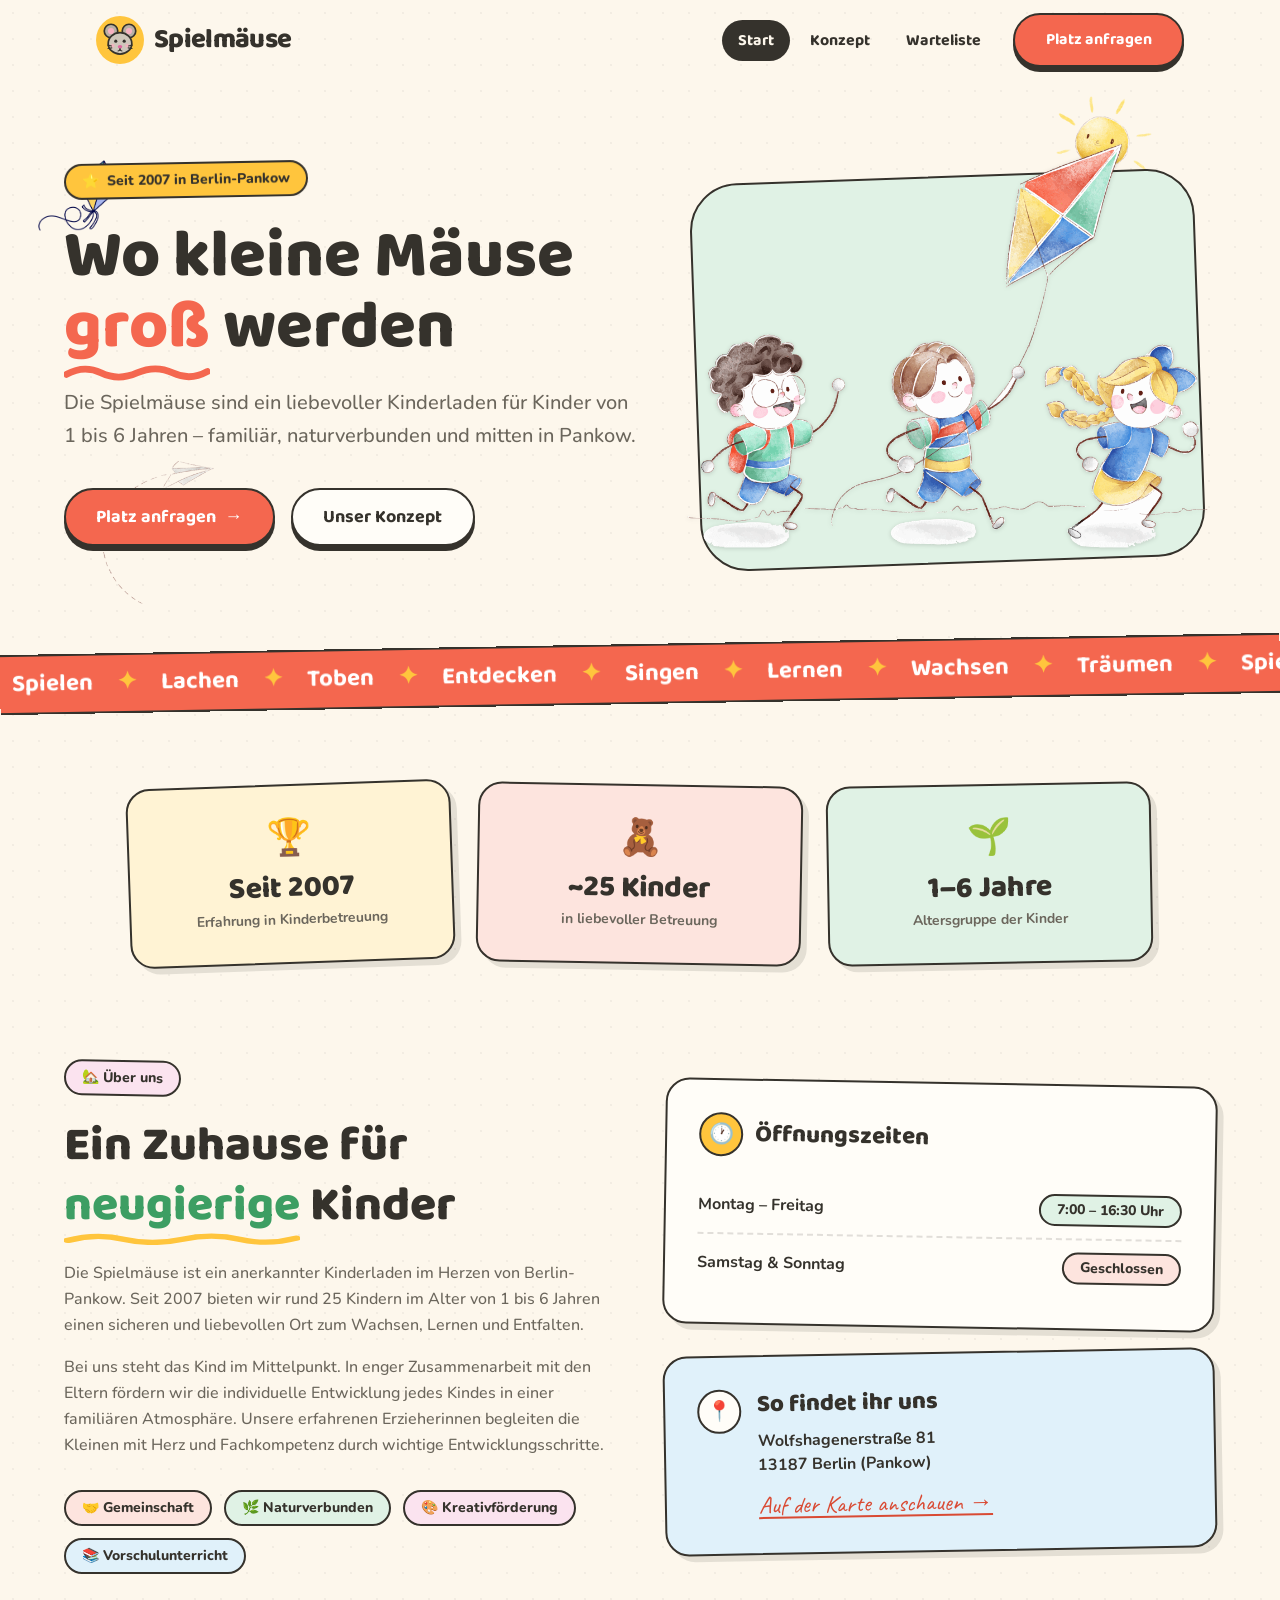
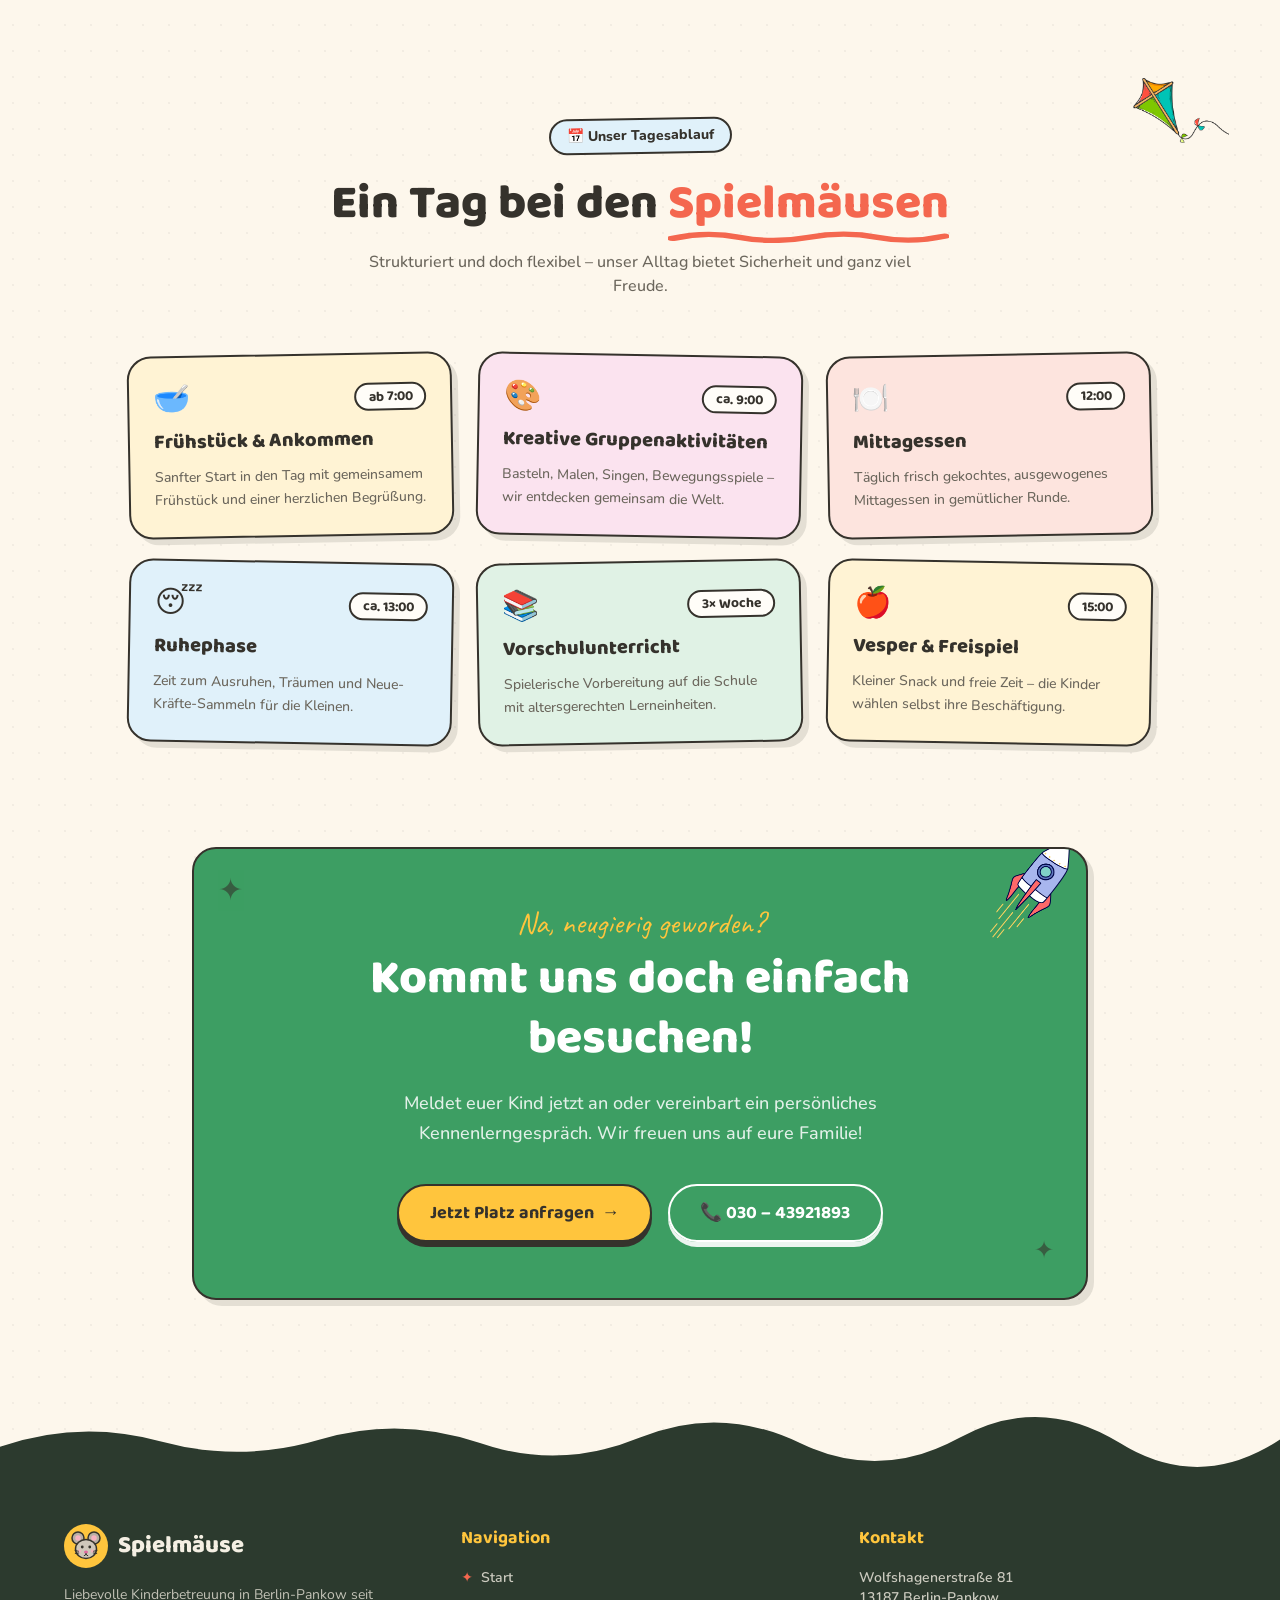
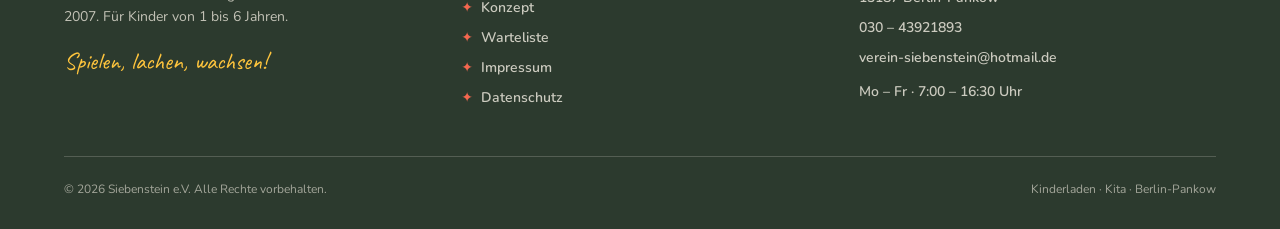
<file: index.html>
<!DOCTYPE html><html lang="de"><head><meta charset="utf-8"><meta name="viewport" content="width=device-width, initial-scale=1"><title>Spielmäuse – KiTa in Berlin-Pankow</title><meta name="description" content="Spielmäuse – Ihre Kindertagesstätte in Berlin-Pankow seit 2007. Liebevolle Betreuung für Kinder von 1 bis 6 Jahren, Mo–Fr 7–16:30 Uhr."><meta name="robots" content="index, follow"><link rel="canonical" href="https://xn--spielmuse-02a.de/"><meta property="og:title" content="Spielmäuse – KiTa in Berlin-Pankow"><meta property="og:description" content="Spielmäuse – Ihre Kindertagesstätte in Berlin-Pankow seit 2007. Liebevolle Betreuung für Kinder von 1 bis 6 Jahren, Mo–Fr 7–16:30 Uhr."><meta property="og:type" content="website"><meta property="og:url" content="https://xn--spielmuse-02a.de/"><meta property="og:locale" content="de_DE"><meta property="og:site_name" content="Spielmäuse"><meta property="og:image" content="https://xn--spielmuse-02a.de/img/main-banner1.jpg"><meta property="og:image:alt" content="Spielmäuse – KiTa in Berlin-Pankow"><meta property="og:image:width" content="1200"><meta property="og:image:height" content="630"><meta name="twitter:card" content="summary_large_image"><meta name="twitter:title" content="Spielmäuse – KiTa in Berlin-Pankow"><meta name="twitter:description" content="Spielmäuse – Ihre Kindertagesstätte in Berlin-Pankow seit 2007. Liebevolle Betreuung für Kinder von 1 bis 6 Jahren, Mo–Fr 7–16:30 Uhr."><meta name="twitter:image" content="https://xn--spielmuse-02a.de/img/main-banner1.jpg"><link rel="icon" href="/favicon.ico" sizes="any"><link rel="icon" type="image/svg+xml" href="/favicon.svg"><link rel="apple-touch-icon" href="/apple-touch-icon.png"><script type="application/ld+json">{"@context":"https://schema.org","@type":"ChildCare","name":"Spielmäuse","legalName":"Siebenstein e.V.","description":"Liebevolle Kindertagesstätte in Berlin-Pankow für Kinder von 1 bis 6 Jahren. Seit 2007 betreuen wir rund 25 Kinder in einer familiären Atmosphäre mit individuellem pädagogischen Konzept.","url":"https://spielmäuse.de","telephone":"+493043921893","email":"verein-siebenstein@hotmail.de","foundingDate":"2007","address":{"@type":"PostalAddress","streetAddress":"Wolfshagenerstraße 81","postalCode":"13187","addressLocality":"Berlin","addressRegion":"Berlin","addressCountry":"DE"},"geo":{"@type":"GeoCoordinates","latitude":52.5746,"longitude":13.4204},"openingHoursSpecification":[{"@type":"OpeningHoursSpecification","dayOfWeek":["Monday","Tuesday","Wednesday","Thursday","Friday"],"opens":"07:00","closes":"16:30"}],"audience":{"@type":"PeopleAudience","suggestedMinAge":1,"suggestedMaxAge":6},"areaServed":{"@type":"City","name":"Berlin"},"inLanguage":"de"}</script><link rel="stylesheet" href="/_astro/layout.Ca9lX5-N.css"></head><body><header id="site-header" class="fixed top-0 right-0 left-0 z-50 bg-transparent transition-all duration-300"><nav class="mx-auto max-w-6xl px-4 sm:px-6 lg:px-8"><div class="flex h-16 items-center justify-between md:h-20"><!-- Logo --><a href="/" class="group flex items-center gap-2.5" aria-label="Spielmäuse – Startseite"><span class="flex h-11 w-11 items-center justify-center rounded-full transition-transform duration-300 group-hover:-rotate-6 md:h-12 md:w-12" style="background: var(--color-sun)"><!-- Handgezeichnete Spielmaus --><svg class="h-8 w-8 md:h-9 md:w-9" viewBox="0 0 64 64" fill="none" xmlns="http://www.w3.org/2000/svg" aria-hidden="true"><!-- Ohren --><circle cx="16" cy="16" r="12" fill="#b9b0a4" stroke="#35322c" stroke-width="3"></circle><circle cx="48" cy="16" r="12" fill="#b9b0a4" stroke="#35322c" stroke-width="3"></circle><circle cx="16" cy="16" r="5.5" fill="#f7b2c1"></circle><circle cx="48" cy="16" r="5.5" fill="#f7b2c1"></circle><!-- Kopf --><ellipse cx="32" cy="38" rx="21" ry="19" fill="#cfc7bb" stroke="#35322c" stroke-width="3"></ellipse><!-- Augen --><circle cx="24.5" cy="34" r="2.8" fill="#35322c"></circle><circle cx="39.5" cy="34" r="2.8" fill="#35322c"></circle><!-- Wangen --><circle cx="19" cy="42" r="3.5" fill="#f7b2c1" opacity="0.8"></circle><circle cx="45" cy="42" r="3.5" fill="#f7b2c1" opacity="0.8"></circle><!-- Nase + Mund --><ellipse cx="32" cy="44" rx="4" ry="3.2" fill="#e0679e"></ellipse><path d="M32 47.5 Q 32 51 28.5 51.5" stroke="#35322c" stroke-width="2" stroke-linecap="round"></path><path d="M32 47.5 Q 32 51 35.5 51.5" stroke="#35322c" stroke-width="2" stroke-linecap="round"></path><!-- Schnurrhaare --><path d="M10 41 L 17 42.5 M10.5 47 L 17.5 46" stroke="#35322c" stroke-width="1.8" stroke-linecap="round"></path><path d="M54 41 L 47 42.5 M53.5 47 L 46.5 46" stroke="#35322c" stroke-width="1.8" stroke-linecap="round"></path></svg></span><span class="font-display text-2xl font-extrabold tracking-tight md:text-[1.7rem]" style="color: var(--color-ink)">Spielmäuse</span></a><!-- Desktop Nav --><ul class="hidden items-center gap-1 md:flex"><li><a href="/" class="font-display rounded-full px-4 py-2 text-base font-bold transition-all duration-200" style="background: var(--color-ink); color: var(--color-cream)">Start</a></li><li><a href="/konzept" class="font-display rounded-full px-4 py-2 text-base font-bold transition-all duration-200 hover:bg-(--color-sun-soft)" style="color: var(--color-ink)">Konzept</a></li><li><a href="/warteliste" class="font-display rounded-full px-4 py-2 text-base font-bold transition-all duration-200 hover:bg-(--color-sun-soft)" style="color: var(--color-ink)">Warteliste</a></li><li><a href="/warteliste" class="btn-pop ml-3 px-5 py-2 text-base text-white" style="background: var(--color-coral)">Platz anfragen</a></li></ul><!-- Mobile toggle --><button id="menu-toggle" class="flex h-11 w-11 items-center justify-center rounded-full border-2 transition-colors md:hidden" style="border-color: var(--color-ink); background: var(--color-paper)" aria-label="Menü öffnen" aria-expanded="false"><div class="flex w-5 flex-col gap-[5px]"><span id="bar1" class="block h-[2.5px] rounded-full transition-all duration-300" style="background: var(--color-ink)"></span><span id="bar2" class="block h-[2.5px] rounded-full transition-all duration-300" style="background: var(--color-ink)"></span><span id="bar3" class="block h-[2.5px] rounded-full transition-all duration-300" style="background: var(--color-ink)"></span></div></button></div><!-- Mobile Menu --><div id="mobile-menu" class="sticker mt-2 mb-4 hidden px-4 py-4 md:hidden"><ul class="flex flex-col gap-1"><li><a href="/" class="font-display block rounded-xl px-4 py-3 text-lg font-bold transition-colors" style="background: var(--color-sun-soft); color: var(--color-ink)">Start</a></li><li><a href="/konzept" class="font-display block rounded-xl px-4 py-3 text-lg font-bold transition-colors" style="color: var(--color-ink)">Konzept</a></li><li><a href="/warteliste" class="font-display block rounded-xl px-4 py-3 text-lg font-bold transition-colors" style="color: var(--color-ink)">Warteliste</a></li><li class="mt-2"><a href="/warteliste" class="btn-pop block w-full text-center text-white" style="background: var(--color-coral)">Platz anfragen</a></li></ul></div></nav></header><script type="module">var e=document.getElementById(`site-header`),t=document.getElementById(`menu-toggle`),n=document.getElementById(`mobile-menu`),r=[document.getElementById(`bar1`),document.getElementById(`bar2`),document.getElementById(`bar3`)],i=()=>{e&&(window.scrollY>20?(e.style.background=`rgba(253, 247, 236, 0.92)`,e.style.backdropFilter=`blur(10px)`,e.style.borderBottom=`2.5px solid var(--color-ink)`):(e.style.background=`transparent`,e.style.backdropFilter=`none`,e.style.borderBottom=`2.5px solid transparent`))};window.addEventListener(`scroll`,i,{passive:!0}),i(),t?.addEventListener(`click`,()=>{let e=n?.classList.toggle(`hidden`)===!1;t.setAttribute(`aria-expanded`,String(e)),r[0]&&r[1]&&r[2]&&(r[0].style.transform=e?`translateY(7.5px) rotate(45deg)`:``,r[1].style.opacity=e?`0`:`1`,r[2].style.transform=e?`translateY(-7.5px) rotate(-45deg)`:``)});</script><main><section class="relative overflow-hidden px-4 pt-28 pb-12 sm:px-6 md:pt-36 md:pb-20"><!-- Deko: Sonne, Drachen, Papierflieger --><img src="/img/kindergarten-shape/k-shape13.png" alt="" class="wiggle pointer-events-none absolute top-20 right-[6%] w-16 select-none sm:top-24 sm:w-24 md:right-[10%]" loading="eager"><img src="/img/kite1.png" alt="" class="float-soft pointer-events-none absolute top-40 left-[3%] hidden w-20 select-none md:block" style="--float-rot: -8deg"><img src="/img/kindergarten-shape/k-shape11.png" alt="" class="float-soft float-soft--slow pointer-events-none absolute bottom-10 left-[8%] hidden w-28 opacity-70 select-none lg:block"><div class="mx-auto grid max-w-6xl items-center gap-10 lg:grid-cols-[1.1fr_1fr] lg:gap-6"><div class="text-center lg:text-left"><div class="pop-in sticker-flat inline-flex -rotate-1 items-center gap-2 rounded-full px-4 py-1.5 text-sm font-extrabold" style="--pop-delay: 0s; background: var(--color-sun)"><span>⭐</span><span>Seit 2007 in Berlin-Pankow</span></div><h1 class="font-display pop-in mt-6 text-[2.6rem] leading-[1.05] font-extrabold sm:text-6xl lg:text-[4.2rem]" style="--pop-delay: 0.1s; color: var(--color-ink)">Wo kleine Mäuse<br><span class="squiggle" style="color: var(--color-coral)">groß</span> werden</h1><p class="pop-in mx-auto mt-6 max-w-xl text-lg leading-relaxed font-medium sm:text-xl lg:mx-0" style="--pop-delay: 0.2s; color: var(--color-ink-soft)">Die Spielmäuse sind ein liebevoller Kinderladen für Kinder von 1 bis 6 Jahren – familiär, naturverbunden und mitten in Pankow.</p><div class="pop-in mt-9 flex flex-col items-center justify-center gap-4 sm:flex-row lg:justify-start" style="--pop-delay: 0.3s"><a href="/warteliste" class="btn-pop text-lg text-white" style="background: var(--color-coral)">Platz anfragen<span aria-hidden="true">→</span></a><a href="/konzept" class="btn-pop text-lg" style="background: var(--color-paper); color: var(--color-ink)">Unser Konzept</a></div></div><!-- Aquarell-Kinder mit Drachen --><div class="pop-in relative mx-auto w-full max-w-md lg:max-w-none" style="--pop-delay: 0.25s"><div class="absolute inset-x-4 bottom-0 top-8 -z-10 rounded-[3rem] -rotate-2" style="background: var(--color-leaf-soft); border: 2.5px solid var(--color-ink)"></div><img src="/img/kids-with-kite.png" alt="Drei gezeichnete Kinder lassen gemeinsam einen bunten Drachen steigen" class="relative w-full px-2 pb-4 drop-shadow-sm" loading="eager" fetchpriority="high"></div></div></section><div class="-rotate-1 overflow-hidden border-y-[2.5px] py-3" style="background: var(--color-coral); border-color: var(--color-ink)" aria-hidden="true"><div class="marquee-track"><div class="flex shrink-0 items-center"><span class="font-display flex items-center gap-6 px-3 text-xl font-bold text-white sm:text-2xl">Spielen <span style="color: var(--color-sun)">✦</span></span><span class="font-display flex items-center gap-6 px-3 text-xl font-bold text-white sm:text-2xl">Lachen <span style="color: var(--color-sun)">✦</span></span><span class="font-display flex items-center gap-6 px-3 text-xl font-bold text-white sm:text-2xl">Toben <span style="color: var(--color-sun)">✦</span></span><span class="font-display flex items-center gap-6 px-3 text-xl font-bold text-white sm:text-2xl">Entdecken <span style="color: var(--color-sun)">✦</span></span><span class="font-display flex items-center gap-6 px-3 text-xl font-bold text-white sm:text-2xl">Singen <span style="color: var(--color-sun)">✦</span></span><span class="font-display flex items-center gap-6 px-3 text-xl font-bold text-white sm:text-2xl">Lernen <span style="color: var(--color-sun)">✦</span></span><span class="font-display flex items-center gap-6 px-3 text-xl font-bold text-white sm:text-2xl">Wachsen <span style="color: var(--color-sun)">✦</span></span><span class="font-display flex items-center gap-6 px-3 text-xl font-bold text-white sm:text-2xl">Träumen <span style="color: var(--color-sun)">✦</span></span></div><div class="flex shrink-0 items-center"><span class="font-display flex items-center gap-6 px-3 text-xl font-bold text-white sm:text-2xl">Spielen <span style="color: var(--color-sun)">✦</span></span><span class="font-display flex items-center gap-6 px-3 text-xl font-bold text-white sm:text-2xl">Lachen <span style="color: var(--color-sun)">✦</span></span><span class="font-display flex items-center gap-6 px-3 text-xl font-bold text-white sm:text-2xl">Toben <span style="color: var(--color-sun)">✦</span></span><span class="font-display flex items-center gap-6 px-3 text-xl font-bold text-white sm:text-2xl">Entdecken <span style="color: var(--color-sun)">✦</span></span><span class="font-display flex items-center gap-6 px-3 text-xl font-bold text-white sm:text-2xl">Singen <span style="color: var(--color-sun)">✦</span></span><span class="font-display flex items-center gap-6 px-3 text-xl font-bold text-white sm:text-2xl">Lernen <span style="color: var(--color-sun)">✦</span></span><span class="font-display flex items-center gap-6 px-3 text-xl font-bold text-white sm:text-2xl">Wachsen <span style="color: var(--color-sun)">✦</span></span><span class="font-display flex items-center gap-6 px-3 text-xl font-bold text-white sm:text-2xl">Träumen <span style="color: var(--color-sun)">✦</span></span></div><div class="flex shrink-0 items-center"><span class="font-display flex items-center gap-6 px-3 text-xl font-bold text-white sm:text-2xl">Spielen <span style="color: var(--color-sun)">✦</span></span><span class="font-display flex items-center gap-6 px-3 text-xl font-bold text-white sm:text-2xl">Lachen <span style="color: var(--color-sun)">✦</span></span><span class="font-display flex items-center gap-6 px-3 text-xl font-bold text-white sm:text-2xl">Toben <span style="color: var(--color-sun)">✦</span></span><span class="font-display flex items-center gap-6 px-3 text-xl font-bold text-white sm:text-2xl">Entdecken <span style="color: var(--color-sun)">✦</span></span><span class="font-display flex items-center gap-6 px-3 text-xl font-bold text-white sm:text-2xl">Singen <span style="color: var(--color-sun)">✦</span></span><span class="font-display flex items-center gap-6 px-3 text-xl font-bold text-white sm:text-2xl">Lernen <span style="color: var(--color-sun)">✦</span></span><span class="font-display flex items-center gap-6 px-3 text-xl font-bold text-white sm:text-2xl">Wachsen <span style="color: var(--color-sun)">✦</span></span><span class="font-display flex items-center gap-6 px-3 text-xl font-bold text-white sm:text-2xl">Träumen <span style="color: var(--color-sun)">✦</span></span></div><div class="flex shrink-0 items-center"><span class="font-display flex items-center gap-6 px-3 text-xl font-bold text-white sm:text-2xl">Spielen <span style="color: var(--color-sun)">✦</span></span><span class="font-display flex items-center gap-6 px-3 text-xl font-bold text-white sm:text-2xl">Lachen <span style="color: var(--color-sun)">✦</span></span><span class="font-display flex items-center gap-6 px-3 text-xl font-bold text-white sm:text-2xl">Toben <span style="color: var(--color-sun)">✦</span></span><span class="font-display flex items-center gap-6 px-3 text-xl font-bold text-white sm:text-2xl">Entdecken <span style="color: var(--color-sun)">✦</span></span><span class="font-display flex items-center gap-6 px-3 text-xl font-bold text-white sm:text-2xl">Singen <span style="color: var(--color-sun)">✦</span></span><span class="font-display flex items-center gap-6 px-3 text-xl font-bold text-white sm:text-2xl">Lernen <span style="color: var(--color-sun)">✦</span></span><span class="font-display flex items-center gap-6 px-3 text-xl font-bold text-white sm:text-2xl">Wachsen <span style="color: var(--color-sun)">✦</span></span><span class="font-display flex items-center gap-6 px-3 text-xl font-bold text-white sm:text-2xl">Träumen <span style="color: var(--color-sun)">✦</span></span></div><div class="flex shrink-0 items-center"><span class="font-display flex items-center gap-6 px-3 text-xl font-bold text-white sm:text-2xl">Spielen <span style="color: var(--color-sun)">✦</span></span><span class="font-display flex items-center gap-6 px-3 text-xl font-bold text-white sm:text-2xl">Lachen <span style="color: var(--color-sun)">✦</span></span><span class="font-display flex items-center gap-6 px-3 text-xl font-bold text-white sm:text-2xl">Toben <span style="color: var(--color-sun)">✦</span></span><span class="font-display flex items-center gap-6 px-3 text-xl font-bold text-white sm:text-2xl">Entdecken <span style="color: var(--color-sun)">✦</span></span><span class="font-display flex items-center gap-6 px-3 text-xl font-bold text-white sm:text-2xl">Singen <span style="color: var(--color-sun)">✦</span></span><span class="font-display flex items-center gap-6 px-3 text-xl font-bold text-white sm:text-2xl">Lernen <span style="color: var(--color-sun)">✦</span></span><span class="font-display flex items-center gap-6 px-3 text-xl font-bold text-white sm:text-2xl">Wachsen <span style="color: var(--color-sun)">✦</span></span><span class="font-display flex items-center gap-6 px-3 text-xl font-bold text-white sm:text-2xl">Träumen <span style="color: var(--color-sun)">✦</span></span></div><div class="flex shrink-0 items-center"><span class="font-display flex items-center gap-6 px-3 text-xl font-bold text-white sm:text-2xl">Spielen <span style="color: var(--color-sun)">✦</span></span><span class="font-display flex items-center gap-6 px-3 text-xl font-bold text-white sm:text-2xl">Lachen <span style="color: var(--color-sun)">✦</span></span><span class="font-display flex items-center gap-6 px-3 text-xl font-bold text-white sm:text-2xl">Toben <span style="color: var(--color-sun)">✦</span></span><span class="font-display flex items-center gap-6 px-3 text-xl font-bold text-white sm:text-2xl">Entdecken <span style="color: var(--color-sun)">✦</span></span><span class="font-display flex items-center gap-6 px-3 text-xl font-bold text-white sm:text-2xl">Singen <span style="color: var(--color-sun)">✦</span></span><span class="font-display flex items-center gap-6 px-3 text-xl font-bold text-white sm:text-2xl">Lernen <span style="color: var(--color-sun)">✦</span></span><span class="font-display flex items-center gap-6 px-3 text-xl font-bold text-white sm:text-2xl">Wachsen <span style="color: var(--color-sun)">✦</span></span><span class="font-display flex items-center gap-6 px-3 text-xl font-bold text-white sm:text-2xl">Träumen <span style="color: var(--color-sun)">✦</span></span></div></div></div><section class="px-4 pt-20 pb-8 sm:px-6"><div class="mx-auto grid max-w-5xl grid-cols-1 gap-6 sm:grid-cols-3"><div class="sticker reveal -rotate-2 p-8 text-center transition-transform duration-300 hover:rotate-0" style="background: var(--color-sun-soft); --reveal-delay: 0s"><div class="mb-3 text-4xl">🏆</div><div class="font-display text-3xl font-extrabold" style="color: var(--color-ink)">Seit 2007</div><div class="mt-1 text-sm font-bold" style="color: var(--color-ink-soft)">Erfahrung in Kinderbetreuung</div></div><div class="sticker reveal rotate-1 p-8 text-center transition-transform duration-300 hover:rotate-0" style="background: var(--color-coral-soft); --reveal-delay: 0.12s"><div class="mb-3 text-4xl">🧸</div><div class="font-display text-3xl font-extrabold" style="color: var(--color-ink)">~25 Kinder</div><div class="mt-1 text-sm font-bold" style="color: var(--color-ink-soft)">in liebevoller Betreuung</div></div><div class="sticker reveal -rotate-1 p-8 text-center transition-transform duration-300 hover:rotate-0" style="background: var(--color-leaf-soft); --reveal-delay: 0.24s"><div class="mb-3 text-4xl">🌱</div><div class="font-display text-3xl font-extrabold" style="color: var(--color-ink)">1–6 Jahre</div><div class="mt-1 text-sm font-bold" style="color: var(--color-ink-soft)">Altersgruppe der Kinder</div></div></div></section><section class="px-4 py-16 sm:px-6"><div class="mx-auto max-w-6xl"><div class="grid grid-cols-1 items-center gap-12 lg:grid-cols-2"><div class="reveal"><span class="sticker-flat inline-flex rotate-1 items-center gap-2 rounded-full px-4 py-1.5 text-sm font-extrabold" style="background: var(--color-berry-soft)">🏡 Über uns</span><h2 class="font-display mt-5 text-4xl leading-tight font-extrabold sm:text-5xl" style="color: var(--color-ink)">Ein Zuhause für<br><span class="squiggle squiggle--sun" style="color: var(--color-leaf)">neugierige</span> Kinder</h2><p class="mt-6 text-base leading-relaxed font-medium" style="color: var(--color-ink-soft)">Die Spielmäuse ist ein anerkannter Kinderladen im Herzen von Berlin-Pankow. Seit 2007 bieten wir rund 25 Kindern im Alter von 1 bis 6 Jahren einen sicheren und liebevollen Ort zum Wachsen, Lernen und Entfalten.</p><p class="mt-4 text-base leading-relaxed font-medium" style="color: var(--color-ink-soft)">Bei uns steht das Kind im Mittelpunkt. In enger Zusammenarbeit mit den Eltern fördern wir die individuelle Entwicklung jedes Kindes in einer familiären Atmosphäre. Unsere erfahrenen Erzieherinnen begleiten die Kleinen mit Herz und Fachkompetenz durch wichtige Entwicklungsschritte.</p><div class="mt-8 flex flex-wrap gap-3"><span class="rounded-full border-2 px-4 py-1.5 text-sm font-extrabold" style="background: var(--color-coral-soft); border-color: var(--color-ink); color: var(--color-ink)">🤝 Gemeinschaft</span><span class="rounded-full border-2 px-4 py-1.5 text-sm font-extrabold" style="background: var(--color-leaf-soft); border-color: var(--color-ink); color: var(--color-ink)">🌿 Naturverbunden</span><span class="rounded-full border-2 px-4 py-1.5 text-sm font-extrabold" style="background: var(--color-berry-soft); border-color: var(--color-ink); color: var(--color-ink)">🎨 Kreativförderung</span><span class="rounded-full border-2 px-4 py-1.5 text-sm font-extrabold" style="background: var(--color-sky-soft); border-color: var(--color-ink); color: var(--color-ink)">📚 Vorschulunterricht</span></div></div><div class="flex flex-col gap-6"><div class="sticker reveal rotate-1 p-7 sm:p-8" style="--reveal-delay: 0.1s"><div class="mb-5 flex items-center gap-3"><span class="flex h-11 w-11 items-center justify-center rounded-full border-2 text-xl" style="background: var(--color-sun); border-color: var(--color-ink)">🕐</span><h3 class="font-display text-2xl font-extrabold" style="color: var(--color-ink)">Öffnungszeiten</h3></div><div class="flex items-center justify-between gap-3 border-b-2 border-dashed py-3" style="border-color: rgba(53,50,44,0.15)"><span class="font-bold" style="color: var(--color-ink)">Montag – Freitag</span><span class="rounded-full border-2 px-4 py-1 text-sm font-extrabold whitespace-nowrap" style="background: var(--color-leaf-soft); border-color: var(--color-ink); color: var(--color-ink)">7:00 – 16:30 Uhr</span></div><div class="flex items-center justify-between gap-3 py-3"><span class="font-bold" style="color: var(--color-ink)">Samstag & Sonntag</span><span class="rounded-full border-2 px-4 py-1 text-sm font-extrabold whitespace-nowrap" style="background: var(--color-coral-soft); border-color: var(--color-ink); color: var(--color-ink)">Geschlossen</span></div></div><div class="sticker reveal -rotate-1 p-7 sm:p-8" style="--reveal-delay: 0.2s; background: var(--color-sky-soft)"><div class="flex items-start gap-4"><span class="flex h-11 w-11 flex-shrink-0 items-center justify-center rounded-full border-2 text-xl" style="background: var(--color-paper); border-color: var(--color-ink)">📍</span><div><h3 class="font-display text-2xl font-extrabold" style="color: var(--color-ink)">So findet ihr uns</h3><p class="mt-2 font-bold" style="color: var(--color-ink)">Wolfshagenerstraße 81<br>13187 Berlin (Pankow)</p><a href="https://maps.google.com/?q=Wolfshagenerstraße+81,+13187+Berlin" target="_blank" rel="noopener" class="font-hand mt-3 inline-flex items-center gap-1 text-2xl underline decoration-2 underline-offset-4" style="color: var(--color-coral-dark)">Auf der Karte anschauen →</a></div></div></div></div></div></div></section><section class="relative px-4 py-20 sm:px-6"><img src="/img/kindergarten-shape/k-shape15.png" alt="" class="float-soft pointer-events-none absolute top-10 right-[4%] hidden w-24 select-none lg:block" style="--float-rot: 6deg"><div class="mx-auto max-w-5xl"><div class="reveal mb-14 text-center"><span class="sticker-flat inline-flex -rotate-1 items-center gap-2 rounded-full px-4 py-1.5 text-sm font-extrabold" style="background: var(--color-sky-soft)">📅 Unser Tagesablauf</span><h2 class="font-display mt-5 text-4xl leading-tight font-extrabold sm:text-5xl" style="color: var(--color-ink)">Ein Tag bei den <span class="squiggle" style="color: var(--color-coral)">Spielmäusen</span></h2><p class="mx-auto mt-4 max-w-xl text-base font-medium" style="color: var(--color-ink-soft)">Strukturiert und doch flexibel – unser Alltag bietet Sicherheit und ganz viel Freude.</p></div><div class="grid grid-cols-1 gap-6 sm:grid-cols-2 lg:grid-cols-3"><div class="sticker reveal flex flex-col gap-3 p-6 transition-transform duration-300 hover:-translate-y-1.5 -rotate-1 hover:rotate-0" style="background: var(--color-sun-soft); --reveal-delay: 0s"><div class="flex items-center justify-between"><span class="text-3xl">🥣</span><span class="font-display rounded-full border-2 px-3 py-0.5 text-sm font-bold" style="background: var(--color-paper); border-color: var(--color-ink); color: var(--color-ink)">ab 7:00</span></div><h3 class="font-display text-xl leading-tight font-extrabold" style="color: var(--color-ink)">Frühstück &amp; Ankommen</h3><p class="text-sm leading-relaxed font-medium" style="color: var(--color-ink-soft)">Sanfter Start in den Tag mit gemeinsamem Frühstück und einer herzlichen Begrüßung.</p></div><div class="sticker reveal flex flex-col gap-3 p-6 transition-transform duration-300 hover:-translate-y-1.5 rotate-1 hover:rotate-0" style="background: var(--color-berry-soft); --reveal-delay: 0.12s"><div class="flex items-center justify-between"><span class="text-3xl">🎨</span><span class="font-display rounded-full border-2 px-3 py-0.5 text-sm font-bold" style="background: var(--color-paper); border-color: var(--color-ink); color: var(--color-ink)">ca. 9:00</span></div><h3 class="font-display text-xl leading-tight font-extrabold" style="color: var(--color-ink)">Kreative Gruppenaktivitäten</h3><p class="text-sm leading-relaxed font-medium" style="color: var(--color-ink-soft)">Basteln, Malen, Singen, Bewegungsspiele – wir entdecken gemeinsam die Welt.</p></div><div class="sticker reveal flex flex-col gap-3 p-6 transition-transform duration-300 hover:-translate-y-1.5 -rotate-1 hover:rotate-0" style="background: var(--color-coral-soft); --reveal-delay: 0.24s"><div class="flex items-center justify-between"><span class="text-3xl">🍽️</span><span class="font-display rounded-full border-2 px-3 py-0.5 text-sm font-bold" style="background: var(--color-paper); border-color: var(--color-ink); color: var(--color-ink)">12:00</span></div><h3 class="font-display text-xl leading-tight font-extrabold" style="color: var(--color-ink)">Mittagessen</h3><p class="text-sm leading-relaxed font-medium" style="color: var(--color-ink-soft)">Täglich frisch gekochtes, ausgewogenes Mittagessen in gemütlicher Runde.</p></div><div class="sticker reveal flex flex-col gap-3 p-6 transition-transform duration-300 hover:-translate-y-1.5 rotate-1 hover:rotate-0" style="background: var(--color-sky-soft); --reveal-delay: 0s"><div class="flex items-center justify-between"><span class="text-3xl">😴</span><span class="font-display rounded-full border-2 px-3 py-0.5 text-sm font-bold" style="background: var(--color-paper); border-color: var(--color-ink); color: var(--color-ink)">ca. 13:00</span></div><h3 class="font-display text-xl leading-tight font-extrabold" style="color: var(--color-ink)">Ruhephase</h3><p class="text-sm leading-relaxed font-medium" style="color: var(--color-ink-soft)">Zeit zum Ausruhen, Träumen und Neue-Kräfte-Sammeln für die Kleinen.</p></div><div class="sticker reveal flex flex-col gap-3 p-6 transition-transform duration-300 hover:-translate-y-1.5 -rotate-1 hover:rotate-0" style="background: var(--color-leaf-soft); --reveal-delay: 0.12s"><div class="flex items-center justify-between"><span class="text-3xl">📚</span><span class="font-display rounded-full border-2 px-3 py-0.5 text-sm font-bold" style="background: var(--color-paper); border-color: var(--color-ink); color: var(--color-ink)">3× Woche</span></div><h3 class="font-display text-xl leading-tight font-extrabold" style="color: var(--color-ink)">Vorschulunterricht</h3><p class="text-sm leading-relaxed font-medium" style="color: var(--color-ink-soft)">Spielerische Vorbereitung auf die Schule mit altersgerechten Lerneinheiten.</p></div><div class="sticker reveal flex flex-col gap-3 p-6 transition-transform duration-300 hover:-translate-y-1.5 rotate-1 hover:rotate-0" style="background: var(--color-sun-soft); --reveal-delay: 0.24s"><div class="flex items-center justify-between"><span class="text-3xl">🍎</span><span class="font-display rounded-full border-2 px-3 py-0.5 text-sm font-bold" style="background: var(--color-paper); border-color: var(--color-ink); color: var(--color-ink)">15:00</span></div><h3 class="font-display text-xl leading-tight font-extrabold" style="color: var(--color-ink)">Vesper &amp; Freispiel</h3><p class="text-sm leading-relaxed font-medium" style="color: var(--color-ink-soft)">Kleiner Snack und freie Zeit – die Kinder wählen selbst ihre Beschäftigung.</p></div></div></div></section><section class="px-4 pt-6 pb-4 sm:px-6"><div class="sticker reveal relative mx-auto max-w-4xl overflow-hidden p-8 text-center sm:p-14" style="background: var(--color-leaf)"><span class="pointer-events-none absolute top-6 left-6 hidden text-3xl opacity-60 select-none sm:block" aria-hidden="true">✦</span><span class="pointer-events-none absolute right-8 bottom-8 hidden text-2xl opacity-60 select-none sm:block" aria-hidden="true">✦</span><img src="/img/kindergarten-shape/k-shape8.png" alt="" class="wiggle pointer-events-none absolute -top-2 right-4 w-16 select-none sm:w-20"><p class="font-hand text-3xl" style="color: var(--color-sun)">Na, neugierig geworden?</p><h2 class="font-display mx-auto mt-2 max-w-xl text-3xl leading-tight font-extrabold text-white sm:text-5xl">Kommt uns doch einfach besuchen!</h2><p class="mx-auto mt-5 max-w-xl text-base leading-relaxed font-medium text-white/85 sm:text-lg">Meldet euer Kind jetzt an oder vereinbart ein persönliches Kennenlerngespräch. Wir freuen uns auf eure Familie!</p><div class="mt-9 flex flex-col items-center justify-center gap-4 sm:flex-row"><a href="/warteliste" class="btn-pop text-lg" style="background: var(--color-sun); color: var(--color-ink)">Jetzt Platz anfragen<span aria-hidden="true">→</span></a><a href="tel:+493043921893" class="btn-pop btn-pop--light text-lg text-white" style="background: transparent">📞 030 – 43921893</a></div></div></section></main><footer class="mt-24"><!-- Wellen-Übergang ins Dunkle --><svg class="block w-full" viewBox="0 0 1440 70" preserveAspectRatio="none" aria-hidden="true" style="height: clamp(2rem, 5vw, 4.5rem)"><path d="M0 70 L0 38 Q 90 8 180 32 T 360 30 T 540 34 T 720 28 T 900 34 T 1080 28 T 1260 34 T 1440 30 L 1440 70 Z" fill="#2c3a2e"></path></svg><div class="px-4 pt-12 pb-8" style="background: #2c3a2e; color: #f4efe3"><div class="mx-auto grid max-w-6xl grid-cols-1 gap-10 sm:grid-cols-2 md:grid-cols-3"><div><div class="mb-4 flex items-center gap-2.5"><span class="flex h-11 w-11 items-center justify-center rounded-full" style="background: var(--color-sun)"><!-- Handgezeichnete Spielmaus --><svg class="h-8 w-8" viewBox="0 0 64 64" fill="none" xmlns="http://www.w3.org/2000/svg" aria-hidden="true"><!-- Ohren --><circle cx="16" cy="16" r="12" fill="#b9b0a4" stroke="#35322c" stroke-width="3"></circle><circle cx="48" cy="16" r="12" fill="#b9b0a4" stroke="#35322c" stroke-width="3"></circle><circle cx="16" cy="16" r="5.5" fill="#f7b2c1"></circle><circle cx="48" cy="16" r="5.5" fill="#f7b2c1"></circle><!-- Kopf --><ellipse cx="32" cy="38" rx="21" ry="19" fill="#cfc7bb" stroke="#35322c" stroke-width="3"></ellipse><!-- Augen --><circle cx="24.5" cy="34" r="2.8" fill="#35322c"></circle><circle cx="39.5" cy="34" r="2.8" fill="#35322c"></circle><!-- Wangen --><circle cx="19" cy="42" r="3.5" fill="#f7b2c1" opacity="0.8"></circle><circle cx="45" cy="42" r="3.5" fill="#f7b2c1" opacity="0.8"></circle><!-- Nase + Mund --><ellipse cx="32" cy="44" rx="4" ry="3.2" fill="#e0679e"></ellipse><path d="M32 47.5 Q 32 51 28.5 51.5" stroke="#35322c" stroke-width="2" stroke-linecap="round"></path><path d="M32 47.5 Q 32 51 35.5 51.5" stroke="#35322c" stroke-width="2" stroke-linecap="round"></path><!-- Schnurrhaare --><path d="M10 41 L 17 42.5 M10.5 47 L 17.5 46" stroke="#35322c" stroke-width="1.8" stroke-linecap="round"></path><path d="M54 41 L 47 42.5 M53.5 47 L 46.5 46" stroke="#35322c" stroke-width="1.8" stroke-linecap="round"></path></svg></span><span class="font-display text-2xl font-extrabold">Spielmäuse</span></div><p class="max-w-xs text-sm leading-relaxed" style="color: rgba(244,239,227,0.75)">Liebevolle Kinderbetreuung in Berlin-Pankow seit 2007. Für Kinder von 1 bis 6 Jahren.</p><p class="font-hand mt-4 text-2xl" style="color: var(--color-sun)">Spielen, lachen, wachsen!</p></div><div><h3 class="font-display mb-4 text-lg font-bold" style="color: var(--color-sun)">Navigation</h3><ul class="flex flex-col gap-2.5 text-sm"><li><a href="/" class="inline-flex items-center gap-2 font-semibold transition-colors hover:text-white" style="color: rgba(244,239,227,0.8)"><span aria-hidden="true" style="color: var(--color-coral)">✦</span>Start</a></li><li><a href="/konzept" class="inline-flex items-center gap-2 font-semibold transition-colors hover:text-white" style="color: rgba(244,239,227,0.8)"><span aria-hidden="true" style="color: var(--color-coral)">✦</span>Konzept</a></li><li><a href="/warteliste" class="inline-flex items-center gap-2 font-semibold transition-colors hover:text-white" style="color: rgba(244,239,227,0.8)"><span aria-hidden="true" style="color: var(--color-coral)">✦</span>Warteliste</a></li><li><a href="/impressum" class="inline-flex items-center gap-2 font-semibold transition-colors hover:text-white" style="color: rgba(244,239,227,0.8)"><span aria-hidden="true" style="color: var(--color-coral)">✦</span>Impressum</a></li><li><a href="/datenschutz" class="inline-flex items-center gap-2 font-semibold transition-colors hover:text-white" style="color: rgba(244,239,227,0.8)"><span aria-hidden="true" style="color: var(--color-coral)">✦</span>Datenschutz</a></li></ul></div><div><h3 class="font-display mb-4 text-lg font-bold" style="color: var(--color-sun)">Kontakt</h3><address class="flex flex-col gap-2.5 text-sm font-semibold not-italic" style="color: rgba(244,239,227,0.8)"><span>Wolfshagenerstraße 81<br>13187 Berlin-Pankow</span><a href="tel:+493043921893" class="transition-colors hover:text-white">030 – 43921893</a><a href="mailto:verein-siebenstein@hotmail.de" class="transition-colors hover:text-white">verein-siebenstein@hotmail.de</a><span class="mt-1">Mo – Fr · 7:00 – 16:30 Uhr</span></address></div></div><div class="mx-auto mt-12 flex max-w-6xl flex-col items-center justify-between gap-2 border-t pt-6 text-xs sm:flex-row" style="border-color: rgba(244,239,227,0.2); color: rgba(244,239,227,0.6)"><span>© 2026 Siebenstein e.V. Alle Rechte vorbehalten.</span><span>Kinderladen · Kita · Berlin-Pankow</span></div></div></footer><script type="module">var e=new IntersectionObserver(t=>{for(let n of t)n.isIntersecting&&(n.target.classList.add(`is-visible`),e.unobserve(n.target))},{threshold:.12});document.querySelectorAll(`.reveal`).forEach(t=>e.observe(t));</script></body></html>
</file>
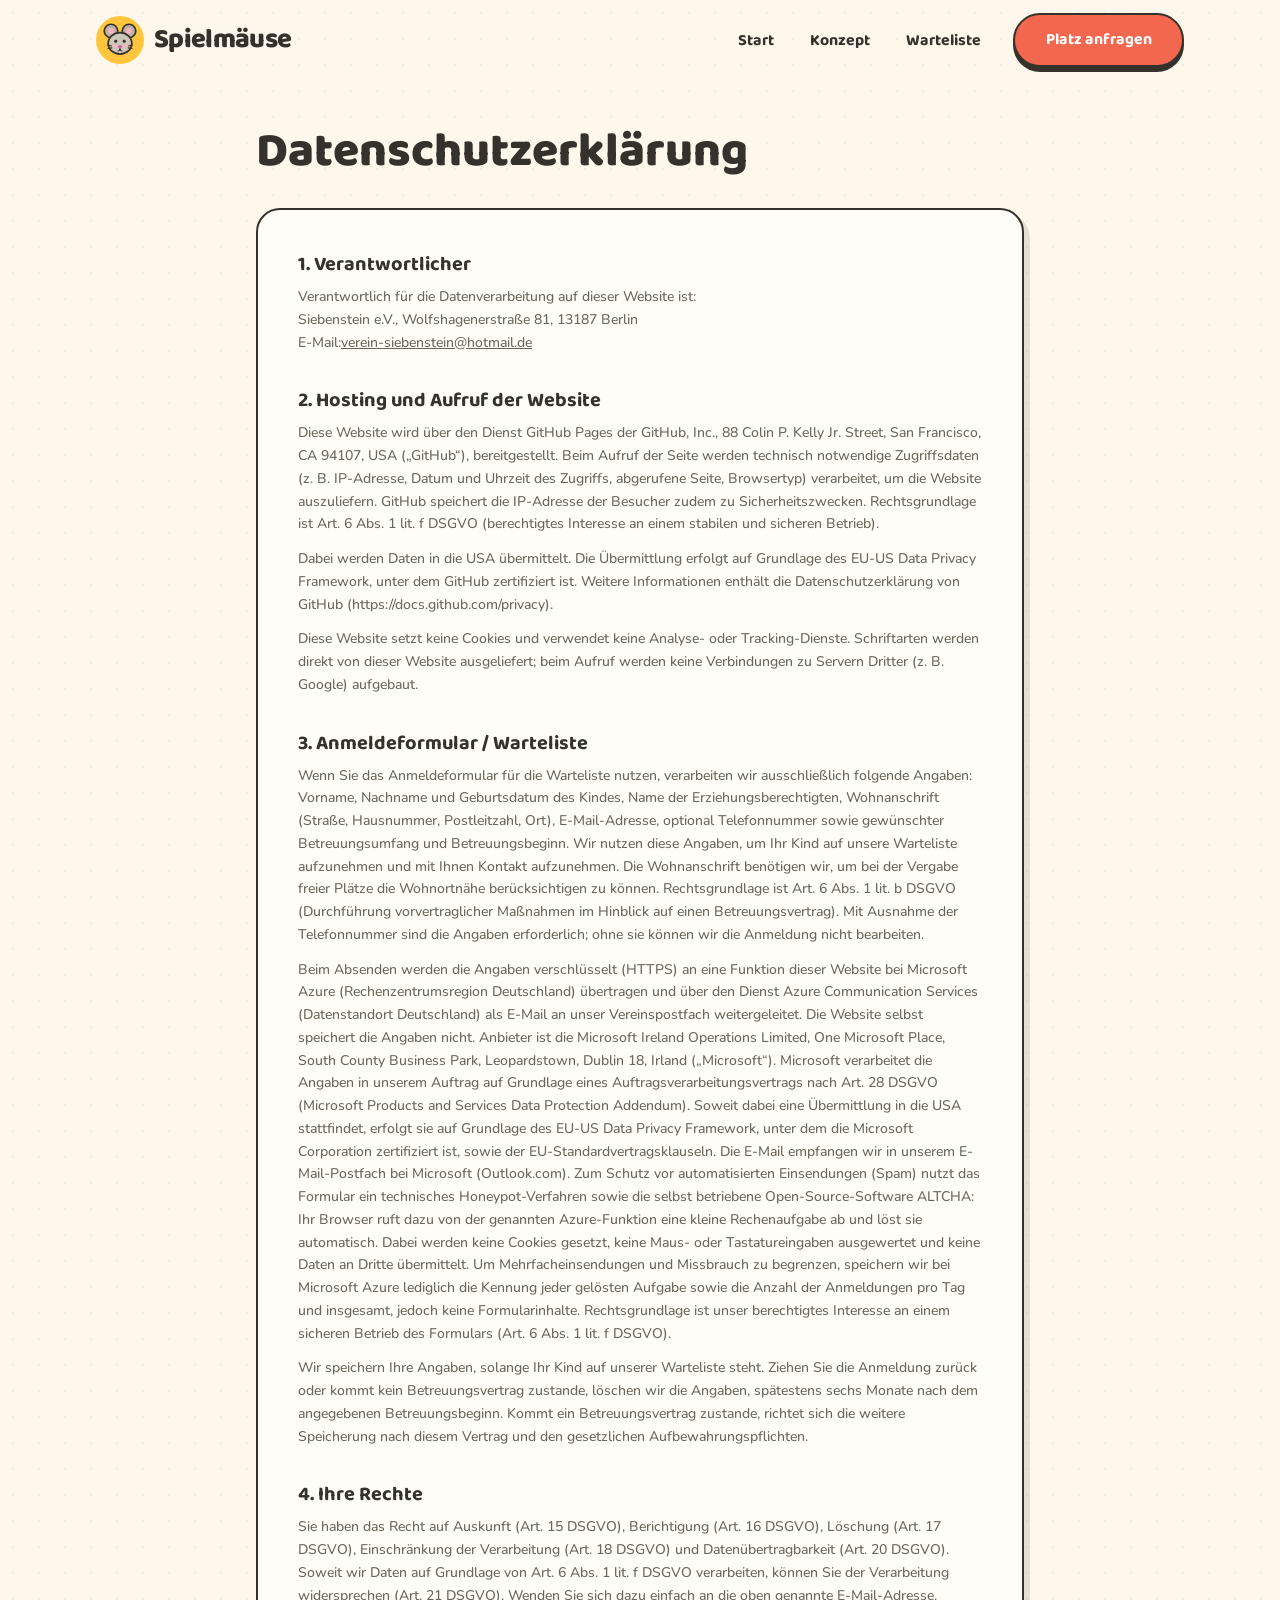
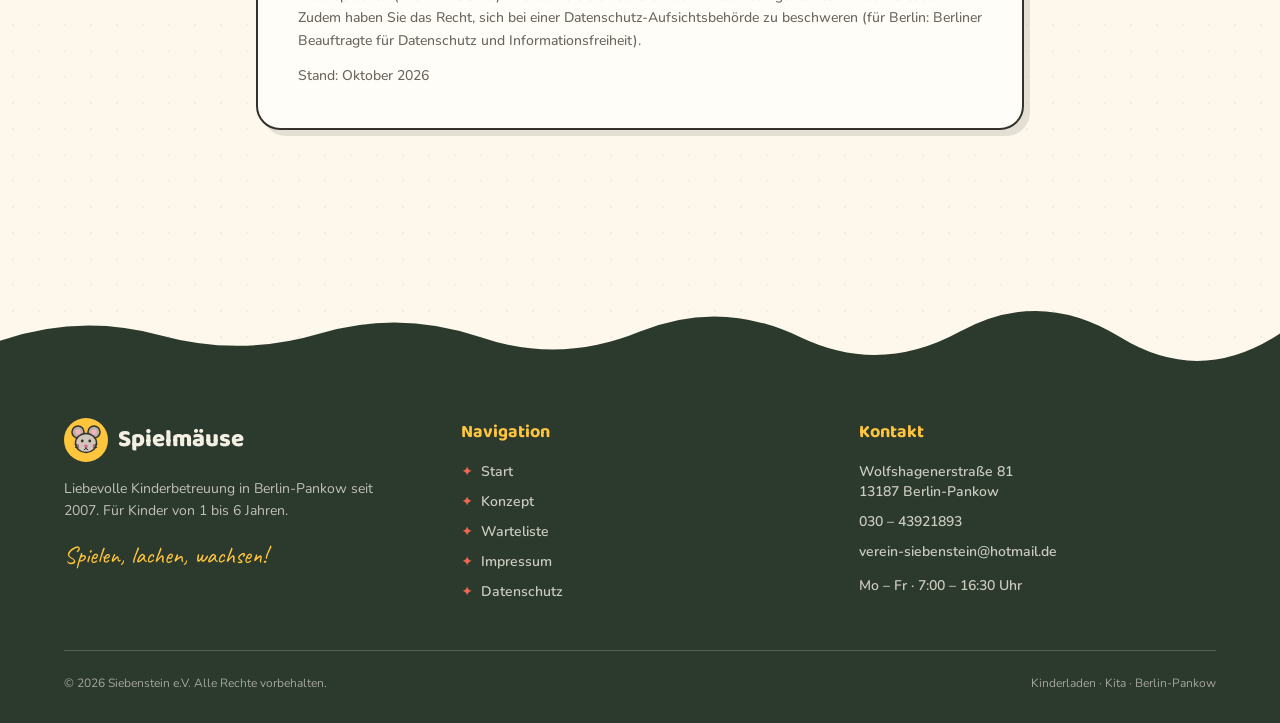
<file: datenschutz/index.html>
<!DOCTYPE html><html lang="de"><head><meta charset="utf-8"><meta name="viewport" content="width=device-width, initial-scale=1"><title>Datenschutz – Siebenstein e.V.</title><meta name="description" content="Datenschutzerklärung des Siebenstein e.V., Träger der KiTa Spielmäuse in Berlin-Pankow."><meta name="robots" content="index, follow"><link rel="canonical" href="https://xn--spielmuse-02a.de/datenschutz/"><meta property="og:title" content="Datenschutz – Siebenstein e.V."><meta property="og:description" content="Datenschutzerklärung des Siebenstein e.V., Träger der KiTa Spielmäuse in Berlin-Pankow."><meta property="og:type" content="website"><meta property="og:url" content="https://xn--spielmuse-02a.de/datenschutz/"><meta property="og:locale" content="de_DE"><meta property="og:site_name" content="Spielmäuse"><meta property="og:image" content="https://xn--spielmuse-02a.de/img/main-banner1.jpg"><meta property="og:image:alt" content="Spielmäuse – KiTa in Berlin-Pankow"><meta property="og:image:width" content="1200"><meta property="og:image:height" content="630"><meta name="twitter:card" content="summary_large_image"><meta name="twitter:title" content="Datenschutz – Siebenstein e.V."><meta name="twitter:description" content="Datenschutzerklärung des Siebenstein e.V., Träger der KiTa Spielmäuse in Berlin-Pankow."><meta name="twitter:image" content="https://xn--spielmuse-02a.de/img/main-banner1.jpg"><link rel="icon" href="/favicon.ico" sizes="any"><link rel="icon" type="image/svg+xml" href="/favicon.svg"><link rel="apple-touch-icon" href="/apple-touch-icon.png"><script type="application/ld+json">{"@context":"https://schema.org","@type":"ChildCare","name":"Spielmäuse","legalName":"Siebenstein e.V.","description":"Liebevolle Kindertagesstätte in Berlin-Pankow für Kinder von 1 bis 6 Jahren. Seit 2007 betreuen wir rund 25 Kinder in einer familiären Atmosphäre mit individuellem pädagogischen Konzept.","url":"https://spielmäuse.de","telephone":"+493043921893","email":"verein-siebenstein@hotmail.de","foundingDate":"2007","address":{"@type":"PostalAddress","streetAddress":"Wolfshagenerstraße 81","postalCode":"13187","addressLocality":"Berlin","addressRegion":"Berlin","addressCountry":"DE"},"geo":{"@type":"GeoCoordinates","latitude":52.5746,"longitude":13.4204},"openingHoursSpecification":[{"@type":"OpeningHoursSpecification","dayOfWeek":["Monday","Tuesday","Wednesday","Thursday","Friday"],"opens":"07:00","closes":"16:30"}],"audience":{"@type":"PeopleAudience","suggestedMinAge":1,"suggestedMaxAge":6},"areaServed":{"@type":"City","name":"Berlin"},"inLanguage":"de"}</script><link rel="stylesheet" href="/_astro/layout.Ca9lX5-N.css"></head><body><header id="site-header" class="fixed top-0 right-0 left-0 z-50 bg-transparent transition-all duration-300"><nav class="mx-auto max-w-6xl px-4 sm:px-6 lg:px-8"><div class="flex h-16 items-center justify-between md:h-20"><!-- Logo --><a href="/" class="group flex items-center gap-2.5" aria-label="Spielmäuse – Startseite"><span class="flex h-11 w-11 items-center justify-center rounded-full transition-transform duration-300 group-hover:-rotate-6 md:h-12 md:w-12" style="background: var(--color-sun)"><!-- Handgezeichnete Spielmaus --><svg class="h-8 w-8 md:h-9 md:w-9" viewBox="0 0 64 64" fill="none" xmlns="http://www.w3.org/2000/svg" aria-hidden="true"><!-- Ohren --><circle cx="16" cy="16" r="12" fill="#b9b0a4" stroke="#35322c" stroke-width="3"></circle><circle cx="48" cy="16" r="12" fill="#b9b0a4" stroke="#35322c" stroke-width="3"></circle><circle cx="16" cy="16" r="5.5" fill="#f7b2c1"></circle><circle cx="48" cy="16" r="5.5" fill="#f7b2c1"></circle><!-- Kopf --><ellipse cx="32" cy="38" rx="21" ry="19" fill="#cfc7bb" stroke="#35322c" stroke-width="3"></ellipse><!-- Augen --><circle cx="24.5" cy="34" r="2.8" fill="#35322c"></circle><circle cx="39.5" cy="34" r="2.8" fill="#35322c"></circle><!-- Wangen --><circle cx="19" cy="42" r="3.5" fill="#f7b2c1" opacity="0.8"></circle><circle cx="45" cy="42" r="3.5" fill="#f7b2c1" opacity="0.8"></circle><!-- Nase + Mund --><ellipse cx="32" cy="44" rx="4" ry="3.2" fill="#e0679e"></ellipse><path d="M32 47.5 Q 32 51 28.5 51.5" stroke="#35322c" stroke-width="2" stroke-linecap="round"></path><path d="M32 47.5 Q 32 51 35.5 51.5" stroke="#35322c" stroke-width="2" stroke-linecap="round"></path><!-- Schnurrhaare --><path d="M10 41 L 17 42.5 M10.5 47 L 17.5 46" stroke="#35322c" stroke-width="1.8" stroke-linecap="round"></path><path d="M54 41 L 47 42.5 M53.5 47 L 46.5 46" stroke="#35322c" stroke-width="1.8" stroke-linecap="round"></path></svg></span><span class="font-display text-2xl font-extrabold tracking-tight md:text-[1.7rem]" style="color: var(--color-ink)">Spielmäuse</span></a><!-- Desktop Nav --><ul class="hidden items-center gap-1 md:flex"><li><a href="/" class="font-display rounded-full px-4 py-2 text-base font-bold transition-all duration-200 hover:bg-(--color-sun-soft)" style="color: var(--color-ink)">Start</a></li><li><a href="/konzept" class="font-display rounded-full px-4 py-2 text-base font-bold transition-all duration-200 hover:bg-(--color-sun-soft)" style="color: var(--color-ink)">Konzept</a></li><li><a href="/warteliste" class="font-display rounded-full px-4 py-2 text-base font-bold transition-all duration-200 hover:bg-(--color-sun-soft)" style="color: var(--color-ink)">Warteliste</a></li><li><a href="/warteliste" class="btn-pop ml-3 px-5 py-2 text-base text-white" style="background: var(--color-coral)">Platz anfragen</a></li></ul><!-- Mobile toggle --><button id="menu-toggle" class="flex h-11 w-11 items-center justify-center rounded-full border-2 transition-colors md:hidden" style="border-color: var(--color-ink); background: var(--color-paper)" aria-label="Menü öffnen" aria-expanded="false"><div class="flex w-5 flex-col gap-[5px]"><span id="bar1" class="block h-[2.5px] rounded-full transition-all duration-300" style="background: var(--color-ink)"></span><span id="bar2" class="block h-[2.5px] rounded-full transition-all duration-300" style="background: var(--color-ink)"></span><span id="bar3" class="block h-[2.5px] rounded-full transition-all duration-300" style="background: var(--color-ink)"></span></div></button></div><!-- Mobile Menu --><div id="mobile-menu" class="sticker mt-2 mb-4 hidden px-4 py-4 md:hidden"><ul class="flex flex-col gap-1"><li><a href="/" class="font-display block rounded-xl px-4 py-3 text-lg font-bold transition-colors" style="color: var(--color-ink)">Start</a></li><li><a href="/konzept" class="font-display block rounded-xl px-4 py-3 text-lg font-bold transition-colors" style="color: var(--color-ink)">Konzept</a></li><li><a href="/warteliste" class="font-display block rounded-xl px-4 py-3 text-lg font-bold transition-colors" style="color: var(--color-ink)">Warteliste</a></li><li class="mt-2"><a href="/warteliste" class="btn-pop block w-full text-center text-white" style="background: var(--color-coral)">Platz anfragen</a></li></ul></div></nav></header><script type="module">var e=document.getElementById(`site-header`),t=document.getElementById(`menu-toggle`),n=document.getElementById(`mobile-menu`),r=[document.getElementById(`bar1`),document.getElementById(`bar2`),document.getElementById(`bar3`)],i=()=>{e&&(window.scrollY>20?(e.style.background=`rgba(253, 247, 236, 0.92)`,e.style.backdropFilter=`blur(10px)`,e.style.borderBottom=`2.5px solid var(--color-ink)`):(e.style.background=`transparent`,e.style.backdropFilter=`none`,e.style.borderBottom=`2.5px solid transparent`))};window.addEventListener(`scroll`,i,{passive:!0}),i(),t?.addEventListener(`click`,()=>{let e=n?.classList.toggle(`hidden`)===!1;t.setAttribute(`aria-expanded`,String(e)),r[0]&&r[1]&&r[2]&&(r[0].style.transform=e?`translateY(7.5px) rotate(45deg)`:``,r[1].style.opacity=e?`0`:`1`,r[2].style.transform=e?`translateY(-7.5px) rotate(-45deg)`:``)});</script><main><section class="px-4 pt-32 pb-20"><div class="mx-auto max-w-3xl"><h1 class="font-display mb-8 text-5xl font-extrabold" style="color: var(--color-ink)">Datenschutzerklärung</h1><div class="sticker flex flex-col gap-8 p-7 text-sm leading-relaxed font-medium sm:p-10" style="color: var(--color-ink-soft)"><div><h2 class="font-display mb-2 text-xl font-bold" style="color: var(--color-text)">1. Verantwortlicher</h2><p>Verantwortlich für die Datenverarbeitung auf dieser Website ist:<br>Siebenstein e.V., Wolfshagenerstraße 81, 13187 Berlin<br>E-Mail:<a href="mailto:verein-siebenstein@hotmail.de" class="underline">verein-siebenstein@hotmail.de</a></p></div><div><h2 class="font-display mb-2 text-xl font-bold" style="color: var(--color-text)">2. Hosting und Aufruf der Website</h2><p>Diese Website wird über den Dienst GitHub Pages der GitHub, Inc., 88 Colin P. Kelly Jr. Street, San Francisco, CA 94107, USA („GitHub“), bereitgestellt. Beim Aufruf der Seite werden technisch notwendige Zugriffsdaten (z. B. IP-Adresse, Datum und Uhrzeit des Zugriffs, abgerufene Seite, Browsertyp) verarbeitet, um die Website auszuliefern. GitHub speichert die IP-Adresse der Besucher zudem zu Sicherheitszwecken. Rechtsgrundlage ist Art. 6 Abs. 1 lit. f DSGVO (berechtigtes Interesse an einem stabilen und sicheren Betrieb).</p><p class="mt-3">Dabei werden Daten in die USA übermittelt. Die Übermittlung erfolgt auf Grundlage des EU-US Data Privacy Framework, unter dem GitHub zertifiziert ist. Weitere Informationen enthält die Datenschutzerklärung von GitHub (https://docs.github.com/privacy).</p><p class="mt-3">Diese Website setzt keine Cookies und verwendet keine Analyse- oder Tracking-Dienste. Schriftarten werden direkt von dieser Website ausgeliefert; beim Aufruf werden keine Verbindungen zu Servern Dritter (z. B. Google) aufgebaut.</p></div><div><h2 class="font-display mb-2 text-xl font-bold" style="color: var(--color-text)">3. Anmeldeformular / Warteliste</h2><p>Wenn Sie das Anmeldeformular für die Warteliste nutzen, verarbeiten wir ausschließlich folgende Angaben: Vorname, Nachname und Geburtsdatum des Kindes, Name der Erziehungsberechtigten, Wohnanschrift (Straße, Hausnummer, Postleitzahl, Ort), E-Mail-Adresse, optional Telefonnummer sowie gewünschter Betreuungsumfang und Betreuungsbeginn. Wir nutzen diese Angaben, um Ihr Kind auf unsere Warteliste aufzunehmen und mit Ihnen Kontakt aufzunehmen. Die Wohnanschrift benötigen wir, um bei der Vergabe freier Plätze die Wohnortnähe berücksichtigen zu können. Rechtsgrundlage ist Art. 6 Abs. 1 lit. b DSGVO (Durchführung vorvertraglicher Maßnahmen im Hinblick auf einen Betreuungsvertrag). Mit Ausnahme der Telefonnummer sind die Angaben erforderlich; ohne sie können wir die Anmeldung nicht bearbeiten.</p><p class="mt-3">Beim Absenden werden die Angaben verschlüsselt (HTTPS) an eine Funktion dieser Website bei Microsoft Azure (Rechenzentrumsregion Deutschland) übertragen und über den Dienst Azure Communication Services (Datenstandort Deutschland) als E-Mail an unser Vereinspostfach weitergeleitet. Die Website selbst speichert die Angaben nicht. Anbieter ist die Microsoft Ireland Operations Limited, One Microsoft Place, South County Business Park, Leopardstown, Dublin 18, Irland („Microsoft“). Microsoft verarbeitet die Angaben in unserem Auftrag auf Grundlage eines Auftragsverarbeitungsvertrags nach Art. 28 DSGVO (Microsoft Products and Services Data Protection Addendum). Soweit dabei eine Übermittlung in die USA stattfindet, erfolgt sie auf Grundlage des EU-US Data Privacy Framework, unter dem die Microsoft Corporation zertifiziert ist, sowie der EU-Standardvertragsklauseln. Die E-Mail empfangen wir in unserem E-Mail-Postfach bei Microsoft (Outlook.com). Zum Schutz vor automatisierten Einsendungen (Spam) nutzt das Formular ein technisches Honeypot-Verfahren sowie die selbst betriebene Open-Source-Software ALTCHA: Ihr Browser ruft dazu von der genannten Azure-Funktion eine kleine Rechenaufgabe ab und löst sie automatisch. Dabei werden keine Cookies gesetzt, keine Maus- oder Tastatureingaben ausgewertet und keine Daten an Dritte übermittelt. Um Mehrfacheinsendungen und Missbrauch zu begrenzen, speichern wir bei Microsoft Azure lediglich die Kennung jeder gelösten Aufgabe sowie die Anzahl der Anmeldungen pro Tag und insgesamt, jedoch keine Formularinhalte. Rechtsgrundlage ist unser berechtigtes Interesse an einem sicheren Betrieb des Formulars (Art. 6 Abs. 1 lit. f DSGVO).</p><p class="mt-3">Wir speichern Ihre Angaben, solange Ihr Kind auf unserer Warteliste steht. Ziehen Sie die Anmeldung zurück oder kommt kein Betreuungsvertrag zustande, löschen wir die Angaben, spätestens sechs Monate nach dem angegebenen Betreuungsbeginn. Kommt ein Betreuungsvertrag zustande, richtet sich die weitere Speicherung nach diesem Vertrag und den gesetzlichen Aufbewahrungspflichten.</p></div><div><h2 class="font-display mb-2 text-xl font-bold" style="color: var(--color-text)">4. Ihre Rechte</h2><p>Sie haben das Recht auf Auskunft (Art. 15 DSGVO), Berichtigung (Art. 16 DSGVO), Löschung (Art. 17 DSGVO), Einschränkung der Verarbeitung (Art. 18 DSGVO) und Datenübertragbarkeit (Art. 20 DSGVO). Soweit wir Daten auf Grundlage von Art. 6 Abs. 1 lit. f DSGVO verarbeiten, können Sie der Verarbeitung widersprechen (Art. 21 DSGVO). Wenden Sie sich dazu einfach an die oben genannte E-Mail-Adresse. Zudem haben Sie das Recht, sich bei einer Datenschutz-Aufsichtsbehörde zu beschweren (für Berlin: Berliner Beauftragte für Datenschutz und Informationsfreiheit).</p><p class="mt-3">Stand: Oktober 2026</p></div></div></div></section></main><footer class="mt-24"><!-- Wellen-Übergang ins Dunkle --><svg class="block w-full" viewBox="0 0 1440 70" preserveAspectRatio="none" aria-hidden="true" style="height: clamp(2rem, 5vw, 4.5rem)"><path d="M0 70 L0 38 Q 90 8 180 32 T 360 30 T 540 34 T 720 28 T 900 34 T 1080 28 T 1260 34 T 1440 30 L 1440 70 Z" fill="#2c3a2e"></path></svg><div class="px-4 pt-12 pb-8" style="background: #2c3a2e; color: #f4efe3"><div class="mx-auto grid max-w-6xl grid-cols-1 gap-10 sm:grid-cols-2 md:grid-cols-3"><div><div class="mb-4 flex items-center gap-2.5"><span class="flex h-11 w-11 items-center justify-center rounded-full" style="background: var(--color-sun)"><!-- Handgezeichnete Spielmaus --><svg class="h-8 w-8" viewBox="0 0 64 64" fill="none" xmlns="http://www.w3.org/2000/svg" aria-hidden="true"><!-- Ohren --><circle cx="16" cy="16" r="12" fill="#b9b0a4" stroke="#35322c" stroke-width="3"></circle><circle cx="48" cy="16" r="12" fill="#b9b0a4" stroke="#35322c" stroke-width="3"></circle><circle cx="16" cy="16" r="5.5" fill="#f7b2c1"></circle><circle cx="48" cy="16" r="5.5" fill="#f7b2c1"></circle><!-- Kopf --><ellipse cx="32" cy="38" rx="21" ry="19" fill="#cfc7bb" stroke="#35322c" stroke-width="3"></ellipse><!-- Augen --><circle cx="24.5" cy="34" r="2.8" fill="#35322c"></circle><circle cx="39.5" cy="34" r="2.8" fill="#35322c"></circle><!-- Wangen --><circle cx="19" cy="42" r="3.5" fill="#f7b2c1" opacity="0.8"></circle><circle cx="45" cy="42" r="3.5" fill="#f7b2c1" opacity="0.8"></circle><!-- Nase + Mund --><ellipse cx="32" cy="44" rx="4" ry="3.2" fill="#e0679e"></ellipse><path d="M32 47.5 Q 32 51 28.5 51.5" stroke="#35322c" stroke-width="2" stroke-linecap="round"></path><path d="M32 47.5 Q 32 51 35.5 51.5" stroke="#35322c" stroke-width="2" stroke-linecap="round"></path><!-- Schnurrhaare --><path d="M10 41 L 17 42.5 M10.5 47 L 17.5 46" stroke="#35322c" stroke-width="1.8" stroke-linecap="round"></path><path d="M54 41 L 47 42.5 M53.5 47 L 46.5 46" stroke="#35322c" stroke-width="1.8" stroke-linecap="round"></path></svg></span><span class="font-display text-2xl font-extrabold">Spielmäuse</span></div><p class="max-w-xs text-sm leading-relaxed" style="color: rgba(244,239,227,0.75)">Liebevolle Kinderbetreuung in Berlin-Pankow seit 2007. Für Kinder von 1 bis 6 Jahren.</p><p class="font-hand mt-4 text-2xl" style="color: var(--color-sun)">Spielen, lachen, wachsen!</p></div><div><h3 class="font-display mb-4 text-lg font-bold" style="color: var(--color-sun)">Navigation</h3><ul class="flex flex-col gap-2.5 text-sm"><li><a href="/" class="inline-flex items-center gap-2 font-semibold transition-colors hover:text-white" style="color: rgba(244,239,227,0.8)"><span aria-hidden="true" style="color: var(--color-coral)">✦</span>Start</a></li><li><a href="/konzept" class="inline-flex items-center gap-2 font-semibold transition-colors hover:text-white" style="color: rgba(244,239,227,0.8)"><span aria-hidden="true" style="color: var(--color-coral)">✦</span>Konzept</a></li><li><a href="/warteliste" class="inline-flex items-center gap-2 font-semibold transition-colors hover:text-white" style="color: rgba(244,239,227,0.8)"><span aria-hidden="true" style="color: var(--color-coral)">✦</span>Warteliste</a></li><li><a href="/impressum" class="inline-flex items-center gap-2 font-semibold transition-colors hover:text-white" style="color: rgba(244,239,227,0.8)"><span aria-hidden="true" style="color: var(--color-coral)">✦</span>Impressum</a></li><li><a href="/datenschutz" class="inline-flex items-center gap-2 font-semibold transition-colors hover:text-white" style="color: rgba(244,239,227,0.8)"><span aria-hidden="true" style="color: var(--color-coral)">✦</span>Datenschutz</a></li></ul></div><div><h3 class="font-display mb-4 text-lg font-bold" style="color: var(--color-sun)">Kontakt</h3><address class="flex flex-col gap-2.5 text-sm font-semibold not-italic" style="color: rgba(244,239,227,0.8)"><span>Wolfshagenerstraße 81<br>13187 Berlin-Pankow</span><a href="tel:+493043921893" class="transition-colors hover:text-white">030 – 43921893</a><a href="mailto:verein-siebenstein@hotmail.de" class="transition-colors hover:text-white">verein-siebenstein@hotmail.de</a><span class="mt-1">Mo – Fr · 7:00 – 16:30 Uhr</span></address></div></div><div class="mx-auto mt-12 flex max-w-6xl flex-col items-center justify-between gap-2 border-t pt-6 text-xs sm:flex-row" style="border-color: rgba(244,239,227,0.2); color: rgba(244,239,227,0.6)"><span>© 2026 Siebenstein e.V. Alle Rechte vorbehalten.</span><span>Kinderladen · Kita · Berlin-Pankow</span></div></div></footer><script type="module">var e=new IntersectionObserver(t=>{for(let n of t)n.isIntersecting&&(n.target.classList.add(`is-visible`),e.unobserve(n.target))},{threshold:.12});document.querySelectorAll(`.reveal`).forEach(t=>e.observe(t));</script></body></html>
</file>
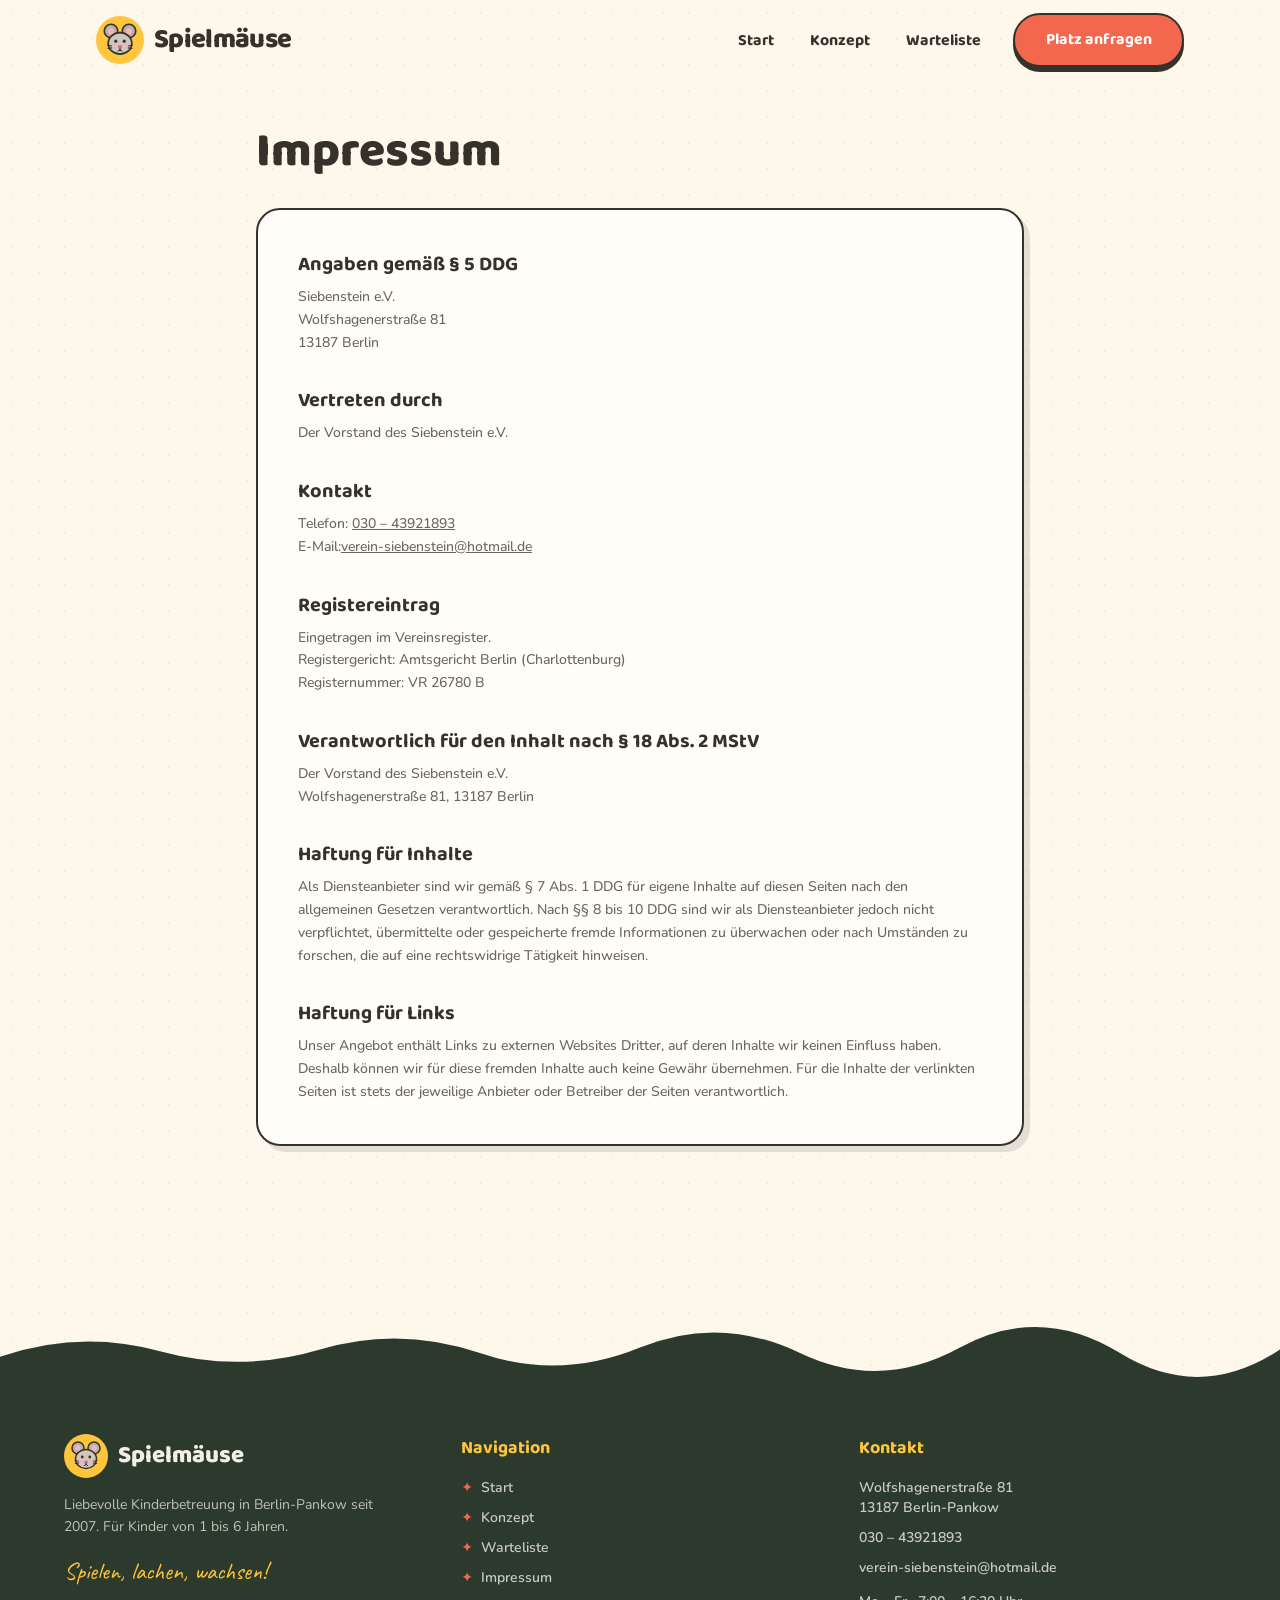
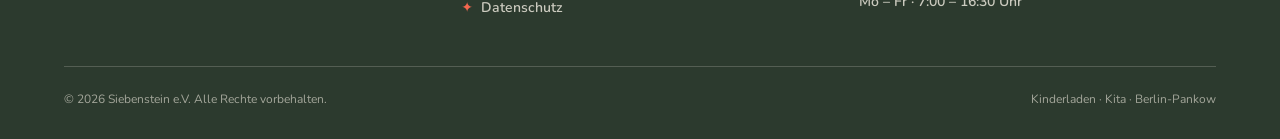
<file: impressum/index.html>
<!DOCTYPE html><html lang="de"><head><meta charset="utf-8"><meta name="viewport" content="width=device-width, initial-scale=1"><title>Impressum – Siebenstein e.V.</title><meta name="description" content="Impressum des Siebenstein e.V., Träger der KiTa Spielmäuse in Berlin-Pankow."><meta name="robots" content="index, follow"><link rel="canonical" href="https://xn--spielmuse-02a.de/impressum/"><meta property="og:title" content="Impressum – Siebenstein e.V."><meta property="og:description" content="Impressum des Siebenstein e.V., Träger der KiTa Spielmäuse in Berlin-Pankow."><meta property="og:type" content="website"><meta property="og:url" content="https://xn--spielmuse-02a.de/impressum/"><meta property="og:locale" content="de_DE"><meta property="og:site_name" content="Spielmäuse"><meta property="og:image" content="https://xn--spielmuse-02a.de/img/main-banner1.jpg"><meta property="og:image:alt" content="Spielmäuse – KiTa in Berlin-Pankow"><meta property="og:image:width" content="1200"><meta property="og:image:height" content="630"><meta name="twitter:card" content="summary_large_image"><meta name="twitter:title" content="Impressum – Siebenstein e.V."><meta name="twitter:description" content="Impressum des Siebenstein e.V., Träger der KiTa Spielmäuse in Berlin-Pankow."><meta name="twitter:image" content="https://xn--spielmuse-02a.de/img/main-banner1.jpg"><link rel="icon" href="/favicon.ico" sizes="any"><link rel="icon" type="image/svg+xml" href="/favicon.svg"><link rel="apple-touch-icon" href="/apple-touch-icon.png"><script type="application/ld+json">{"@context":"https://schema.org","@type":"ChildCare","name":"Spielmäuse","legalName":"Siebenstein e.V.","description":"Liebevolle Kindertagesstätte in Berlin-Pankow für Kinder von 1 bis 6 Jahren. Seit 2007 betreuen wir rund 25 Kinder in einer familiären Atmosphäre mit individuellem pädagogischen Konzept.","url":"https://spielmäuse.de","telephone":"+493043921893","email":"verein-siebenstein@hotmail.de","foundingDate":"2007","address":{"@type":"PostalAddress","streetAddress":"Wolfshagenerstraße 81","postalCode":"13187","addressLocality":"Berlin","addressRegion":"Berlin","addressCountry":"DE"},"geo":{"@type":"GeoCoordinates","latitude":52.5746,"longitude":13.4204},"openingHoursSpecification":[{"@type":"OpeningHoursSpecification","dayOfWeek":["Monday","Tuesday","Wednesday","Thursday","Friday"],"opens":"07:00","closes":"16:30"}],"audience":{"@type":"PeopleAudience","suggestedMinAge":1,"suggestedMaxAge":6},"areaServed":{"@type":"City","name":"Berlin"},"inLanguage":"de"}</script><link rel="stylesheet" href="/_astro/layout.Ca9lX5-N.css"></head><body><header id="site-header" class="fixed top-0 right-0 left-0 z-50 bg-transparent transition-all duration-300"><nav class="mx-auto max-w-6xl px-4 sm:px-6 lg:px-8"><div class="flex h-16 items-center justify-between md:h-20"><!-- Logo --><a href="/" class="group flex items-center gap-2.5" aria-label="Spielmäuse – Startseite"><span class="flex h-11 w-11 items-center justify-center rounded-full transition-transform duration-300 group-hover:-rotate-6 md:h-12 md:w-12" style="background: var(--color-sun)"><!-- Handgezeichnete Spielmaus --><svg class="h-8 w-8 md:h-9 md:w-9" viewBox="0 0 64 64" fill="none" xmlns="http://www.w3.org/2000/svg" aria-hidden="true"><!-- Ohren --><circle cx="16" cy="16" r="12" fill="#b9b0a4" stroke="#35322c" stroke-width="3"></circle><circle cx="48" cy="16" r="12" fill="#b9b0a4" stroke="#35322c" stroke-width="3"></circle><circle cx="16" cy="16" r="5.5" fill="#f7b2c1"></circle><circle cx="48" cy="16" r="5.5" fill="#f7b2c1"></circle><!-- Kopf --><ellipse cx="32" cy="38" rx="21" ry="19" fill="#cfc7bb" stroke="#35322c" stroke-width="3"></ellipse><!-- Augen --><circle cx="24.5" cy="34" r="2.8" fill="#35322c"></circle><circle cx="39.5" cy="34" r="2.8" fill="#35322c"></circle><!-- Wangen --><circle cx="19" cy="42" r="3.5" fill="#f7b2c1" opacity="0.8"></circle><circle cx="45" cy="42" r="3.5" fill="#f7b2c1" opacity="0.8"></circle><!-- Nase + Mund --><ellipse cx="32" cy="44" rx="4" ry="3.2" fill="#e0679e"></ellipse><path d="M32 47.5 Q 32 51 28.5 51.5" stroke="#35322c" stroke-width="2" stroke-linecap="round"></path><path d="M32 47.5 Q 32 51 35.5 51.5" stroke="#35322c" stroke-width="2" stroke-linecap="round"></path><!-- Schnurrhaare --><path d="M10 41 L 17 42.5 M10.5 47 L 17.5 46" stroke="#35322c" stroke-width="1.8" stroke-linecap="round"></path><path d="M54 41 L 47 42.5 M53.5 47 L 46.5 46" stroke="#35322c" stroke-width="1.8" stroke-linecap="round"></path></svg></span><span class="font-display text-2xl font-extrabold tracking-tight md:text-[1.7rem]" style="color: var(--color-ink)">Spielmäuse</span></a><!-- Desktop Nav --><ul class="hidden items-center gap-1 md:flex"><li><a href="/" class="font-display rounded-full px-4 py-2 text-base font-bold transition-all duration-200 hover:bg-(--color-sun-soft)" style="color: var(--color-ink)">Start</a></li><li><a href="/konzept" class="font-display rounded-full px-4 py-2 text-base font-bold transition-all duration-200 hover:bg-(--color-sun-soft)" style="color: var(--color-ink)">Konzept</a></li><li><a href="/warteliste" class="font-display rounded-full px-4 py-2 text-base font-bold transition-all duration-200 hover:bg-(--color-sun-soft)" style="color: var(--color-ink)">Warteliste</a></li><li><a href="/warteliste" class="btn-pop ml-3 px-5 py-2 text-base text-white" style="background: var(--color-coral)">Platz anfragen</a></li></ul><!-- Mobile toggle --><button id="menu-toggle" class="flex h-11 w-11 items-center justify-center rounded-full border-2 transition-colors md:hidden" style="border-color: var(--color-ink); background: var(--color-paper)" aria-label="Menü öffnen" aria-expanded="false"><div class="flex w-5 flex-col gap-[5px]"><span id="bar1" class="block h-[2.5px] rounded-full transition-all duration-300" style="background: var(--color-ink)"></span><span id="bar2" class="block h-[2.5px] rounded-full transition-all duration-300" style="background: var(--color-ink)"></span><span id="bar3" class="block h-[2.5px] rounded-full transition-all duration-300" style="background: var(--color-ink)"></span></div></button></div><!-- Mobile Menu --><div id="mobile-menu" class="sticker mt-2 mb-4 hidden px-4 py-4 md:hidden"><ul class="flex flex-col gap-1"><li><a href="/" class="font-display block rounded-xl px-4 py-3 text-lg font-bold transition-colors" style="color: var(--color-ink)">Start</a></li><li><a href="/konzept" class="font-display block rounded-xl px-4 py-3 text-lg font-bold transition-colors" style="color: var(--color-ink)">Konzept</a></li><li><a href="/warteliste" class="font-display block rounded-xl px-4 py-3 text-lg font-bold transition-colors" style="color: var(--color-ink)">Warteliste</a></li><li class="mt-2"><a href="/warteliste" class="btn-pop block w-full text-center text-white" style="background: var(--color-coral)">Platz anfragen</a></li></ul></div></nav></header><script type="module">var e=document.getElementById(`site-header`),t=document.getElementById(`menu-toggle`),n=document.getElementById(`mobile-menu`),r=[document.getElementById(`bar1`),document.getElementById(`bar2`),document.getElementById(`bar3`)],i=()=>{e&&(window.scrollY>20?(e.style.background=`rgba(253, 247, 236, 0.92)`,e.style.backdropFilter=`blur(10px)`,e.style.borderBottom=`2.5px solid var(--color-ink)`):(e.style.background=`transparent`,e.style.backdropFilter=`none`,e.style.borderBottom=`2.5px solid transparent`))};window.addEventListener(`scroll`,i,{passive:!0}),i(),t?.addEventListener(`click`,()=>{let e=n?.classList.toggle(`hidden`)===!1;t.setAttribute(`aria-expanded`,String(e)),r[0]&&r[1]&&r[2]&&(r[0].style.transform=e?`translateY(7.5px) rotate(45deg)`:``,r[1].style.opacity=e?`0`:`1`,r[2].style.transform=e?`translateY(-7.5px) rotate(-45deg)`:``)});</script><main><section class="px-4 pt-32 pb-20"><div class="mx-auto max-w-3xl"><h1 class="font-display mb-8 text-5xl font-extrabold" style="color: var(--color-ink)">Impressum</h1><div class="sticker flex flex-col gap-8 p-7 text-sm leading-relaxed font-medium sm:p-10" style="color: var(--color-ink-soft)"><div><h2 class="font-display mb-2 text-xl font-bold" style="color: var(--color-text)">Angaben gemäß § 5 DDG</h2><p>Siebenstein e.V.<br>Wolfshagenerstraße 81<br>13187 Berlin</p></div><div><h2 class="font-display mb-2 text-xl font-bold" style="color: var(--color-text)">Vertreten durch</h2><p>Der Vorstand des Siebenstein e.V.</p></div><div><h2 class="font-display mb-2 text-xl font-bold" style="color: var(--color-text)">Kontakt</h2><p>Telefon: <a href="tel:+493043921893" class="underline">030 – 43921893</a><br>E-Mail:<a href="mailto:verein-siebenstein@hotmail.de" class="underline">verein-siebenstein@hotmail.de</a></p></div><div><h2 class="font-display mb-2 text-xl font-bold" style="color: var(--color-text)">Registereintrag</h2><p>Eingetragen im Vereinsregister.<br>Registergericht: Amtsgericht Berlin (Charlottenburg)<br>Registernummer: VR 26780 B</p></div><div><h2 class="font-display mb-2 text-xl font-bold" style="color: var(--color-text)">Verantwortlich für den Inhalt nach § 18 Abs. 2 MStV</h2><p>Der Vorstand des Siebenstein e.V.<br>Wolfshagenerstraße 81, 13187 Berlin</p></div><div><h2 class="font-display mb-2 text-xl font-bold" style="color: var(--color-text)">Haftung für Inhalte</h2><p>Als Diensteanbieter sind wir gemäß § 7 Abs. 1 DDG für eigene Inhalte auf diesen Seiten nach den allgemeinen Gesetzen verantwortlich. Nach §§ 8 bis 10 DDG sind wir als Diensteanbieter jedoch nicht verpflichtet, übermittelte oder gespeicherte fremde Informationen zu überwachen oder nach Umständen zu forschen, die auf eine rechtswidrige Tätigkeit hinweisen.</p></div><div><h2 class="font-display mb-2 text-xl font-bold" style="color: var(--color-text)">Haftung für Links</h2><p>Unser Angebot enthält Links zu externen Websites Dritter, auf deren Inhalte wir keinen Einfluss haben. Deshalb können wir für diese fremden Inhalte auch keine Gewähr übernehmen. Für die Inhalte der verlinkten Seiten ist stets der jeweilige Anbieter oder Betreiber der Seiten verantwortlich.</p></div></div></div></section></main><footer class="mt-24"><!-- Wellen-Übergang ins Dunkle --><svg class="block w-full" viewBox="0 0 1440 70" preserveAspectRatio="none" aria-hidden="true" style="height: clamp(2rem, 5vw, 4.5rem)"><path d="M0 70 L0 38 Q 90 8 180 32 T 360 30 T 540 34 T 720 28 T 900 34 T 1080 28 T 1260 34 T 1440 30 L 1440 70 Z" fill="#2c3a2e"></path></svg><div class="px-4 pt-12 pb-8" style="background: #2c3a2e; color: #f4efe3"><div class="mx-auto grid max-w-6xl grid-cols-1 gap-10 sm:grid-cols-2 md:grid-cols-3"><div><div class="mb-4 flex items-center gap-2.5"><span class="flex h-11 w-11 items-center justify-center rounded-full" style="background: var(--color-sun)"><!-- Handgezeichnete Spielmaus --><svg class="h-8 w-8" viewBox="0 0 64 64" fill="none" xmlns="http://www.w3.org/2000/svg" aria-hidden="true"><!-- Ohren --><circle cx="16" cy="16" r="12" fill="#b9b0a4" stroke="#35322c" stroke-width="3"></circle><circle cx="48" cy="16" r="12" fill="#b9b0a4" stroke="#35322c" stroke-width="3"></circle><circle cx="16" cy="16" r="5.5" fill="#f7b2c1"></circle><circle cx="48" cy="16" r="5.5" fill="#f7b2c1"></circle><!-- Kopf --><ellipse cx="32" cy="38" rx="21" ry="19" fill="#cfc7bb" stroke="#35322c" stroke-width="3"></ellipse><!-- Augen --><circle cx="24.5" cy="34" r="2.8" fill="#35322c"></circle><circle cx="39.5" cy="34" r="2.8" fill="#35322c"></circle><!-- Wangen --><circle cx="19" cy="42" r="3.5" fill="#f7b2c1" opacity="0.8"></circle><circle cx="45" cy="42" r="3.5" fill="#f7b2c1" opacity="0.8"></circle><!-- Nase + Mund --><ellipse cx="32" cy="44" rx="4" ry="3.2" fill="#e0679e"></ellipse><path d="M32 47.5 Q 32 51 28.5 51.5" stroke="#35322c" stroke-width="2" stroke-linecap="round"></path><path d="M32 47.5 Q 32 51 35.5 51.5" stroke="#35322c" stroke-width="2" stroke-linecap="round"></path><!-- Schnurrhaare --><path d="M10 41 L 17 42.5 M10.5 47 L 17.5 46" stroke="#35322c" stroke-width="1.8" stroke-linecap="round"></path><path d="M54 41 L 47 42.5 M53.5 47 L 46.5 46" stroke="#35322c" stroke-width="1.8" stroke-linecap="round"></path></svg></span><span class="font-display text-2xl font-extrabold">Spielmäuse</span></div><p class="max-w-xs text-sm leading-relaxed" style="color: rgba(244,239,227,0.75)">Liebevolle Kinderbetreuung in Berlin-Pankow seit 2007. Für Kinder von 1 bis 6 Jahren.</p><p class="font-hand mt-4 text-2xl" style="color: var(--color-sun)">Spielen, lachen, wachsen!</p></div><div><h3 class="font-display mb-4 text-lg font-bold" style="color: var(--color-sun)">Navigation</h3><ul class="flex flex-col gap-2.5 text-sm"><li><a href="/" class="inline-flex items-center gap-2 font-semibold transition-colors hover:text-white" style="color: rgba(244,239,227,0.8)"><span aria-hidden="true" style="color: var(--color-coral)">✦</span>Start</a></li><li><a href="/konzept" class="inline-flex items-center gap-2 font-semibold transition-colors hover:text-white" style="color: rgba(244,239,227,0.8)"><span aria-hidden="true" style="color: var(--color-coral)">✦</span>Konzept</a></li><li><a href="/warteliste" class="inline-flex items-center gap-2 font-semibold transition-colors hover:text-white" style="color: rgba(244,239,227,0.8)"><span aria-hidden="true" style="color: var(--color-coral)">✦</span>Warteliste</a></li><li><a href="/impressum" class="inline-flex items-center gap-2 font-semibold transition-colors hover:text-white" style="color: rgba(244,239,227,0.8)"><span aria-hidden="true" style="color: var(--color-coral)">✦</span>Impressum</a></li><li><a href="/datenschutz" class="inline-flex items-center gap-2 font-semibold transition-colors hover:text-white" style="color: rgba(244,239,227,0.8)"><span aria-hidden="true" style="color: var(--color-coral)">✦</span>Datenschutz</a></li></ul></div><div><h3 class="font-display mb-4 text-lg font-bold" style="color: var(--color-sun)">Kontakt</h3><address class="flex flex-col gap-2.5 text-sm font-semibold not-italic" style="color: rgba(244,239,227,0.8)"><span>Wolfshagenerstraße 81<br>13187 Berlin-Pankow</span><a href="tel:+493043921893" class="transition-colors hover:text-white">030 – 43921893</a><a href="mailto:verein-siebenstein@hotmail.de" class="transition-colors hover:text-white">verein-siebenstein@hotmail.de</a><span class="mt-1">Mo – Fr · 7:00 – 16:30 Uhr</span></address></div></div><div class="mx-auto mt-12 flex max-w-6xl flex-col items-center justify-between gap-2 border-t pt-6 text-xs sm:flex-row" style="border-color: rgba(244,239,227,0.2); color: rgba(244,239,227,0.6)"><span>© 2026 Siebenstein e.V. Alle Rechte vorbehalten.</span><span>Kinderladen · Kita · Berlin-Pankow</span></div></div></footer><script type="module">var e=new IntersectionObserver(t=>{for(let n of t)n.isIntersecting&&(n.target.classList.add(`is-visible`),e.unobserve(n.target))},{threshold:.12});document.querySelectorAll(`.reveal`).forEach(t=>e.observe(t));</script></body></html>
</file>
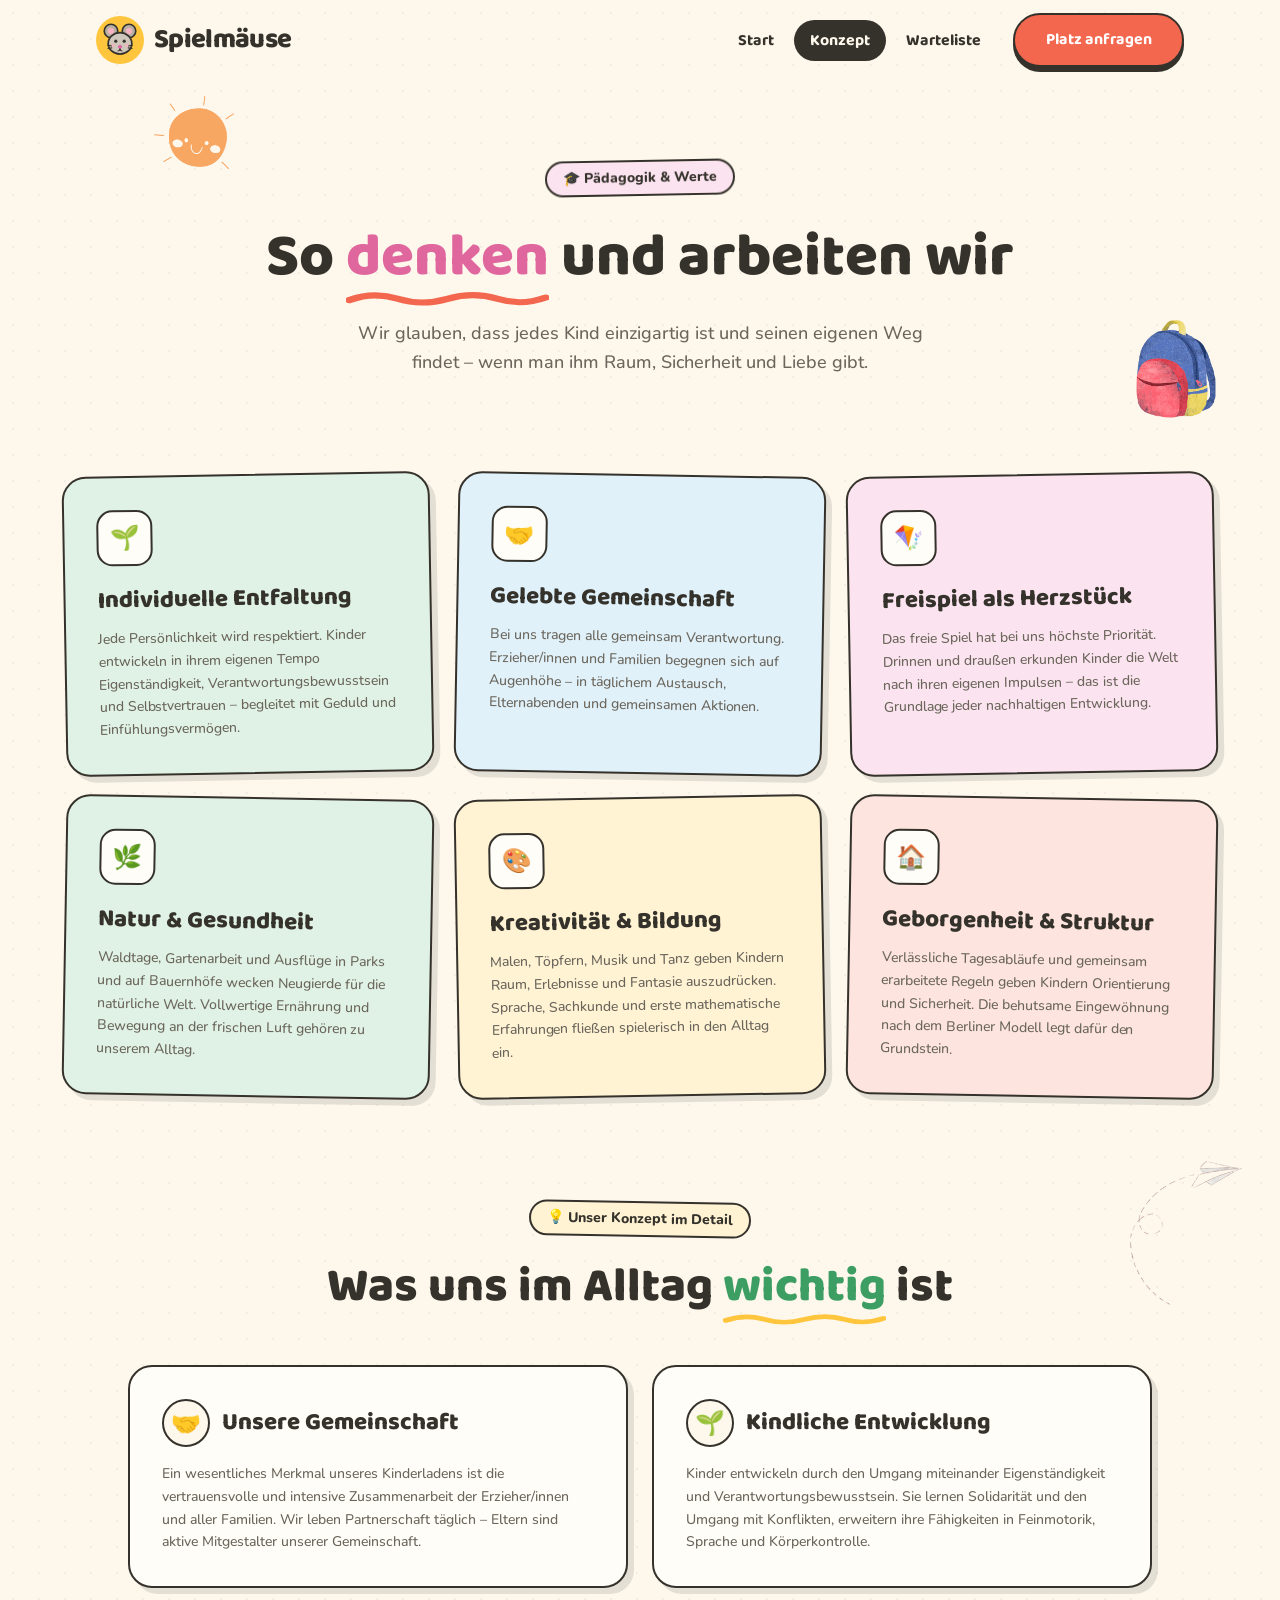
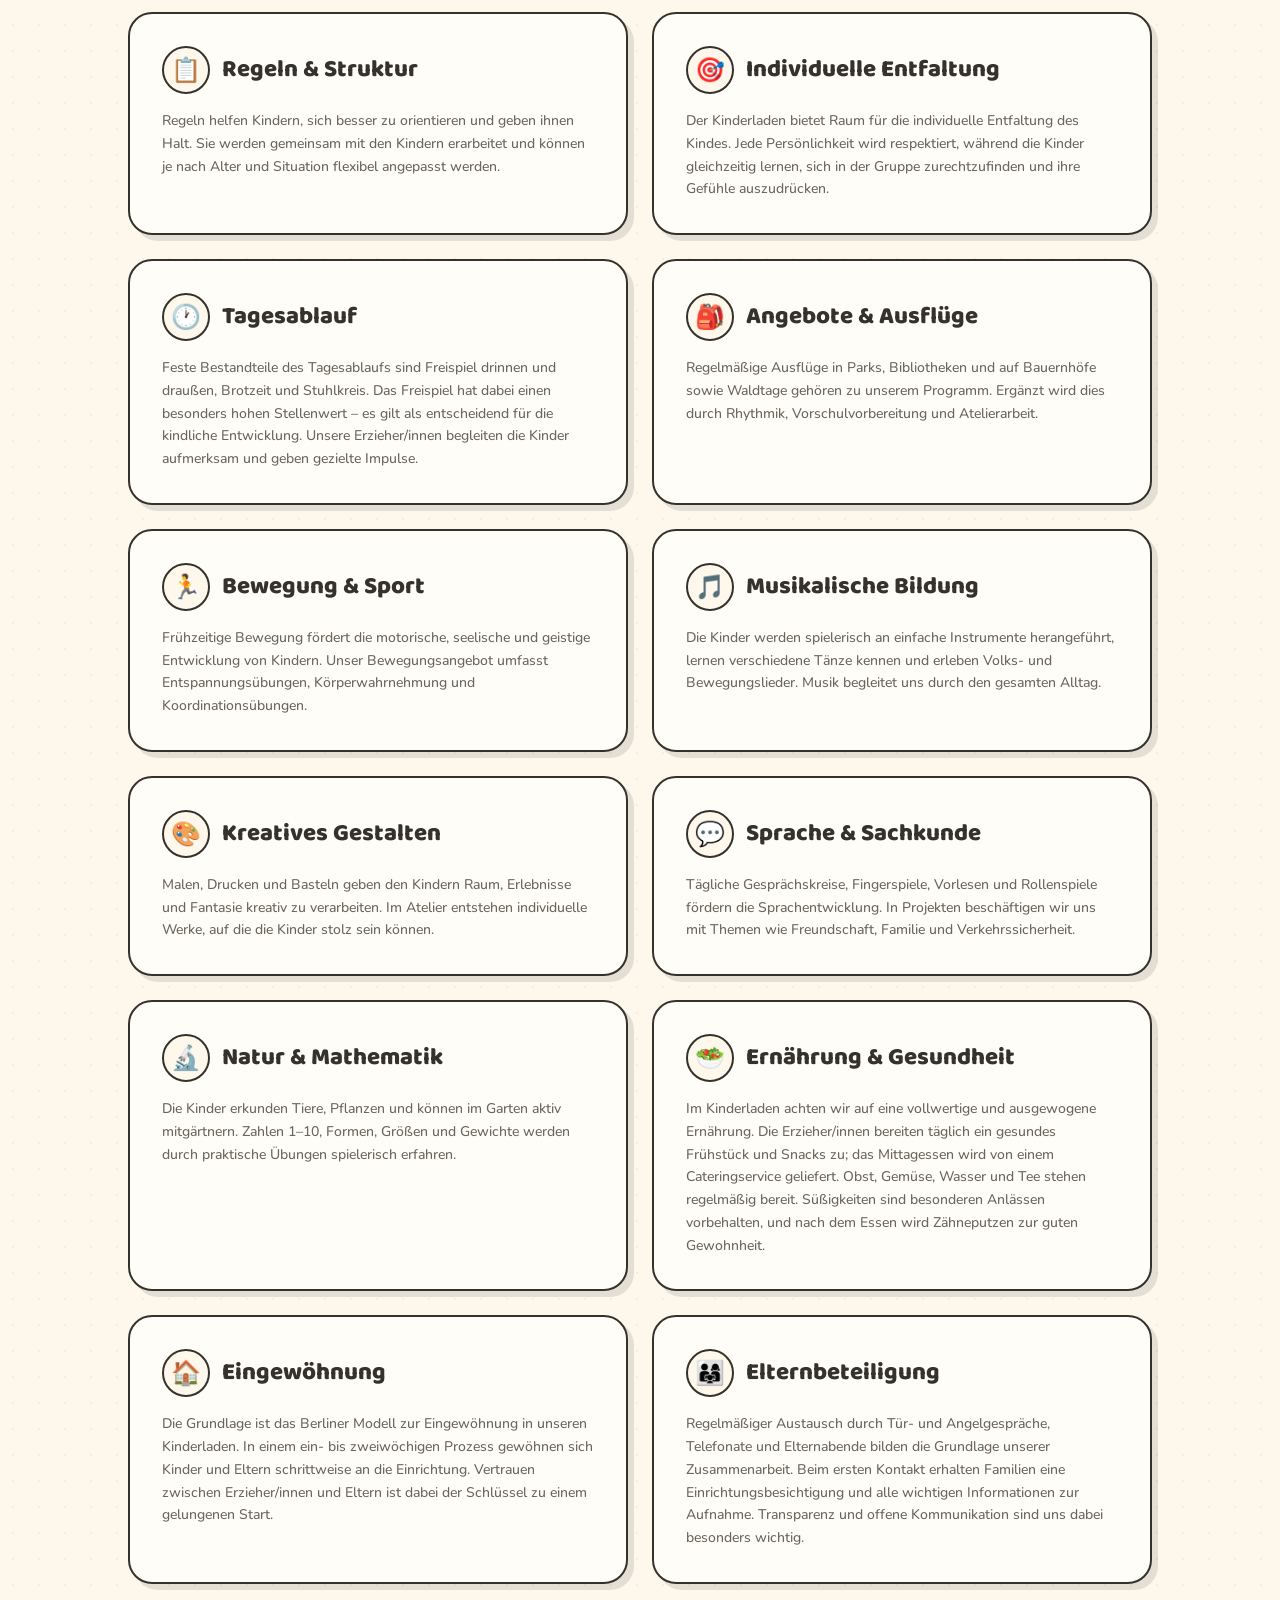
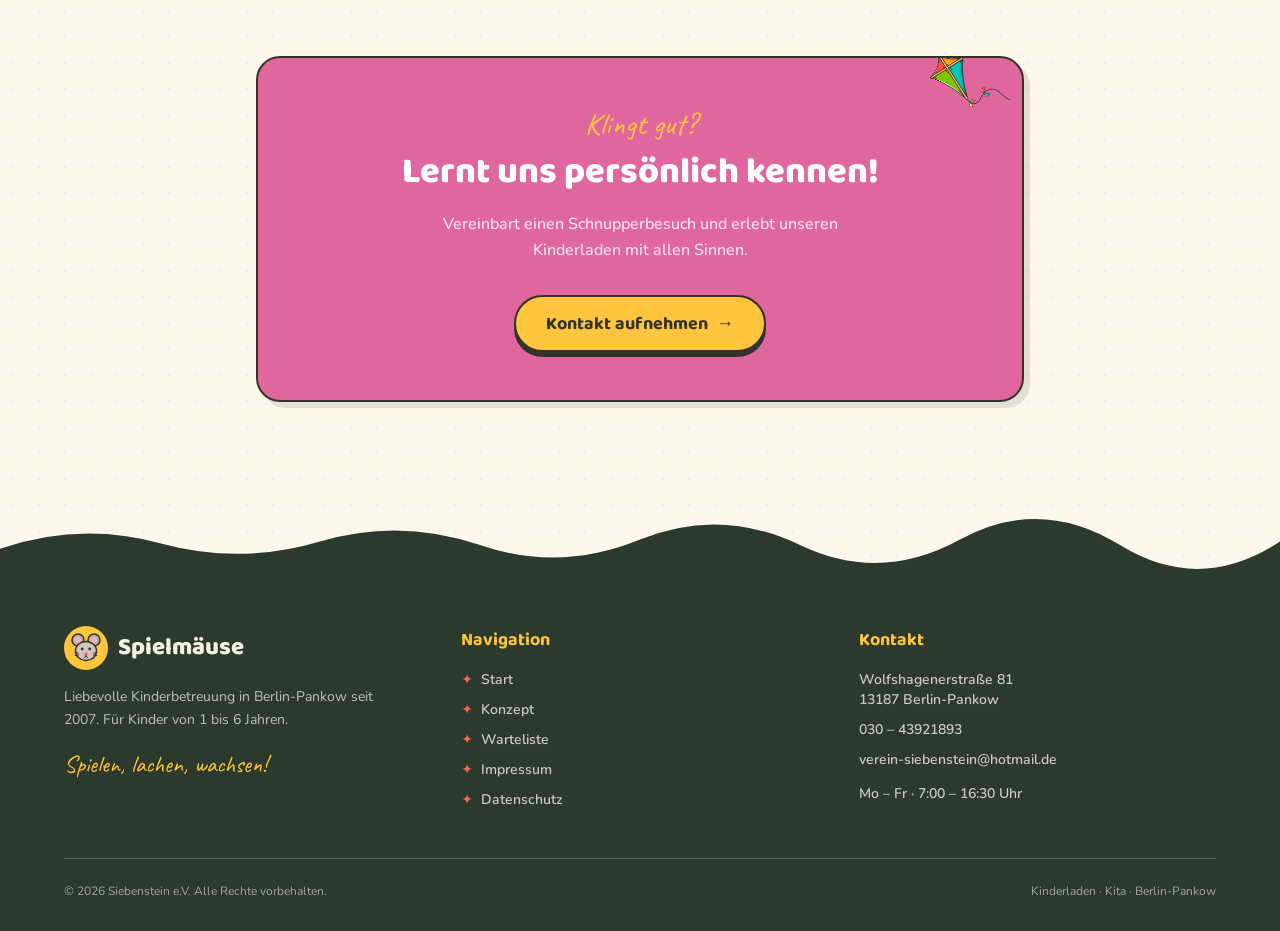
<file: konzept/index.html>
<!DOCTYPE html><html lang="de"><head><meta charset="utf-8"><meta name="viewport" content="width=device-width, initial-scale=1"><title>Pädagogisches Konzept – Kinderladen Spielmäuse in Berlin-Pankow</title><meta name="description" content="Unser pädagogisches Konzept: Freispiel, Naturverbundenheit, Gemeinschaft und individuelle Förderung für Kinder von 1 bis 6 Jahren in Berlin-Pankow."><meta name="robots" content="index, follow"><link rel="canonical" href="https://xn--spielmuse-02a.de/konzept/"><meta property="og:title" content="Pädagogisches Konzept – Kinderladen Spielmäuse in Berlin-Pankow"><meta property="og:description" content="Unser pädagogisches Konzept: Freispiel, Naturverbundenheit, Gemeinschaft und individuelle Förderung für Kinder von 1 bis 6 Jahren in Berlin-Pankow."><meta property="og:type" content="website"><meta property="og:url" content="https://xn--spielmuse-02a.de/konzept/"><meta property="og:locale" content="de_DE"><meta property="og:site_name" content="Spielmäuse"><meta property="og:image" content="https://xn--spielmuse-02a.de/img/main-banner1.jpg"><meta property="og:image:alt" content="Spielmäuse – KiTa in Berlin-Pankow"><meta property="og:image:width" content="1200"><meta property="og:image:height" content="630"><meta name="twitter:card" content="summary_large_image"><meta name="twitter:title" content="Pädagogisches Konzept – Kinderladen Spielmäuse in Berlin-Pankow"><meta name="twitter:description" content="Unser pädagogisches Konzept: Freispiel, Naturverbundenheit, Gemeinschaft und individuelle Förderung für Kinder von 1 bis 6 Jahren in Berlin-Pankow."><meta name="twitter:image" content="https://xn--spielmuse-02a.de/img/main-banner1.jpg"><link rel="icon" href="/favicon.ico" sizes="any"><link rel="icon" type="image/svg+xml" href="/favicon.svg"><link rel="apple-touch-icon" href="/apple-touch-icon.png"><script type="application/ld+json">{"@context":"https://schema.org","@type":"ChildCare","name":"Spielmäuse","legalName":"Siebenstein e.V.","description":"Liebevolle Kindertagesstätte in Berlin-Pankow für Kinder von 1 bis 6 Jahren. Seit 2007 betreuen wir rund 25 Kinder in einer familiären Atmosphäre mit individuellem pädagogischen Konzept.","url":"https://spielmäuse.de","telephone":"+493043921893","email":"verein-siebenstein@hotmail.de","foundingDate":"2007","address":{"@type":"PostalAddress","streetAddress":"Wolfshagenerstraße 81","postalCode":"13187","addressLocality":"Berlin","addressRegion":"Berlin","addressCountry":"DE"},"geo":{"@type":"GeoCoordinates","latitude":52.5746,"longitude":13.4204},"openingHoursSpecification":[{"@type":"OpeningHoursSpecification","dayOfWeek":["Monday","Tuesday","Wednesday","Thursday","Friday"],"opens":"07:00","closes":"16:30"}],"audience":{"@type":"PeopleAudience","suggestedMinAge":1,"suggestedMaxAge":6},"areaServed":{"@type":"City","name":"Berlin"},"inLanguage":"de"}</script><link rel="stylesheet" href="/_astro/layout.Ca9lX5-N.css"></head><body><header id="site-header" class="fixed top-0 right-0 left-0 z-50 bg-transparent transition-all duration-300"><nav class="mx-auto max-w-6xl px-4 sm:px-6 lg:px-8"><div class="flex h-16 items-center justify-between md:h-20"><!-- Logo --><a href="/" class="group flex items-center gap-2.5" aria-label="Spielmäuse – Startseite"><span class="flex h-11 w-11 items-center justify-center rounded-full transition-transform duration-300 group-hover:-rotate-6 md:h-12 md:w-12" style="background: var(--color-sun)"><!-- Handgezeichnete Spielmaus --><svg class="h-8 w-8 md:h-9 md:w-9" viewBox="0 0 64 64" fill="none" xmlns="http://www.w3.org/2000/svg" aria-hidden="true"><!-- Ohren --><circle cx="16" cy="16" r="12" fill="#b9b0a4" stroke="#35322c" stroke-width="3"></circle><circle cx="48" cy="16" r="12" fill="#b9b0a4" stroke="#35322c" stroke-width="3"></circle><circle cx="16" cy="16" r="5.5" fill="#f7b2c1"></circle><circle cx="48" cy="16" r="5.5" fill="#f7b2c1"></circle><!-- Kopf --><ellipse cx="32" cy="38" rx="21" ry="19" fill="#cfc7bb" stroke="#35322c" stroke-width="3"></ellipse><!-- Augen --><circle cx="24.5" cy="34" r="2.8" fill="#35322c"></circle><circle cx="39.5" cy="34" r="2.8" fill="#35322c"></circle><!-- Wangen --><circle cx="19" cy="42" r="3.5" fill="#f7b2c1" opacity="0.8"></circle><circle cx="45" cy="42" r="3.5" fill="#f7b2c1" opacity="0.8"></circle><!-- Nase + Mund --><ellipse cx="32" cy="44" rx="4" ry="3.2" fill="#e0679e"></ellipse><path d="M32 47.5 Q 32 51 28.5 51.5" stroke="#35322c" stroke-width="2" stroke-linecap="round"></path><path d="M32 47.5 Q 32 51 35.5 51.5" stroke="#35322c" stroke-width="2" stroke-linecap="round"></path><!-- Schnurrhaare --><path d="M10 41 L 17 42.5 M10.5 47 L 17.5 46" stroke="#35322c" stroke-width="1.8" stroke-linecap="round"></path><path d="M54 41 L 47 42.5 M53.5 47 L 46.5 46" stroke="#35322c" stroke-width="1.8" stroke-linecap="round"></path></svg></span><span class="font-display text-2xl font-extrabold tracking-tight md:text-[1.7rem]" style="color: var(--color-ink)">Spielmäuse</span></a><!-- Desktop Nav --><ul class="hidden items-center gap-1 md:flex"><li><a href="/" class="font-display rounded-full px-4 py-2 text-base font-bold transition-all duration-200 hover:bg-(--color-sun-soft)" style="color: var(--color-ink)">Start</a></li><li><a href="/konzept" class="font-display rounded-full px-4 py-2 text-base font-bold transition-all duration-200" style="background: var(--color-ink); color: var(--color-cream)">Konzept</a></li><li><a href="/warteliste" class="font-display rounded-full px-4 py-2 text-base font-bold transition-all duration-200 hover:bg-(--color-sun-soft)" style="color: var(--color-ink)">Warteliste</a></li><li><a href="/warteliste" class="btn-pop ml-3 px-5 py-2 text-base text-white" style="background: var(--color-coral)">Platz anfragen</a></li></ul><!-- Mobile toggle --><button id="menu-toggle" class="flex h-11 w-11 items-center justify-center rounded-full border-2 transition-colors md:hidden" style="border-color: var(--color-ink); background: var(--color-paper)" aria-label="Menü öffnen" aria-expanded="false"><div class="flex w-5 flex-col gap-[5px]"><span id="bar1" class="block h-[2.5px] rounded-full transition-all duration-300" style="background: var(--color-ink)"></span><span id="bar2" class="block h-[2.5px] rounded-full transition-all duration-300" style="background: var(--color-ink)"></span><span id="bar3" class="block h-[2.5px] rounded-full transition-all duration-300" style="background: var(--color-ink)"></span></div></button></div><!-- Mobile Menu --><div id="mobile-menu" class="sticker mt-2 mb-4 hidden px-4 py-4 md:hidden"><ul class="flex flex-col gap-1"><li><a href="/" class="font-display block rounded-xl px-4 py-3 text-lg font-bold transition-colors" style="color: var(--color-ink)">Start</a></li><li><a href="/konzept" class="font-display block rounded-xl px-4 py-3 text-lg font-bold transition-colors" style="background: var(--color-sun-soft); color: var(--color-ink)">Konzept</a></li><li><a href="/warteliste" class="font-display block rounded-xl px-4 py-3 text-lg font-bold transition-colors" style="color: var(--color-ink)">Warteliste</a></li><li class="mt-2"><a href="/warteliste" class="btn-pop block w-full text-center text-white" style="background: var(--color-coral)">Platz anfragen</a></li></ul></div></nav></header><script type="module">var e=document.getElementById(`site-header`),t=document.getElementById(`menu-toggle`),n=document.getElementById(`mobile-menu`),r=[document.getElementById(`bar1`),document.getElementById(`bar2`),document.getElementById(`bar3`)],i=()=>{e&&(window.scrollY>20?(e.style.background=`rgba(253, 247, 236, 0.92)`,e.style.backdropFilter=`blur(10px)`,e.style.borderBottom=`2.5px solid var(--color-ink)`):(e.style.background=`transparent`,e.style.backdropFilter=`none`,e.style.borderBottom=`2.5px solid transparent`))};window.addEventListener(`scroll`,i,{passive:!0}),i(),t?.addEventListener(`click`,()=>{let e=n?.classList.toggle(`hidden`)===!1;t.setAttribute(`aria-expanded`,String(e)),r[0]&&r[1]&&r[2]&&(r[0].style.transform=e?`translateY(7.5px) rotate(45deg)`:``,r[1].style.opacity=e?`0`:`1`,r[2].style.transform=e?`translateY(-7.5px) rotate(-45deg)`:``)});</script><main><section class="relative overflow-hidden px-4 pt-32 pb-14 text-center sm:px-6 md:pt-40"><img src="/img/kindergarten-shape/k-shape17.png" alt="" class="wiggle pointer-events-none absolute top-24 left-[6%] w-16 select-none sm:w-20 md:left-[12%]"><img src="/img/kindergarten-shape/k-shape9.png" alt="" class="float-soft pointer-events-none absolute right-[5%] bottom-4 hidden w-20 select-none md:block" style="--float-rot: 8deg"><div class="relative mx-auto max-w-3xl"><span class="pop-in sticker-flat inline-flex -rotate-1 items-center gap-2 rounded-full px-4 py-1.5 text-sm font-extrabold" style="--pop-delay: 0s; background: var(--color-berry-soft)">🎓 Pädagogik & Werte</span><h1 class="font-display pop-in mt-6 text-4xl leading-tight font-extrabold sm:text-6xl" style="--pop-delay: 0.1s; color: var(--color-ink)">So <span class="squiggle" style="color: var(--color-berry)">denken</span> und arbeiten wir</h1><p class="pop-in mx-auto mt-6 max-w-xl text-lg leading-relaxed font-medium" style="--pop-delay: 0.2s; color: var(--color-ink-soft)">Wir glauben, dass jedes Kind einzigartig ist und seinen eigenen Weg findet – wenn man ihm Raum, Sicherheit und Liebe gibt.</p></div></section><section class="px-4 py-10 sm:px-6"><div class="mx-auto grid max-w-6xl grid-cols-1 gap-6 md:grid-cols-2 lg:grid-cols-3"><div class="sticker reveal p-8 transition-transform duration-300 hover:-translate-y-1.5 -rotate-1 hover:rotate-0" style="background: var(--color-leaf-soft); --reveal-delay: 0s"><div class="mb-5 flex h-14 w-14 items-center justify-center rounded-2xl border-2 text-2xl" style="background: var(--color-paper); border-color: var(--color-ink)">🌱</div><h3 class="font-display text-2xl leading-tight font-extrabold" style="color: var(--color-ink)">Individuelle Entfaltung</h3><p class="mt-3 text-sm leading-relaxed font-medium" style="color: var(--color-ink-soft)">Jede Persönlichkeit wird respektiert. Kinder entwickeln in ihrem eigenen Tempo Eigenständigkeit, Verantwortungsbewusstsein und Selbstvertrauen – begleitet mit Geduld und Einfühlungsvermögen.</p></div><div class="sticker reveal p-8 transition-transform duration-300 hover:-translate-y-1.5 rotate-1 hover:rotate-0" style="background: var(--color-sky-soft); --reveal-delay: 0.12s"><div class="mb-5 flex h-14 w-14 items-center justify-center rounded-2xl border-2 text-2xl" style="background: var(--color-paper); border-color: var(--color-ink)">🤝</div><h3 class="font-display text-2xl leading-tight font-extrabold" style="color: var(--color-ink)">Gelebte Gemeinschaft</h3><p class="mt-3 text-sm leading-relaxed font-medium" style="color: var(--color-ink-soft)">Bei uns tragen alle gemeinsam Verantwortung. Erzieher/innen und Familien begegnen sich auf Augenhöhe – in täglichem Austausch, Elternabenden und gemeinsamen Aktionen.</p></div><div class="sticker reveal p-8 transition-transform duration-300 hover:-translate-y-1.5 -rotate-1 hover:rotate-0" style="background: var(--color-berry-soft); --reveal-delay: 0.24s"><div class="mb-5 flex h-14 w-14 items-center justify-center rounded-2xl border-2 text-2xl" style="background: var(--color-paper); border-color: var(--color-ink)">🪁</div><h3 class="font-display text-2xl leading-tight font-extrabold" style="color: var(--color-ink)">Freispiel als Herzstück</h3><p class="mt-3 text-sm leading-relaxed font-medium" style="color: var(--color-ink-soft)">Das freie Spiel hat bei uns höchste Priorität. Drinnen und draußen erkunden Kinder die Welt nach ihren eigenen Impulsen – das ist die Grundlage jeder nachhaltigen Entwicklung.</p></div><div class="sticker reveal p-8 transition-transform duration-300 hover:-translate-y-1.5 rotate-1 hover:rotate-0" style="background: var(--color-leaf-soft); --reveal-delay: 0s"><div class="mb-5 flex h-14 w-14 items-center justify-center rounded-2xl border-2 text-2xl" style="background: var(--color-paper); border-color: var(--color-ink)">🌿</div><h3 class="font-display text-2xl leading-tight font-extrabold" style="color: var(--color-ink)">Natur &amp; Gesundheit</h3><p class="mt-3 text-sm leading-relaxed font-medium" style="color: var(--color-ink-soft)">Waldtage, Gartenarbeit und Ausflüge in Parks und auf Bauernhöfe wecken Neugierde für die natürliche Welt. Vollwertige Ernährung und Bewegung an der frischen Luft gehören zu unserem Alltag.</p></div><div class="sticker reveal p-8 transition-transform duration-300 hover:-translate-y-1.5 -rotate-1 hover:rotate-0" style="background: var(--color-sun-soft); --reveal-delay: 0.12s"><div class="mb-5 flex h-14 w-14 items-center justify-center rounded-2xl border-2 text-2xl" style="background: var(--color-paper); border-color: var(--color-ink)">🎨</div><h3 class="font-display text-2xl leading-tight font-extrabold" style="color: var(--color-ink)">Kreativität &amp; Bildung</h3><p class="mt-3 text-sm leading-relaxed font-medium" style="color: var(--color-ink-soft)">Malen, Töpfern, Musik und Tanz geben Kindern Raum, Erlebnisse und Fantasie auszudrücken. Sprache, Sachkunde und erste mathematische Erfahrungen fließen spielerisch in den Alltag ein.</p></div><div class="sticker reveal p-8 transition-transform duration-300 hover:-translate-y-1.5 rotate-1 hover:rotate-0" style="background: var(--color-coral-soft); --reveal-delay: 0.24s"><div class="mb-5 flex h-14 w-14 items-center justify-center rounded-2xl border-2 text-2xl" style="background: var(--color-paper); border-color: var(--color-ink)">🏠</div><h3 class="font-display text-2xl leading-tight font-extrabold" style="color: var(--color-ink)">Geborgenheit &amp; Struktur</h3><p class="mt-3 text-sm leading-relaxed font-medium" style="color: var(--color-ink-soft)">Verlässliche Tagesabläufe und gemeinsam erarbeitete Regeln geben Kindern Orientierung und Sicherheit. Die behutsame Eingewöhnung nach dem Berliner Modell legt dafür den Grundstein.</p></div></div></section><section class="relative px-4 py-16 sm:px-6"><img src="/img/kindergarten-shape/k-shape11.png" alt="" class="float-soft float-soft--slow pointer-events-none absolute top-6 right-[3%] hidden w-28 opacity-70 select-none lg:block"><div class="mx-auto max-w-5xl"><div class="reveal mb-12 text-center"><span class="sticker-flat inline-flex rotate-1 items-center gap-2 rounded-full px-4 py-1.5 text-sm font-extrabold" style="background: var(--color-sun-soft)">💡 Unser Konzept im Detail</span><h2 class="font-display mt-5 text-4xl leading-tight font-extrabold sm:text-5xl" style="color: var(--color-ink)">Was uns im Alltag <span class="squiggle squiggle--sun" style="color: var(--color-leaf)">wichtig</span> ist</h2></div><div class="grid grid-cols-1 gap-6 md:grid-cols-2"><div class="sticker reveal p-7 sm:p-8" style="--reveal-delay: 0s"><div class="flex items-center gap-3"><span class="flex h-12 w-12 flex-shrink-0 items-center justify-center rounded-full border-2 text-2xl" style="background: var(--color-cream); border-color: var(--color-ink)">🤝</span><h3 class="font-display text-xl leading-tight font-extrabold sm:text-2xl" style="color: var(--color-ink)">Unsere Gemeinschaft</h3></div><p class="mt-4 text-sm leading-relaxed font-medium" style="color: var(--color-ink-soft)">Ein wesentliches Merkmal unseres Kinderladens ist die vertrauensvolle und intensive Zusammenarbeit der Erzieher/innen und aller Familien. Wir leben Partnerschaft täglich – Eltern sind aktive Mitgestalter unserer Gemeinschaft.</p></div><div class="sticker reveal p-7 sm:p-8" style="--reveal-delay: 0.12s"><div class="flex items-center gap-3"><span class="flex h-12 w-12 flex-shrink-0 items-center justify-center rounded-full border-2 text-2xl" style="background: var(--color-cream); border-color: var(--color-ink)">🌱</span><h3 class="font-display text-xl leading-tight font-extrabold sm:text-2xl" style="color: var(--color-ink)">Kindliche Entwicklung</h3></div><p class="mt-4 text-sm leading-relaxed font-medium" style="color: var(--color-ink-soft)">Kinder entwickeln durch den Umgang miteinander Eigenständigkeit und Verantwortungsbewusstsein. Sie lernen Solidarität und den Umgang mit Konflikten, erweitern ihre Fähigkeiten in Feinmotorik, Sprache und Körperkontrolle.</p></div><div class="sticker reveal p-7 sm:p-8" style="--reveal-delay: 0s"><div class="flex items-center gap-3"><span class="flex h-12 w-12 flex-shrink-0 items-center justify-center rounded-full border-2 text-2xl" style="background: var(--color-cream); border-color: var(--color-ink)">📋</span><h3 class="font-display text-xl leading-tight font-extrabold sm:text-2xl" style="color: var(--color-ink)">Regeln &amp; Struktur</h3></div><p class="mt-4 text-sm leading-relaxed font-medium" style="color: var(--color-ink-soft)">Regeln helfen Kindern, sich besser zu orientieren und geben ihnen Halt. Sie werden gemeinsam mit den Kindern erarbeitet und können je nach Alter und Situation flexibel angepasst werden.</p></div><div class="sticker reveal p-7 sm:p-8" style="--reveal-delay: 0.12s"><div class="flex items-center gap-3"><span class="flex h-12 w-12 flex-shrink-0 items-center justify-center rounded-full border-2 text-2xl" style="background: var(--color-cream); border-color: var(--color-ink)">🎯</span><h3 class="font-display text-xl leading-tight font-extrabold sm:text-2xl" style="color: var(--color-ink)">Individuelle Entfaltung</h3></div><p class="mt-4 text-sm leading-relaxed font-medium" style="color: var(--color-ink-soft)">Der Kinderladen bietet Raum für die individuelle Entfaltung des Kindes. Jede Persönlichkeit wird respektiert, während die Kinder gleichzeitig lernen, sich in der Gruppe zurechtzufinden und ihre Gefühle auszudrücken.</p></div><div class="sticker reveal p-7 sm:p-8" style="--reveal-delay: 0s"><div class="flex items-center gap-3"><span class="flex h-12 w-12 flex-shrink-0 items-center justify-center rounded-full border-2 text-2xl" style="background: var(--color-cream); border-color: var(--color-ink)">🕐</span><h3 class="font-display text-xl leading-tight font-extrabold sm:text-2xl" style="color: var(--color-ink)">Tagesablauf</h3></div><p class="mt-4 text-sm leading-relaxed font-medium" style="color: var(--color-ink-soft)">Feste Bestandteile des Tagesablaufs sind Freispiel drinnen und draußen, Brotzeit und Stuhlkreis. Das Freispiel hat dabei einen besonders hohen Stellenwert – es gilt als entscheidend für die kindliche Entwicklung. Unsere Erzieher/innen begleiten die Kinder aufmerksam und geben gezielte Impulse.</p></div><div class="sticker reveal p-7 sm:p-8" style="--reveal-delay: 0.12s"><div class="flex items-center gap-3"><span class="flex h-12 w-12 flex-shrink-0 items-center justify-center rounded-full border-2 text-2xl" style="background: var(--color-cream); border-color: var(--color-ink)">🎒</span><h3 class="font-display text-xl leading-tight font-extrabold sm:text-2xl" style="color: var(--color-ink)">Angebote &amp; Ausflüge</h3></div><p class="mt-4 text-sm leading-relaxed font-medium" style="color: var(--color-ink-soft)">Regelmäßige Ausflüge in Parks, Bibliotheken und auf Bauernhöfe sowie Waldtage gehören zu unserem Programm. Ergänzt wird dies durch Rhythmik, Vorschulvorbereitung und Atelierarbeit.</p></div><div class="sticker reveal p-7 sm:p-8" style="--reveal-delay: 0s"><div class="flex items-center gap-3"><span class="flex h-12 w-12 flex-shrink-0 items-center justify-center rounded-full border-2 text-2xl" style="background: var(--color-cream); border-color: var(--color-ink)">🏃</span><h3 class="font-display text-xl leading-tight font-extrabold sm:text-2xl" style="color: var(--color-ink)">Bewegung &amp; Sport</h3></div><p class="mt-4 text-sm leading-relaxed font-medium" style="color: var(--color-ink-soft)">Frühzeitige Bewegung fördert die motorische, seelische und geistige Entwicklung von Kindern. Unser Bewegungsangebot umfasst Entspannungsübungen, Körperwahrnehmung und Koordinationsübungen.</p></div><div class="sticker reveal p-7 sm:p-8" style="--reveal-delay: 0.12s"><div class="flex items-center gap-3"><span class="flex h-12 w-12 flex-shrink-0 items-center justify-center rounded-full border-2 text-2xl" style="background: var(--color-cream); border-color: var(--color-ink)">🎵</span><h3 class="font-display text-xl leading-tight font-extrabold sm:text-2xl" style="color: var(--color-ink)">Musikalische Bildung</h3></div><p class="mt-4 text-sm leading-relaxed font-medium" style="color: var(--color-ink-soft)">Die Kinder werden spielerisch an einfache Instrumente herangeführt, lernen verschiedene Tänze kennen und erleben Volks- und Bewegungslieder. Musik begleitet uns durch den gesamten Alltag.</p></div><div class="sticker reveal p-7 sm:p-8" style="--reveal-delay: 0s"><div class="flex items-center gap-3"><span class="flex h-12 w-12 flex-shrink-0 items-center justify-center rounded-full border-2 text-2xl" style="background: var(--color-cream); border-color: var(--color-ink)">🎨</span><h3 class="font-display text-xl leading-tight font-extrabold sm:text-2xl" style="color: var(--color-ink)">Kreatives Gestalten</h3></div><p class="mt-4 text-sm leading-relaxed font-medium" style="color: var(--color-ink-soft)">Malen, Drucken und Basteln geben den Kindern Raum, Erlebnisse und Fantasie kreativ zu verarbeiten. Im Atelier entstehen individuelle Werke, auf die die Kinder stolz sein können.</p></div><div class="sticker reveal p-7 sm:p-8" style="--reveal-delay: 0.12s"><div class="flex items-center gap-3"><span class="flex h-12 w-12 flex-shrink-0 items-center justify-center rounded-full border-2 text-2xl" style="background: var(--color-cream); border-color: var(--color-ink)">💬</span><h3 class="font-display text-xl leading-tight font-extrabold sm:text-2xl" style="color: var(--color-ink)">Sprache &amp; Sachkunde</h3></div><p class="mt-4 text-sm leading-relaxed font-medium" style="color: var(--color-ink-soft)">Tägliche Gesprächskreise, Fingerspiele, Vorlesen und Rollenspiele fördern die Sprachentwicklung. In Projekten beschäftigen wir uns mit Themen wie Freundschaft, Familie und Verkehrssicherheit.</p></div><div class="sticker reveal p-7 sm:p-8" style="--reveal-delay: 0s"><div class="flex items-center gap-3"><span class="flex h-12 w-12 flex-shrink-0 items-center justify-center rounded-full border-2 text-2xl" style="background: var(--color-cream); border-color: var(--color-ink)">🔬</span><h3 class="font-display text-xl leading-tight font-extrabold sm:text-2xl" style="color: var(--color-ink)">Natur &amp; Mathematik</h3></div><p class="mt-4 text-sm leading-relaxed font-medium" style="color: var(--color-ink-soft)">Die Kinder erkunden Tiere, Pflanzen und können im Garten aktiv mitgärtnern. Zahlen 1–10, Formen, Größen und Gewichte werden durch praktische Übungen spielerisch erfahren.</p></div><div class="sticker reveal p-7 sm:p-8" style="--reveal-delay: 0.12s"><div class="flex items-center gap-3"><span class="flex h-12 w-12 flex-shrink-0 items-center justify-center rounded-full border-2 text-2xl" style="background: var(--color-cream); border-color: var(--color-ink)">🥗</span><h3 class="font-display text-xl leading-tight font-extrabold sm:text-2xl" style="color: var(--color-ink)">Ernährung &amp; Gesundheit</h3></div><p class="mt-4 text-sm leading-relaxed font-medium" style="color: var(--color-ink-soft)">Im Kinderladen achten wir auf eine vollwertige und ausgewogene Ernährung. Die Erzieher/innen bereiten täglich ein gesundes Frühstück und Snacks zu; das Mittagessen wird von einem Cateringservice geliefert. Obst, Gemüse, Wasser und Tee stehen regelmäßig bereit. Süßigkeiten sind besonderen Anlässen vorbehalten, und nach dem Essen wird Zähneputzen zur guten Gewohnheit.</p></div><div class="sticker reveal p-7 sm:p-8" style="--reveal-delay: 0s"><div class="flex items-center gap-3"><span class="flex h-12 w-12 flex-shrink-0 items-center justify-center rounded-full border-2 text-2xl" style="background: var(--color-cream); border-color: var(--color-ink)">🏠</span><h3 class="font-display text-xl leading-tight font-extrabold sm:text-2xl" style="color: var(--color-ink)">Eingewöhnung</h3></div><p class="mt-4 text-sm leading-relaxed font-medium" style="color: var(--color-ink-soft)">Die Grundlage ist das Berliner Modell zur Eingewöhnung in unseren Kinderladen. In einem ein- bis zweiwöchigen Prozess gewöhnen sich Kinder und Eltern schrittweise an die Einrichtung. Vertrauen zwischen Erzieher/innen und Eltern ist dabei der Schlüssel zu einem gelungenen Start.</p></div><div class="sticker reveal p-7 sm:p-8" style="--reveal-delay: 0.12s"><div class="flex items-center gap-3"><span class="flex h-12 w-12 flex-shrink-0 items-center justify-center rounded-full border-2 text-2xl" style="background: var(--color-cream); border-color: var(--color-ink)">👨‍👩‍👧</span><h3 class="font-display text-xl leading-tight font-extrabold sm:text-2xl" style="color: var(--color-ink)">Elternbeteiligung</h3></div><p class="mt-4 text-sm leading-relaxed font-medium" style="color: var(--color-ink-soft)">Regelmäßiger Austausch durch Tür- und Angelgespräche, Telefonate und Elternabende bilden die Grundlage unserer Zusammenarbeit. Beim ersten Kontakt erhalten Familien eine Einrichtungsbesichtigung und alle wichtigen Informationen zur Aufnahme. Transparenz und offene Kommunikation sind uns dabei besonders wichtig.</p></div></div></div></section><section class="px-4 pt-2 pb-4 sm:px-6"><div class="sticker reveal relative mx-auto max-w-3xl overflow-hidden p-8 text-center sm:p-12" style="background: var(--color-berry)"><img src="/img/kindergarten-shape/k-shape15.png" alt="" class="wiggle pointer-events-none absolute -top-1 right-3 w-16 select-none sm:w-20"><p class="font-hand text-3xl" style="color: var(--color-sun)">Klingt gut?</p><h2 class="font-display mt-2 text-3xl leading-tight font-extrabold text-white sm:text-4xl">Lernt uns persönlich kennen!</h2><p class="mx-auto mt-4 max-w-md text-base leading-relaxed font-medium text-white/85">Vereinbart einen Schnupperbesuch und erlebt unseren Kinderladen mit allen Sinnen.</p><a href="/warteliste" class="btn-pop mt-8 text-lg" style="background: var(--color-sun); color: var(--color-ink)">Kontakt aufnehmen<span aria-hidden="true">→</span></a></div></section></main><footer class="mt-24"><!-- Wellen-Übergang ins Dunkle --><svg class="block w-full" viewBox="0 0 1440 70" preserveAspectRatio="none" aria-hidden="true" style="height: clamp(2rem, 5vw, 4.5rem)"><path d="M0 70 L0 38 Q 90 8 180 32 T 360 30 T 540 34 T 720 28 T 900 34 T 1080 28 T 1260 34 T 1440 30 L 1440 70 Z" fill="#2c3a2e"></path></svg><div class="px-4 pt-12 pb-8" style="background: #2c3a2e; color: #f4efe3"><div class="mx-auto grid max-w-6xl grid-cols-1 gap-10 sm:grid-cols-2 md:grid-cols-3"><div><div class="mb-4 flex items-center gap-2.5"><span class="flex h-11 w-11 items-center justify-center rounded-full" style="background: var(--color-sun)"><!-- Handgezeichnete Spielmaus --><svg class="h-8 w-8" viewBox="0 0 64 64" fill="none" xmlns="http://www.w3.org/2000/svg" aria-hidden="true"><!-- Ohren --><circle cx="16" cy="16" r="12" fill="#b9b0a4" stroke="#35322c" stroke-width="3"></circle><circle cx="48" cy="16" r="12" fill="#b9b0a4" stroke="#35322c" stroke-width="3"></circle><circle cx="16" cy="16" r="5.5" fill="#f7b2c1"></circle><circle cx="48" cy="16" r="5.5" fill="#f7b2c1"></circle><!-- Kopf --><ellipse cx="32" cy="38" rx="21" ry="19" fill="#cfc7bb" stroke="#35322c" stroke-width="3"></ellipse><!-- Augen --><circle cx="24.5" cy="34" r="2.8" fill="#35322c"></circle><circle cx="39.5" cy="34" r="2.8" fill="#35322c"></circle><!-- Wangen --><circle cx="19" cy="42" r="3.5" fill="#f7b2c1" opacity="0.8"></circle><circle cx="45" cy="42" r="3.5" fill="#f7b2c1" opacity="0.8"></circle><!-- Nase + Mund --><ellipse cx="32" cy="44" rx="4" ry="3.2" fill="#e0679e"></ellipse><path d="M32 47.5 Q 32 51 28.5 51.5" stroke="#35322c" stroke-width="2" stroke-linecap="round"></path><path d="M32 47.5 Q 32 51 35.5 51.5" stroke="#35322c" stroke-width="2" stroke-linecap="round"></path><!-- Schnurrhaare --><path d="M10 41 L 17 42.5 M10.5 47 L 17.5 46" stroke="#35322c" stroke-width="1.8" stroke-linecap="round"></path><path d="M54 41 L 47 42.5 M53.5 47 L 46.5 46" stroke="#35322c" stroke-width="1.8" stroke-linecap="round"></path></svg></span><span class="font-display text-2xl font-extrabold">Spielmäuse</span></div><p class="max-w-xs text-sm leading-relaxed" style="color: rgba(244,239,227,0.75)">Liebevolle Kinderbetreuung in Berlin-Pankow seit 2007. Für Kinder von 1 bis 6 Jahren.</p><p class="font-hand mt-4 text-2xl" style="color: var(--color-sun)">Spielen, lachen, wachsen!</p></div><div><h3 class="font-display mb-4 text-lg font-bold" style="color: var(--color-sun)">Navigation</h3><ul class="flex flex-col gap-2.5 text-sm"><li><a href="/" class="inline-flex items-center gap-2 font-semibold transition-colors hover:text-white" style="color: rgba(244,239,227,0.8)"><span aria-hidden="true" style="color: var(--color-coral)">✦</span>Start</a></li><li><a href="/konzept" class="inline-flex items-center gap-2 font-semibold transition-colors hover:text-white" style="color: rgba(244,239,227,0.8)"><span aria-hidden="true" style="color: var(--color-coral)">✦</span>Konzept</a></li><li><a href="/warteliste" class="inline-flex items-center gap-2 font-semibold transition-colors hover:text-white" style="color: rgba(244,239,227,0.8)"><span aria-hidden="true" style="color: var(--color-coral)">✦</span>Warteliste</a></li><li><a href="/impressum" class="inline-flex items-center gap-2 font-semibold transition-colors hover:text-white" style="color: rgba(244,239,227,0.8)"><span aria-hidden="true" style="color: var(--color-coral)">✦</span>Impressum</a></li><li><a href="/datenschutz" class="inline-flex items-center gap-2 font-semibold transition-colors hover:text-white" style="color: rgba(244,239,227,0.8)"><span aria-hidden="true" style="color: var(--color-coral)">✦</span>Datenschutz</a></li></ul></div><div><h3 class="font-display mb-4 text-lg font-bold" style="color: var(--color-sun)">Kontakt</h3><address class="flex flex-col gap-2.5 text-sm font-semibold not-italic" style="color: rgba(244,239,227,0.8)"><span>Wolfshagenerstraße 81<br>13187 Berlin-Pankow</span><a href="tel:+493043921893" class="transition-colors hover:text-white">030 – 43921893</a><a href="mailto:verein-siebenstein@hotmail.de" class="transition-colors hover:text-white">verein-siebenstein@hotmail.de</a><span class="mt-1">Mo – Fr · 7:00 – 16:30 Uhr</span></address></div></div><div class="mx-auto mt-12 flex max-w-6xl flex-col items-center justify-between gap-2 border-t pt-6 text-xs sm:flex-row" style="border-color: rgba(244,239,227,0.2); color: rgba(244,239,227,0.6)"><span>© 2026 Siebenstein e.V. Alle Rechte vorbehalten.</span><span>Kinderladen · Kita · Berlin-Pankow</span></div></div></footer><script type="module">var e=new IntersectionObserver(t=>{for(let n of t)n.isIntersecting&&(n.target.classList.add(`is-visible`),e.unobserve(n.target))},{threshold:.12});document.querySelectorAll(`.reveal`).forEach(t=>e.observe(t));</script></body></html>
</file>
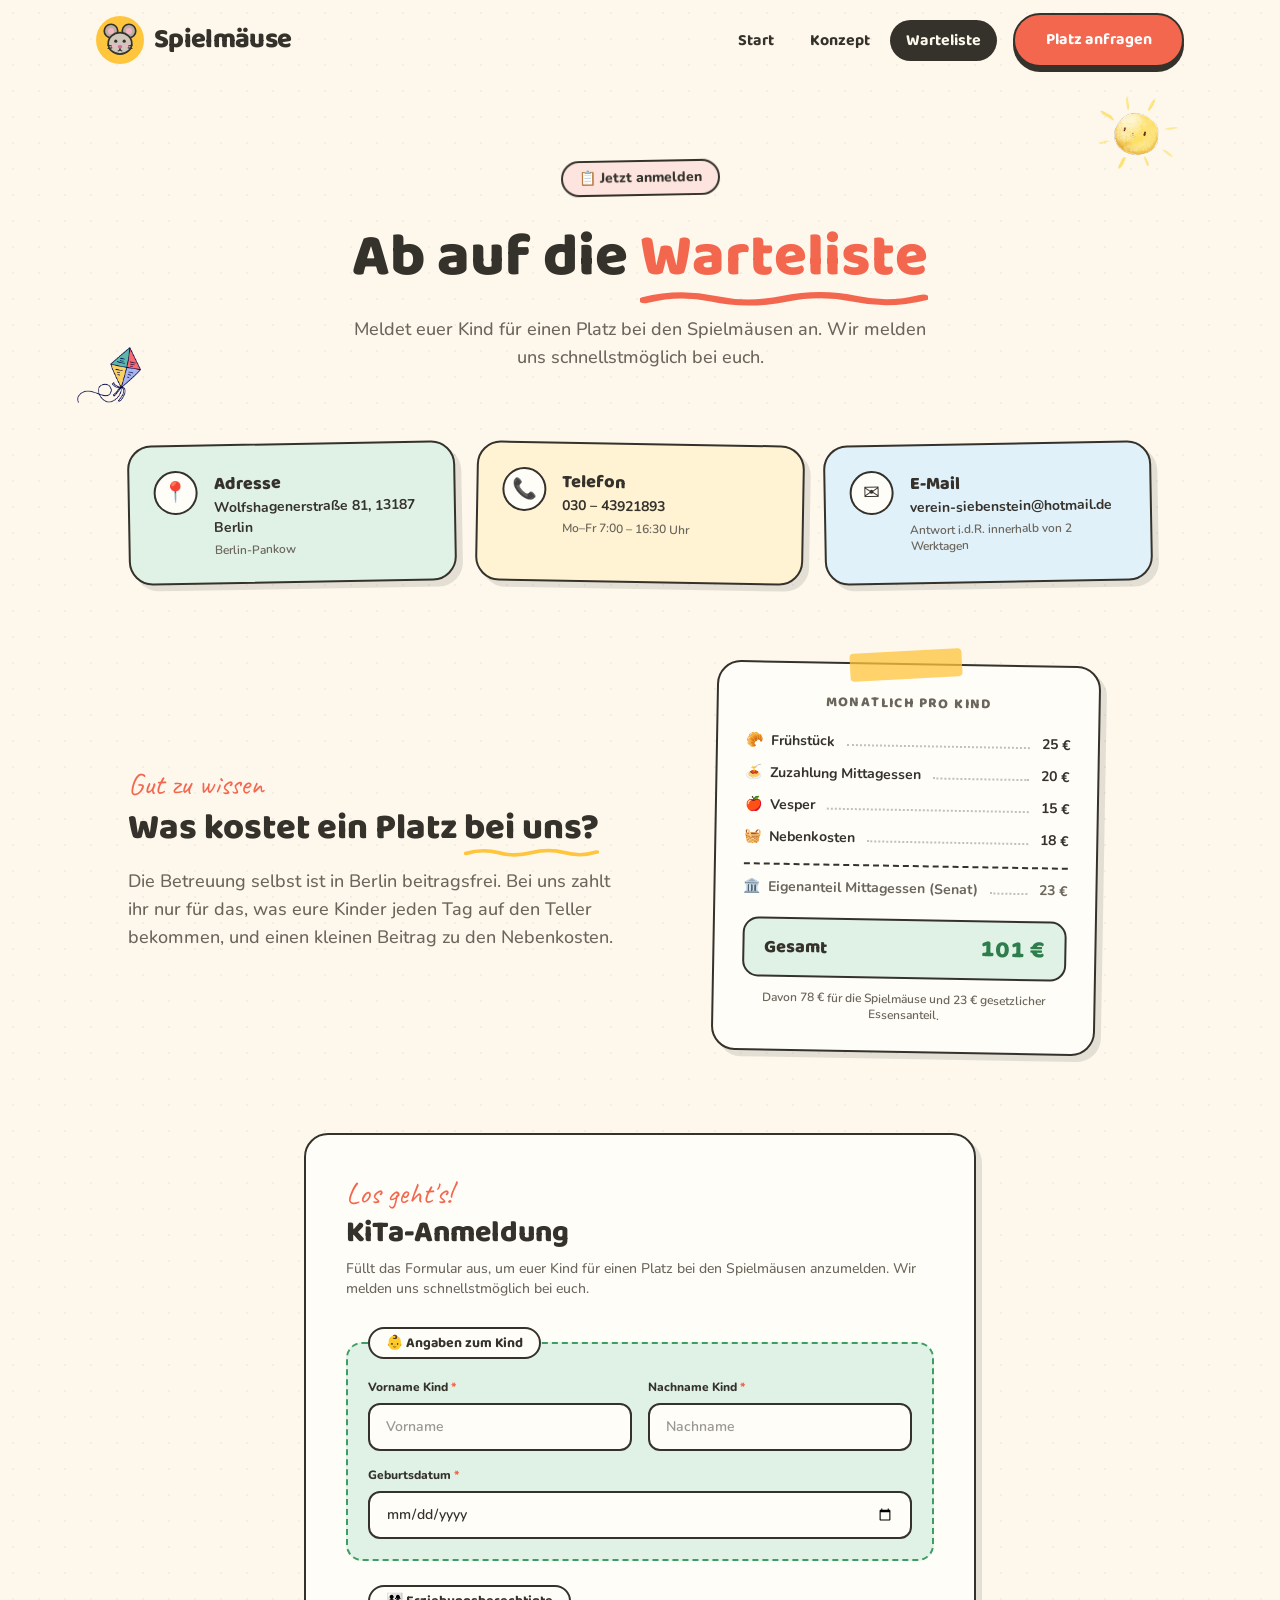
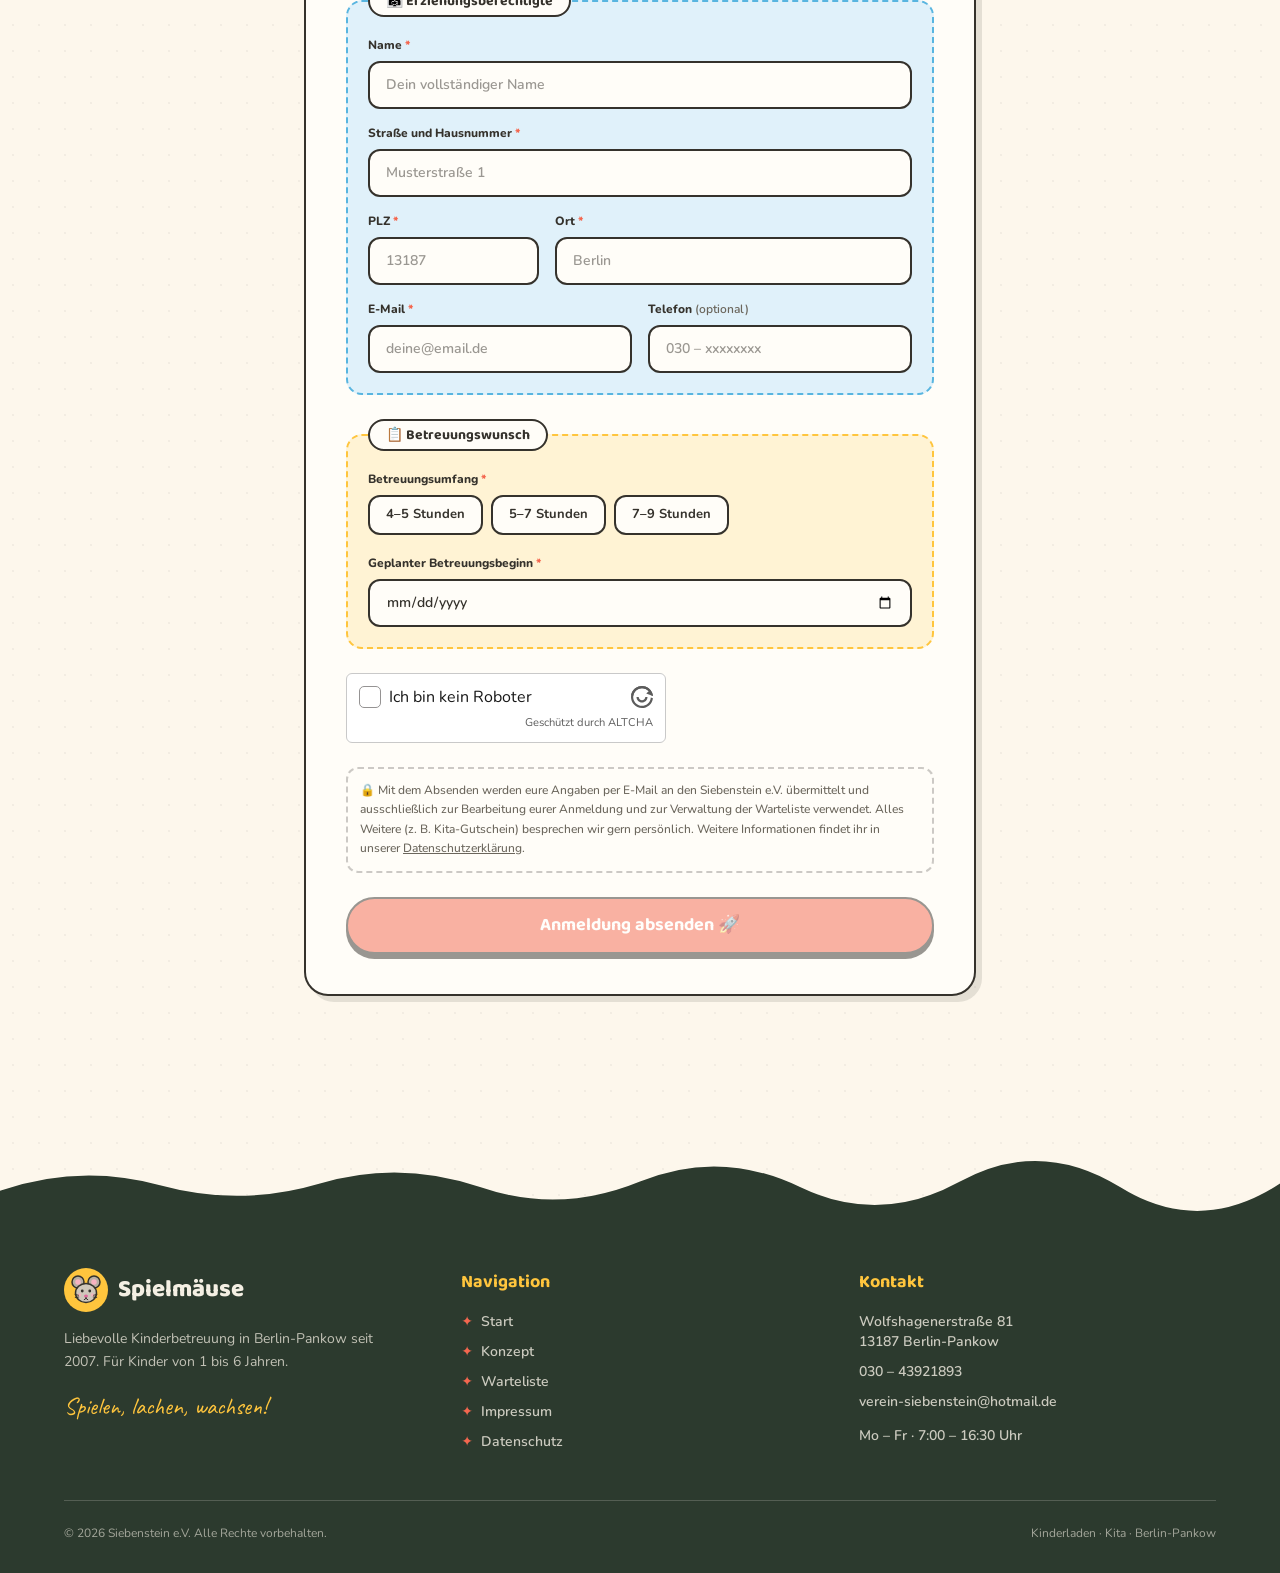
<file: warteliste/index.html>
<!DOCTYPE html><html lang="de"><head><meta charset="utf-8"><meta name="viewport" content="width=device-width, initial-scale=1"><title>Kita-Platz in Pankow anfragen – Warteliste Spielmäuse</title><meta name="description" content="Melden Sie Ihr Kind für einen Platz bei den Spielmäusen in Berlin-Pankow an. Wir melden uns schnellstmöglich bei Ihnen."><meta name="robots" content="index, follow"><link rel="canonical" href="https://xn--spielmuse-02a.de/warteliste/"><meta property="og:title" content="Kita-Platz in Pankow anfragen – Warteliste Spielmäuse"><meta property="og:description" content="Melden Sie Ihr Kind für einen Platz bei den Spielmäusen in Berlin-Pankow an. Wir melden uns schnellstmöglich bei Ihnen."><meta property="og:type" content="website"><meta property="og:url" content="https://xn--spielmuse-02a.de/warteliste/"><meta property="og:locale" content="de_DE"><meta property="og:site_name" content="Spielmäuse"><meta property="og:image" content="https://xn--spielmuse-02a.de/img/main-banner1.jpg"><meta property="og:image:alt" content="Spielmäuse – KiTa in Berlin-Pankow"><meta property="og:image:width" content="1200"><meta property="og:image:height" content="630"><meta name="twitter:card" content="summary_large_image"><meta name="twitter:title" content="Kita-Platz in Pankow anfragen – Warteliste Spielmäuse"><meta name="twitter:description" content="Melden Sie Ihr Kind für einen Platz bei den Spielmäusen in Berlin-Pankow an. Wir melden uns schnellstmöglich bei Ihnen."><meta name="twitter:image" content="https://xn--spielmuse-02a.de/img/main-banner1.jpg"><link rel="icon" href="/favicon.ico" sizes="any"><link rel="icon" type="image/svg+xml" href="/favicon.svg"><link rel="apple-touch-icon" href="/apple-touch-icon.png"><script type="application/ld+json">{"@context":"https://schema.org","@type":"ChildCare","name":"Spielmäuse","legalName":"Siebenstein e.V.","description":"Liebevolle Kindertagesstätte in Berlin-Pankow für Kinder von 1 bis 6 Jahren. Seit 2007 betreuen wir rund 25 Kinder in einer familiären Atmosphäre mit individuellem pädagogischen Konzept.","url":"https://spielmäuse.de","telephone":"+493043921893","email":"verein-siebenstein@hotmail.de","foundingDate":"2007","address":{"@type":"PostalAddress","streetAddress":"Wolfshagenerstraße 81","postalCode":"13187","addressLocality":"Berlin","addressRegion":"Berlin","addressCountry":"DE"},"geo":{"@type":"GeoCoordinates","latitude":52.5746,"longitude":13.4204},"openingHoursSpecification":[{"@type":"OpeningHoursSpecification","dayOfWeek":["Monday","Tuesday","Wednesday","Thursday","Friday"],"opens":"07:00","closes":"16:30"}],"audience":{"@type":"PeopleAudience","suggestedMinAge":1,"suggestedMaxAge":6},"areaServed":{"@type":"City","name":"Berlin"},"inLanguage":"de"}</script><link rel="stylesheet" href="/_astro/layout.Ca9lX5-N.css"><style>.radio-pill[data-astro-cid-a23l5i7g]{cursor:pointer;display:inline-flex}.radio-pill[data-astro-cid-a23l5i7g] input[data-astro-cid-a23l5i7g][type=radio]{opacity:0;width:0;height:0;position:absolute}.radio-pill[data-astro-cid-a23l5i7g] span[data-astro-cid-a23l5i7g]{border:2px solid var(--color-ink);cursor:pointer;background:var(--color-paper);color:var(--color-ink);border-radius:.75rem;align-items:center;padding:.5rem 1rem;font-size:.8125rem;font-weight:700;transition:background .15s,color .15s;display:inline-flex}.radio-pill[data-astro-cid-a23l5i7g] input[data-astro-cid-a23l5i7g][type=radio]:checked+span[data-astro-cid-a23l5i7g]{background:var(--color-ink);color:var(--color-paper)}.field-error[data-astro-cid-a23l5i7g].hidden{display:none}
</style></head><body><header id="site-header" class="fixed top-0 right-0 left-0 z-50 bg-transparent transition-all duration-300"><nav class="mx-auto max-w-6xl px-4 sm:px-6 lg:px-8"><div class="flex h-16 items-center justify-between md:h-20"><!-- Logo --><a href="/" class="group flex items-center gap-2.5" aria-label="Spielmäuse – Startseite"><span class="flex h-11 w-11 items-center justify-center rounded-full transition-transform duration-300 group-hover:-rotate-6 md:h-12 md:w-12" style="background: var(--color-sun)"><!-- Handgezeichnete Spielmaus --><svg class="h-8 w-8 md:h-9 md:w-9" viewBox="0 0 64 64" fill="none" xmlns="http://www.w3.org/2000/svg" aria-hidden="true"><!-- Ohren --><circle cx="16" cy="16" r="12" fill="#b9b0a4" stroke="#35322c" stroke-width="3"></circle><circle cx="48" cy="16" r="12" fill="#b9b0a4" stroke="#35322c" stroke-width="3"></circle><circle cx="16" cy="16" r="5.5" fill="#f7b2c1"></circle><circle cx="48" cy="16" r="5.5" fill="#f7b2c1"></circle><!-- Kopf --><ellipse cx="32" cy="38" rx="21" ry="19" fill="#cfc7bb" stroke="#35322c" stroke-width="3"></ellipse><!-- Augen --><circle cx="24.5" cy="34" r="2.8" fill="#35322c"></circle><circle cx="39.5" cy="34" r="2.8" fill="#35322c"></circle><!-- Wangen --><circle cx="19" cy="42" r="3.5" fill="#f7b2c1" opacity="0.8"></circle><circle cx="45" cy="42" r="3.5" fill="#f7b2c1" opacity="0.8"></circle><!-- Nase + Mund --><ellipse cx="32" cy="44" rx="4" ry="3.2" fill="#e0679e"></ellipse><path d="M32 47.5 Q 32 51 28.5 51.5" stroke="#35322c" stroke-width="2" stroke-linecap="round"></path><path d="M32 47.5 Q 32 51 35.5 51.5" stroke="#35322c" stroke-width="2" stroke-linecap="round"></path><!-- Schnurrhaare --><path d="M10 41 L 17 42.5 M10.5 47 L 17.5 46" stroke="#35322c" stroke-width="1.8" stroke-linecap="round"></path><path d="M54 41 L 47 42.5 M53.5 47 L 46.5 46" stroke="#35322c" stroke-width="1.8" stroke-linecap="round"></path></svg></span><span class="font-display text-2xl font-extrabold tracking-tight md:text-[1.7rem]" style="color: var(--color-ink)">Spielmäuse</span></a><!-- Desktop Nav --><ul class="hidden items-center gap-1 md:flex"><li><a href="/" class="font-display rounded-full px-4 py-2 text-base font-bold transition-all duration-200 hover:bg-(--color-sun-soft)" style="color: var(--color-ink)">Start</a></li><li><a href="/konzept" class="font-display rounded-full px-4 py-2 text-base font-bold transition-all duration-200 hover:bg-(--color-sun-soft)" style="color: var(--color-ink)">Konzept</a></li><li><a href="/warteliste" class="font-display rounded-full px-4 py-2 text-base font-bold transition-all duration-200" style="background: var(--color-ink); color: var(--color-cream)">Warteliste</a></li><li><a href="/warteliste" class="btn-pop ml-3 px-5 py-2 text-base text-white" style="background: var(--color-coral)">Platz anfragen</a></li></ul><!-- Mobile toggle --><button id="menu-toggle" class="flex h-11 w-11 items-center justify-center rounded-full border-2 transition-colors md:hidden" style="border-color: var(--color-ink); background: var(--color-paper)" aria-label="Menü öffnen" aria-expanded="false"><div class="flex w-5 flex-col gap-[5px]"><span id="bar1" class="block h-[2.5px] rounded-full transition-all duration-300" style="background: var(--color-ink)"></span><span id="bar2" class="block h-[2.5px] rounded-full transition-all duration-300" style="background: var(--color-ink)"></span><span id="bar3" class="block h-[2.5px] rounded-full transition-all duration-300" style="background: var(--color-ink)"></span></div></button></div><!-- Mobile Menu --><div id="mobile-menu" class="sticker mt-2 mb-4 hidden px-4 py-4 md:hidden"><ul class="flex flex-col gap-1"><li><a href="/" class="font-display block rounded-xl px-4 py-3 text-lg font-bold transition-colors" style="color: var(--color-ink)">Start</a></li><li><a href="/konzept" class="font-display block rounded-xl px-4 py-3 text-lg font-bold transition-colors" style="color: var(--color-ink)">Konzept</a></li><li><a href="/warteliste" class="font-display block rounded-xl px-4 py-3 text-lg font-bold transition-colors" style="background: var(--color-sun-soft); color: var(--color-ink)">Warteliste</a></li><li class="mt-2"><a href="/warteliste" class="btn-pop block w-full text-center text-white" style="background: var(--color-coral)">Platz anfragen</a></li></ul></div></nav></header><script type="module">var e=document.getElementById(`site-header`),t=document.getElementById(`menu-toggle`),n=document.getElementById(`mobile-menu`),r=[document.getElementById(`bar1`),document.getElementById(`bar2`),document.getElementById(`bar3`)],i=()=>{e&&(window.scrollY>20?(e.style.background=`rgba(253, 247, 236, 0.92)`,e.style.backdropFilter=`blur(10px)`,e.style.borderBottom=`2.5px solid var(--color-ink)`):(e.style.background=`transparent`,e.style.backdropFilter=`none`,e.style.borderBottom=`2.5px solid transparent`))};window.addEventListener(`scroll`,i,{passive:!0}),i(),t?.addEventListener(`click`,()=>{let e=n?.classList.toggle(`hidden`)===!1;t.setAttribute(`aria-expanded`,String(e)),r[0]&&r[1]&&r[2]&&(r[0].style.transform=e?`translateY(7.5px) rotate(45deg)`:``,r[1].style.opacity=e?`0`:`1`,r[2].style.transform=e?`translateY(-7.5px) rotate(-45deg)`:``)});</script><main><section class="relative overflow-hidden px-4 pt-32 pb-10 text-center sm:px-6 md:pt-40" data-astro-cid-a23l5i7g><img src="/img/kindergarten-shape/k-shape13.png" alt="" class="wiggle pointer-events-none absolute top-24 right-[8%] w-16 select-none sm:w-20" data-astro-cid-a23l5i7g><img src="/img/kite1.png" alt="" class="float-soft pointer-events-none absolute bottom-2 left-[6%] hidden w-16 select-none md:block" style="--float-rot: -8deg" data-astro-cid-a23l5i7g><span class="pop-in sticker-flat inline-flex -rotate-1 items-center gap-2 rounded-full px-4 py-1.5 text-sm font-extrabold" style="--pop-delay: 0s; background: var(--color-coral-soft)" data-astro-cid-a23l5i7g>📋 Jetzt anmelden</span><h1 class="font-display pop-in mt-6 text-4xl leading-tight font-extrabold sm:text-6xl" style="--pop-delay: 0.1s; color: var(--color-ink)" data-astro-cid-a23l5i7g>Ab auf die <span class="squiggle" style="color: var(--color-coral)" data-astro-cid-a23l5i7g>Warteliste</span></h1><p class="pop-in mx-auto mt-5 max-w-xl text-lg font-medium" style="--pop-delay: 0.2s; color: var(--color-ink-soft)" data-astro-cid-a23l5i7g>Meldet euer Kind für einen Platz bei den Spielmäusen an. Wir melden uns schnellstmöglich bei euch.</p></section><section class="px-4 py-8 sm:px-6" data-astro-cid-a23l5i7g><div class="mx-auto grid max-w-5xl grid-cols-1 gap-5 sm:grid-cols-3" data-astro-cid-a23l5i7g><a href="https://maps.google.com/?q=Wolfshagenerstraße+81,+13187+Berlin" class="sticker reveal -rotate-1 flex items-start gap-4 p-6 transition-transform duration-300 hover:rotate-0" style="background: var(--color-leaf-soft); --reveal-delay: 0s" data-astro-cid-a23l5i7g><span class="flex h-11 w-11 flex-shrink-0 items-center justify-center rounded-full border-2 text-xl" style="background: var(--color-paper); border-color: var(--color-ink)" data-astro-cid-a23l5i7g>📍</span><span class="block" data-astro-cid-a23l5i7g><span class="font-display block text-lg font-extrabold" style="color: var(--color-ink)" data-astro-cid-a23l5i7g>Adresse</span><span class="block text-sm font-bold break-words" style="color: var(--color-ink)" data-astro-cid-a23l5i7g>Wolfshagenerstraße 81, 13187 Berlin</span><span class="mt-1 block text-xs font-semibold" style="color: var(--color-ink-soft)" data-astro-cid-a23l5i7g>Berlin-Pankow</span></span></a><a href="tel:+493043921893" class="sticker reveal rotate-1 flex items-start gap-4 p-6 transition-transform duration-300 hover:rotate-0" style="background: var(--color-sun-soft); --reveal-delay: 0.12s" data-astro-cid-a23l5i7g><span class="flex h-11 w-11 flex-shrink-0 items-center justify-center rounded-full border-2 text-xl" style="background: var(--color-paper); border-color: var(--color-ink)" data-astro-cid-a23l5i7g>📞</span><span class="block" data-astro-cid-a23l5i7g><span class="font-display block text-lg font-extrabold" style="color: var(--color-ink)" data-astro-cid-a23l5i7g>Telefon</span><span class="block text-sm font-bold break-words" style="color: var(--color-ink)" data-astro-cid-a23l5i7g>030 – 43921893</span><span class="mt-1 block text-xs font-semibold" style="color: var(--color-ink-soft)" data-astro-cid-a23l5i7g>Mo–Fr 7:00 – 16:30 Uhr</span></span></a><a href="mailto:verein-siebenstein@hotmail.de" class="sticker reveal -rotate-1 flex items-start gap-4 p-6 transition-transform duration-300 hover:rotate-0" style="background: var(--color-sky-soft); --reveal-delay: 0.24s" data-astro-cid-a23l5i7g><span class="flex h-11 w-11 flex-shrink-0 items-center justify-center rounded-full border-2 text-xl" style="background: var(--color-paper); border-color: var(--color-ink)" data-astro-cid-a23l5i7g>✉️</span><span class="block" data-astro-cid-a23l5i7g><span class="font-display block text-lg font-extrabold" style="color: var(--color-ink)" data-astro-cid-a23l5i7g>E-Mail</span><span class="block text-sm font-bold break-words" style="color: var(--color-ink)" data-astro-cid-a23l5i7g>verein-siebenstein@hotmail.de</span><span class="mt-1 block text-xs font-semibold" style="color: var(--color-ink-soft)" data-astro-cid-a23l5i7g>Antwort i.d.R. innerhalb von 2 Werktagen</span></span></a></div></section><section class="px-4 py-12 sm:px-6" data-astro-cid-a23l5i7g><div class="mx-auto grid max-w-5xl items-center gap-10 md:grid-cols-2" data-astro-cid-a23l5i7g><div class="reveal text-center md:text-left" data-astro-cid-a23l5i7g><p class="font-hand text-3xl" style="color: var(--color-coral)" data-astro-cid-a23l5i7g>Gut zu wissen</p><h2 class="font-display mt-1 text-3xl leading-tight font-extrabold sm:text-4xl" style="color: var(--color-ink)" data-astro-cid-a23l5i7g>Was kostet ein Platz <span class="squiggle squiggle--sun" data-astro-cid-a23l5i7g>bei uns?</span></h2><p class="mt-4 text-lg font-medium" style="color: var(--color-ink-soft)" data-astro-cid-a23l5i7g>Die Betreuung selbst ist in Berlin beitragsfrei. Bei uns zahlt ihr nur für das, was eure Kinder jeden Tag auf den Teller bekommen, und einen kleinen Beitrag zu den Nebenkosten.</p></div><div class="reveal relative mx-auto w-full max-w-sm" style="--reveal-delay: 0.12s" data-astro-cid-a23l5i7g><span aria-hidden="true" class="absolute -top-3 left-1/2 z-10 h-7 w-28 -translate-x-1/2 -rotate-3 rounded-sm" style="background: var(--color-sun); opacity: 0.75" data-astro-cid-a23l5i7g></span><div class="sticker rotate-1 p-7 transition-transform duration-300 hover:rotate-0" data-astro-cid-a23l5i7g><p class="font-display text-center text-sm font-extrabold tracking-widest uppercase" style="color: var(--color-ink-soft)" data-astro-cid-a23l5i7g>Monatlich pro Kind</p><dl class="mt-5 flex flex-col gap-3" data-astro-cid-a23l5i7g><div class="flex items-baseline gap-3 text-sm font-bold" style="color: var(--color-ink)" data-astro-cid-a23l5i7g><dt class="flex items-center gap-2" data-astro-cid-a23l5i7g><span aria-hidden="true" data-astro-cid-a23l5i7g>🥐</span>Frühstück</dt><span aria-hidden="true" class="flex-1 border-b-2 border-dotted" style="border-color: var(--color-ink-soft); opacity: 0.4" data-astro-cid-a23l5i7g></span><dd class="tabular-nums" data-astro-cid-a23l5i7g>25 €</dd></div><div class="flex items-baseline gap-3 text-sm font-bold" style="color: var(--color-ink)" data-astro-cid-a23l5i7g><dt class="flex items-center gap-2" data-astro-cid-a23l5i7g><span aria-hidden="true" data-astro-cid-a23l5i7g>🍝</span>Zuzahlung Mittagessen</dt><span aria-hidden="true" class="flex-1 border-b-2 border-dotted" style="border-color: var(--color-ink-soft); opacity: 0.4" data-astro-cid-a23l5i7g></span><dd class="tabular-nums" data-astro-cid-a23l5i7g>20 €</dd></div><div class="flex items-baseline gap-3 text-sm font-bold" style="color: var(--color-ink)" data-astro-cid-a23l5i7g><dt class="flex items-center gap-2" data-astro-cid-a23l5i7g><span aria-hidden="true" data-astro-cid-a23l5i7g>🍎</span>Vesper</dt><span aria-hidden="true" class="flex-1 border-b-2 border-dotted" style="border-color: var(--color-ink-soft); opacity: 0.4" data-astro-cid-a23l5i7g></span><dd class="tabular-nums" data-astro-cid-a23l5i7g>15 €</dd></div><div class="flex items-baseline gap-3 text-sm font-bold" style="color: var(--color-ink)" data-astro-cid-a23l5i7g><dt class="flex items-center gap-2" data-astro-cid-a23l5i7g><span aria-hidden="true" data-astro-cid-a23l5i7g>🧺</span>Nebenkosten</dt><span aria-hidden="true" class="flex-1 border-b-2 border-dotted" style="border-color: var(--color-ink-soft); opacity: 0.4" data-astro-cid-a23l5i7g></span><dd class="tabular-nums" data-astro-cid-a23l5i7g>18 €</dd></div><div class="mt-1 flex items-baseline gap-3 border-t-2 border-dashed pt-3 text-sm font-bold" style="border-color: var(--color-ink); color: var(--color-ink-soft)" data-astro-cid-a23l5i7g><dt class="flex items-center gap-2" data-astro-cid-a23l5i7g><span aria-hidden="true" data-astro-cid-a23l5i7g>🏛️</span>Eigenanteil Mittagessen (Senat)</dt><span aria-hidden="true" class="flex-1 border-b-2 border-dotted" style="border-color: var(--color-ink-soft); opacity: 0.4" data-astro-cid-a23l5i7g></span><dd class="tabular-nums" data-astro-cid-a23l5i7g>23 €</dd></div></dl><div class="mt-5 flex items-center justify-between rounded-2xl border-2 px-5 py-3" style="background: var(--color-leaf-soft); border-color: var(--color-ink)" data-astro-cid-a23l5i7g><span class="font-display text-lg font-extrabold" style="color: var(--color-ink)" data-astro-cid-a23l5i7g>Gesamt</span><span class="font-display text-2xl font-extrabold tabular-nums" style="color: var(--color-leaf-dark)" data-astro-cid-a23l5i7g>101 €</span></div><p class="mt-3 text-center text-xs font-semibold" style="color: var(--color-ink-soft)" data-astro-cid-a23l5i7g>Davon 78 € für die Spielmäuse und 23 € gesetzlicher Essensanteil.</p></div></div></div></section><section class="px-4 py-8 pb-16 sm:px-6" data-astro-cid-a23l5i7g><div class="mx-auto max-w-2xl" data-astro-cid-a23l5i7g><!-- Erfolgsmeldung --><div id="form-success" class="sticker mb-6 hidden p-8 text-center" style="background: var(--color-leaf-soft)" data-astro-cid-a23l5i7g><div class="mb-3 text-5xl" data-astro-cid-a23l5i7g>🎉</div><h3 class="font-display text-2xl font-extrabold" style="color: var(--color-ink)" data-astro-cid-a23l5i7g>Anmeldung eingegangen!</h3><p class="mt-2 font-medium" style="color: var(--color-ink-soft)" data-astro-cid-a23l5i7g>Vielen Dank für eure Anmeldung. Wir melden uns in Kürze, um alles Weitere zu besprechen.</p><button id="reset-form" class="btn-pop mt-6 text-white" style="background: var(--color-leaf)" data-astro-cid-a23l5i7g>Weitere Anmeldung</button></div><div id="form-wrapper" class="sticker reveal p-7 sm:p-10" data-astro-cid-a23l5i7g><p class="font-hand text-3xl" style="color: var(--color-coral)" data-astro-cid-a23l5i7g>Los geht's!</p><h2 class="font-display mt-1 text-3xl font-extrabold" style="color: var(--color-ink)" data-astro-cid-a23l5i7g>KiTa-Anmeldung</h2><p class="mt-2 mb-7 text-sm font-medium" style="color: var(--color-ink-soft)" data-astro-cid-a23l5i7g>Füllt das Formular aus, um euer Kind für einen Platz bei den Spielmäusen anzumelden. Wir melden uns schnellstmöglich bei euch.</p><form id="waitlist-form" action="https://spielmaeuse-api.azurewebsites.net/api/registration" method="POST" novalidate class="flex flex-col gap-6" data-astro-cid-a23l5i7g><!-- Honeypot: für Menschen unsichtbar, Bots füllen es aus --><input type="text" name="website" class="hidden" style="display:none" tabindex="-1" autocomplete="off" aria-hidden="true" data-astro-cid-a23l5i7g><!-- ── 1. Kind ──────────────────────────────────────────────── --><fieldset class="rounded-2xl border-2 border-dashed p-5" style="border-color: var(--color-leaf); background: var(--color-leaf-soft)" data-astro-cid-a23l5i7g><legend class="font-display rounded-full border-2 px-4 py-1 text-sm font-bold" style="background: var(--color-paper); border-color: var(--color-ink); color: var(--color-ink)" data-astro-cid-a23l5i7g>👶 Angaben zum Kind</legend><div class="flex flex-col gap-4" data-astro-cid-a23l5i7g><div class="grid grid-cols-1 gap-4 sm:grid-cols-2" data-astro-cid-a23l5i7g><div class="flex flex-col gap-2" data-astro-cid-a23l5i7g><label for="f-vorname-kind" class="text-xs font-extrabold" style="color: var(--color-ink)" data-astro-cid-a23l5i7g>Vorname Kind <span style="color: var(--color-coral)" data-astro-cid-a23l5i7g>*</span></label><input type="text" id="f-vorname-kind" name="vornameKind" required maxlength="100" placeholder="Vorname" class="w-full rounded-xl border-2 px-4 py-3 text-sm font-semibold outline-none transition-shadow focus:shadow-[0_0_0_3px_var(--color-sun)]" style="background: var(--color-paper); border-color: var(--color-ink); color: var(--color-ink)" data-astro-cid-a23l5i7g><p id="err-vorname-kind" class="field-error hidden text-xs font-bold mt-0.5" style="color: var(--color-coral)" data-astro-cid-a23l5i7g></p></div><div class="flex flex-col gap-2" data-astro-cid-a23l5i7g><label for="f-nachname-kind" class="text-xs font-extrabold" style="color: var(--color-ink)" data-astro-cid-a23l5i7g>Nachname Kind <span style="color: var(--color-coral)" data-astro-cid-a23l5i7g>*</span></label><input type="text" id="f-nachname-kind" name="nachnameKind" required maxlength="100" placeholder="Nachname" class="w-full rounded-xl border-2 px-4 py-3 text-sm font-semibold outline-none transition-shadow focus:shadow-[0_0_0_3px_var(--color-sun)]" style="background: var(--color-paper); border-color: var(--color-ink); color: var(--color-ink)" data-astro-cid-a23l5i7g><p id="err-nachname-kind" class="field-error hidden text-xs font-bold mt-0.5" style="color: var(--color-coral)" data-astro-cid-a23l5i7g></p></div></div><div class="flex flex-col gap-2" data-astro-cid-a23l5i7g><label for="f-geburtsdatum" class="text-xs font-extrabold" style="color: var(--color-ink)" data-astro-cid-a23l5i7g>Geburtsdatum <span style="color: var(--color-coral)" data-astro-cid-a23l5i7g>*</span></label><input type="date" id="f-geburtsdatum" name="geburtsdatum" required class="w-full rounded-xl border-2 px-4 py-3 text-sm font-semibold outline-none transition-shadow focus:shadow-[0_0_0_3px_var(--color-sun)]" style="background: var(--color-paper); border-color: var(--color-ink); color: var(--color-ink)" data-astro-cid-a23l5i7g><p id="err-geburtsdatum" class="field-error hidden text-xs font-bold mt-0.5" style="color: var(--color-coral)" data-astro-cid-a23l5i7g></p></div></div></fieldset><!-- ── 2. Erziehungsberechtigte ─────────────────────────────── --><fieldset class="rounded-2xl border-2 border-dashed p-5" style="border-color: var(--color-sky); background: var(--color-sky-soft)" data-astro-cid-a23l5i7g><legend class="font-display rounded-full border-2 px-4 py-1 text-sm font-bold" style="background: var(--color-paper); border-color: var(--color-ink); color: var(--color-ink)" data-astro-cid-a23l5i7g>👨‍👩‍👧 Erziehungsberechtigte</legend><div class="flex flex-col gap-4" data-astro-cid-a23l5i7g><div class="flex flex-col gap-2" data-astro-cid-a23l5i7g><label for="f-name-eltern" class="text-xs font-extrabold" style="color: var(--color-ink)" data-astro-cid-a23l5i7g>Name <span style="color: var(--color-coral)" data-astro-cid-a23l5i7g>*</span></label><input type="text" id="f-name-eltern" name="nameEltern" required minlength="2" maxlength="150" placeholder="Dein vollständiger Name" class="w-full rounded-xl border-2 px-4 py-3 text-sm font-semibold outline-none transition-shadow focus:shadow-[0_0_0_3px_var(--color-sun)]" style="background: var(--color-paper); border-color: var(--color-ink); color: var(--color-ink)" data-astro-cid-a23l5i7g><p id="err-name-eltern" class="field-error hidden text-xs font-bold mt-0.5" style="color: var(--color-coral)" data-astro-cid-a23l5i7g></p></div><div class="flex flex-col gap-2" data-astro-cid-a23l5i7g><label for="f-strasse" class="text-xs font-extrabold" style="color: var(--color-ink)" data-astro-cid-a23l5i7g>Straße und Hausnummer <span style="color: var(--color-coral)" data-astro-cid-a23l5i7g>*</span></label><input type="text" id="f-strasse" name="strasse" required minlength="3" maxlength="150" autocomplete="street-address" placeholder="Musterstraße 1" class="w-full rounded-xl border-2 px-4 py-3 text-sm font-semibold outline-none transition-shadow focus:shadow-[0_0_0_3px_var(--color-sun)]" style="background: var(--color-paper); border-color: var(--color-ink); color: var(--color-ink)" data-astro-cid-a23l5i7g><p id="err-strasse" class="field-error hidden text-xs font-bold mt-0.5" style="color: var(--color-coral)" data-astro-cid-a23l5i7g></p></div><div class="grid grid-cols-1 gap-4 sm:grid-cols-3" data-astro-cid-a23l5i7g><div class="flex flex-col gap-2" data-astro-cid-a23l5i7g><label for="f-plz" class="text-xs font-extrabold" style="color: var(--color-ink)" data-astro-cid-a23l5i7g>PLZ <span style="color: var(--color-coral)" data-astro-cid-a23l5i7g>*</span></label><input type="text" id="f-plz" name="plz" required inputmode="numeric" pattern="[0-9]{5}" maxlength="5" autocomplete="postal-code" placeholder="13187" class="w-full rounded-xl border-2 px-4 py-3 text-sm font-semibold outline-none transition-shadow focus:shadow-[0_0_0_3px_var(--color-sun)]" style="background: var(--color-paper); border-color: var(--color-ink); color: var(--color-ink)" data-astro-cid-a23l5i7g><p id="err-plz" class="field-error hidden text-xs font-bold mt-0.5" style="color: var(--color-coral)" data-astro-cid-a23l5i7g></p></div><div class="flex flex-col gap-2 sm:col-span-2" data-astro-cid-a23l5i7g><label for="f-ort" class="text-xs font-extrabold" style="color: var(--color-ink)" data-astro-cid-a23l5i7g>Ort <span style="color: var(--color-coral)" data-astro-cid-a23l5i7g>*</span></label><input type="text" id="f-ort" name="ort" required minlength="2" maxlength="100" autocomplete="address-level2" placeholder="Berlin" class="w-full rounded-xl border-2 px-4 py-3 text-sm font-semibold outline-none transition-shadow focus:shadow-[0_0_0_3px_var(--color-sun)]" style="background: var(--color-paper); border-color: var(--color-ink); color: var(--color-ink)" data-astro-cid-a23l5i7g><p id="err-ort" class="field-error hidden text-xs font-bold mt-0.5" style="color: var(--color-coral)" data-astro-cid-a23l5i7g></p></div></div><div class="grid grid-cols-1 gap-4 sm:grid-cols-2" data-astro-cid-a23l5i7g><div class="flex flex-col gap-2" data-astro-cid-a23l5i7g><label for="f-email" class="text-xs font-extrabold" style="color: var(--color-ink)" data-astro-cid-a23l5i7g>E-Mail <span style="color: var(--color-coral)" data-astro-cid-a23l5i7g>*</span></label><input type="email" id="f-email" name="email" required maxlength="254" placeholder="deine@email.de" class="w-full rounded-xl border-2 px-4 py-3 text-sm font-semibold outline-none transition-shadow focus:shadow-[0_0_0_3px_var(--color-sun)]" style="background: var(--color-paper); border-color: var(--color-ink); color: var(--color-ink)" data-astro-cid-a23l5i7g><p id="err-email" class="field-error hidden text-xs font-bold mt-0.5" style="color: var(--color-coral)" data-astro-cid-a23l5i7g></p></div><div class="flex flex-col gap-2" data-astro-cid-a23l5i7g><label for="f-telefon" class="text-xs font-extrabold" style="color: var(--color-ink)" data-astro-cid-a23l5i7g>Telefon <span class="font-semibold" style="color: var(--color-ink-soft)" data-astro-cid-a23l5i7g>(optional)</span></label><input type="tel" id="f-telefon" name="telefon" maxlength="30" placeholder="030 – xxxxxxxx" class="w-full rounded-xl border-2 px-4 py-3 text-sm font-semibold outline-none transition-shadow focus:shadow-[0_0_0_3px_var(--color-sun)]" style="background: var(--color-paper); border-color: var(--color-ink); color: var(--color-ink)" data-astro-cid-a23l5i7g><p id="err-telefon" class="field-error hidden text-xs font-bold mt-0.5" style="color: var(--color-coral)" data-astro-cid-a23l5i7g></p></div></div></div></fieldset><!-- ── 3. Betreuungswunsch ──────────────────────────────────── --><fieldset class="rounded-2xl border-2 border-dashed p-5" style="border-color: var(--color-sun); background: var(--color-sun-soft)" data-astro-cid-a23l5i7g><legend class="font-display rounded-full border-2 px-4 py-1 text-sm font-bold" style="background: var(--color-paper); border-color: var(--color-ink); color: var(--color-ink)" data-astro-cid-a23l5i7g>📋 Betreuungswunsch</legend><div class="flex flex-col gap-5" data-astro-cid-a23l5i7g><div class="flex flex-col gap-2" data-astro-cid-a23l5i7g><span class="text-xs font-extrabold" style="color: var(--color-ink)" data-astro-cid-a23l5i7g>Betreuungsumfang <span style="color: var(--color-coral)" data-astro-cid-a23l5i7g>*</span></span><div class="flex flex-wrap gap-2" data-astro-cid-a23l5i7g><label class="radio-pill" data-astro-cid-a23l5i7g><input type="radio" name="betreuungsumfang" value="4–5 Stunden" required data-astro-cid-a23l5i7g><span data-astro-cid-a23l5i7g>4–5 Stunden</span></label><label class="radio-pill" data-astro-cid-a23l5i7g><input type="radio" name="betreuungsumfang" value="5–7 Stunden" data-astro-cid-a23l5i7g><span data-astro-cid-a23l5i7g>5–7 Stunden</span></label><label class="radio-pill" data-astro-cid-a23l5i7g><input type="radio" name="betreuungsumfang" value="7–9 Stunden" data-astro-cid-a23l5i7g><span data-astro-cid-a23l5i7g>7–9 Stunden</span></label></div><p id="err-betreuungsumfang" class="field-error hidden text-xs font-bold mt-0.5" style="color: var(--color-coral)" data-astro-cid-a23l5i7g></p></div><div class="flex flex-col gap-2" data-astro-cid-a23l5i7g><label for="f-betreuungsbeginn" class="text-xs font-extrabold" style="color: var(--color-ink)" data-astro-cid-a23l5i7g>Geplanter Betreuungsbeginn <span style="color: var(--color-coral)" data-astro-cid-a23l5i7g>*</span></label><input type="date" id="f-betreuungsbeginn" name="betreuungsbeginn" required class="w-full rounded-xl border-2 px-4 py-3 text-sm font-semibold outline-none transition-shadow focus:shadow-[0_0_0_3px_var(--color-sun)]" style="background: var(--color-paper); border-color: var(--color-ink); color: var(--color-ink)" data-astro-cid-a23l5i7g><p id="err-betreuungsbeginn" class="field-error hidden text-xs font-bold mt-0.5" style="color: var(--color-coral)" data-astro-cid-a23l5i7g></p></div></div></fieldset><!-- Spam-Schutz: löst im Hintergrund eine Rechenaufgabe, sobald das Formular benutzt wird.
               Ohne Drittanbieter und Cookies; die Auswertung von Maus-/Scrollbewegungen ist aus. --><altcha-widget id="altcha" name="altcha" challenge="https://spielmaeuse-api.azurewebsites.net/api/registration/challenge" auto="onfocus" language="de" configuration="{&quot;humanInteractionSignature&quot;: false}" data-astro-cid-a23l5i7g="true"></altcha-widget><p class="rounded-xl border-2 border-dashed p-3 text-xs leading-relaxed font-medium" style="border-color: rgba(53,50,44,0.25); color: var(--color-ink-soft)" data-astro-cid-a23l5i7g>🔒 Mit dem Absenden werden eure Angaben per E-Mail an den Siebenstein e.V. übermittelt und ausschließlich zur Bearbeitung eurer Anmeldung und zur Verwaltung der Warteliste verwendet. Alles Weitere (z. B. Kita-Gutschein) besprechen wir gern persönlich. Weitere Informationen findet ihr in unserer <a href="/datenschutz" class="underline" data-astro-cid-a23l5i7g>Datenschutzerklärung</a>.</p><p id="form-error" class="hidden text-center text-xs font-bold" style="color: var(--color-coral-dark)" role="alert" data-astro-cid-a23l5i7g>Beim Absenden ist ein Fehler aufgetreten. Bitte versucht es erneut oder kontaktiert uns telefonisch.</p><button type="submit" id="submit-btn" disabled class="btn-pop w-full text-lg text-white disabled:cursor-not-allowed disabled:opacity-50" style="background: var(--color-coral)" data-astro-cid-a23l5i7g><span id="submit-label" data-astro-cid-a23l5i7g>Anmeldung absenden 🚀</span></button></form></div></div></section></main><footer class="mt-24"><!-- Wellen-Übergang ins Dunkle --><svg class="block w-full" viewBox="0 0 1440 70" preserveAspectRatio="none" aria-hidden="true" style="height: clamp(2rem, 5vw, 4.5rem)"><path d="M0 70 L0 38 Q 90 8 180 32 T 360 30 T 540 34 T 720 28 T 900 34 T 1080 28 T 1260 34 T 1440 30 L 1440 70 Z" fill="#2c3a2e"></path></svg><div class="px-4 pt-12 pb-8" style="background: #2c3a2e; color: #f4efe3"><div class="mx-auto grid max-w-6xl grid-cols-1 gap-10 sm:grid-cols-2 md:grid-cols-3"><div><div class="mb-4 flex items-center gap-2.5"><span class="flex h-11 w-11 items-center justify-center rounded-full" style="background: var(--color-sun)"><!-- Handgezeichnete Spielmaus --><svg class="h-8 w-8" viewBox="0 0 64 64" fill="none" xmlns="http://www.w3.org/2000/svg" aria-hidden="true"><!-- Ohren --><circle cx="16" cy="16" r="12" fill="#b9b0a4" stroke="#35322c" stroke-width="3"></circle><circle cx="48" cy="16" r="12" fill="#b9b0a4" stroke="#35322c" stroke-width="3"></circle><circle cx="16" cy="16" r="5.5" fill="#f7b2c1"></circle><circle cx="48" cy="16" r="5.5" fill="#f7b2c1"></circle><!-- Kopf --><ellipse cx="32" cy="38" rx="21" ry="19" fill="#cfc7bb" stroke="#35322c" stroke-width="3"></ellipse><!-- Augen --><circle cx="24.5" cy="34" r="2.8" fill="#35322c"></circle><circle cx="39.5" cy="34" r="2.8" fill="#35322c"></circle><!-- Wangen --><circle cx="19" cy="42" r="3.5" fill="#f7b2c1" opacity="0.8"></circle><circle cx="45" cy="42" r="3.5" fill="#f7b2c1" opacity="0.8"></circle><!-- Nase + Mund --><ellipse cx="32" cy="44" rx="4" ry="3.2" fill="#e0679e"></ellipse><path d="M32 47.5 Q 32 51 28.5 51.5" stroke="#35322c" stroke-width="2" stroke-linecap="round"></path><path d="M32 47.5 Q 32 51 35.5 51.5" stroke="#35322c" stroke-width="2" stroke-linecap="round"></path><!-- Schnurrhaare --><path d="M10 41 L 17 42.5 M10.5 47 L 17.5 46" stroke="#35322c" stroke-width="1.8" stroke-linecap="round"></path><path d="M54 41 L 47 42.5 M53.5 47 L 46.5 46" stroke="#35322c" stroke-width="1.8" stroke-linecap="round"></path></svg></span><span class="font-display text-2xl font-extrabold">Spielmäuse</span></div><p class="max-w-xs text-sm leading-relaxed" style="color: rgba(244,239,227,0.75)">Liebevolle Kinderbetreuung in Berlin-Pankow seit 2007. Für Kinder von 1 bis 6 Jahren.</p><p class="font-hand mt-4 text-2xl" style="color: var(--color-sun)">Spielen, lachen, wachsen!</p></div><div><h3 class="font-display mb-4 text-lg font-bold" style="color: var(--color-sun)">Navigation</h3><ul class="flex flex-col gap-2.5 text-sm"><li><a href="/" class="inline-flex items-center gap-2 font-semibold transition-colors hover:text-white" style="color: rgba(244,239,227,0.8)"><span aria-hidden="true" style="color: var(--color-coral)">✦</span>Start</a></li><li><a href="/konzept" class="inline-flex items-center gap-2 font-semibold transition-colors hover:text-white" style="color: rgba(244,239,227,0.8)"><span aria-hidden="true" style="color: var(--color-coral)">✦</span>Konzept</a></li><li><a href="/warteliste" class="inline-flex items-center gap-2 font-semibold transition-colors hover:text-white" style="color: rgba(244,239,227,0.8)"><span aria-hidden="true" style="color: var(--color-coral)">✦</span>Warteliste</a></li><li><a href="/impressum" class="inline-flex items-center gap-2 font-semibold transition-colors hover:text-white" style="color: rgba(244,239,227,0.8)"><span aria-hidden="true" style="color: var(--color-coral)">✦</span>Impressum</a></li><li><a href="/datenschutz" class="inline-flex items-center gap-2 font-semibold transition-colors hover:text-white" style="color: rgba(244,239,227,0.8)"><span aria-hidden="true" style="color: var(--color-coral)">✦</span>Datenschutz</a></li></ul></div><div><h3 class="font-display mb-4 text-lg font-bold" style="color: var(--color-sun)">Kontakt</h3><address class="flex flex-col gap-2.5 text-sm font-semibold not-italic" style="color: rgba(244,239,227,0.8)"><span>Wolfshagenerstraße 81<br>13187 Berlin-Pankow</span><a href="tel:+493043921893" class="transition-colors hover:text-white">030 – 43921893</a><a href="mailto:verein-siebenstein@hotmail.de" class="transition-colors hover:text-white">verein-siebenstein@hotmail.de</a><span class="mt-1">Mo – Fr · 7:00 – 16:30 Uhr</span></address></div></div><div class="mx-auto mt-12 flex max-w-6xl flex-col items-center justify-between gap-2 border-t pt-6 text-xs sm:flex-row" style="border-color: rgba(244,239,227,0.2); color: rgba(244,239,227,0.6)"><span>© 2026 Siebenstein e.V. Alle Rechte vorbehalten.</span><span>Kinderladen · Kita · Berlin-Pankow</span></div></div></footer><script type="module">var e=new IntersectionObserver(t=>{for(let n of t)n.isIntersecting&&(n.target.classList.add(`is-visible`),e.unobserve(n.target))},{threshold:.12});document.querySelectorAll(`.reveal`).forEach(t=>e.observe(t));</script></body></html><script type="module" src="/_astro/warteliste.astro_astro_type_script_index_0_lang.D7A-Oa_w.js"></script>
</file>
<file: _astro/layout.Ca9lX5-N.css>
@font-face{font-family:Nunito Variable;font-style:normal;font-display:swap;font-weight:200 1000;src:url(/_astro/nunito-cyrillic-ext-wght-normal.D4X5GqEv.woff2)format("woff2-variations");unicode-range:U+460-52F,U+1C80-1C8A,U+20B4,U+2DE0-2DFF,U+A640-A69F,U+FE2E-FE2F}@font-face{font-family:Nunito Variable;font-style:normal;font-display:swap;font-weight:200 1000;src:url(/_astro/nunito-cyrillic-wght-normal.CY6AOgYE.woff2)format("woff2-variations");unicode-range:U+301,U+400-45F,U+490-491,U+4B0-4B1,U+2116}@font-face{font-family:Nunito Variable;font-style:normal;font-display:swap;font-weight:200 1000;src:url(/_astro/nunito-vietnamese-wght-normal.U01xdrZh.woff2)format("woff2-variations");unicode-range:U+102-103,U+110-111,U+128-129,U+168-169,U+1A0-1A1,U+1AF-1B0,U+300-301,U+303-304,U+308-309,U+323,U+329,U+1EA0-1EF9,U+20AB}@font-face{font-family:Nunito Variable;font-style:normal;font-display:swap;font-weight:200 1000;src:url(/_astro/nunito-latin-ext-wght-normal.CXYtwYOx.woff2)format("woff2-variations");unicode-range:U+100-2BA,U+2BD-2C5,U+2C7-2CC,U+2CE-2D7,U+2DD-2FF,U+304,U+308,U+329,U+1D00-1DBF,U+1E00-1E9F,U+1EF2-1EFF,U+2020,U+20A0-20AB,U+20AD-20C0,U+2113,U+2C60-2C7F,U+A720-A7FF}@font-face{font-family:Nunito Variable;font-style:normal;font-display:swap;font-weight:200 1000;src:url(/_astro/nunito-latin-wght-normal.BzFMHfZw.woff2)format("woff2-variations");unicode-range:U+??,U+131,U+152-153,U+2BB-2BC,U+2C6,U+2DA,U+2DC,U+304,U+308,U+329,U+2000-206F,U+20AC,U+2122,U+2191,U+2193,U+2212,U+2215,U+FEFF,U+FFFD}@font-face{font-family:"Baloo 2 Variable";font-style:normal;font-display:swap;font-weight:400 800;src:url(/_astro/baloo-2-devanagari-wght-normal.B4j4n2PV.woff2)format("woff2-variations");unicode-range:U+900-97F,U+1CD0-1CF9,U+200C-200D,U+20A8,U+20B9,U+20F0,U+25CC,U+A830-A839,U+A8E0-A8FF,U+11B00-11B09}@font-face{font-family:"Baloo 2 Variable";font-style:normal;font-display:swap;font-weight:400 800;src:url(/_astro/baloo-2-vietnamese-wght-normal.C4ZonJY6.woff2)format("woff2-variations");unicode-range:U+102-103,U+110-111,U+128-129,U+168-169,U+1A0-1A1,U+1AF-1B0,U+300-301,U+303-304,U+308-309,U+323,U+329,U+1EA0-1EF9,U+20AB}@font-face{font-family:"Baloo 2 Variable";font-style:normal;font-display:swap;font-weight:400 800;src:url(/_astro/baloo-2-latin-ext-wght-normal.Dz43yst_.woff2)format("woff2-variations");unicode-range:U+100-2BA,U+2BD-2C5,U+2C7-2CC,U+2CE-2D7,U+2DD-2FF,U+304,U+308,U+329,U+1D00-1DBF,U+1E00-1E9F,U+1EF2-1EFF,U+2020,U+20A0-20AB,U+20AD-20C0,U+2113,U+2C60-2C7F,U+A720-A7FF}@font-face{font-family:"Baloo 2 Variable";font-style:normal;font-display:swap;font-weight:400 800;src:url(/_astro/baloo-2-latin-wght-normal.B_TVFhwJ.woff2)format("woff2-variations");unicode-range:U+??,U+131,U+152-153,U+2BB-2BC,U+2C6,U+2DA,U+2DC,U+304,U+308,U+329,U+2000-206F,U+20AC,U+2122,U+2191,U+2193,U+2212,U+2215,U+FEFF,U+FFFD}@font-face{font-family:Caveat Variable;font-style:normal;font-display:swap;font-weight:400 700;src:url(/_astro/caveat-cyrillic-ext-wght-normal.DiMfzA-V.woff2)format("woff2-variations");unicode-range:U+460-52F,U+1C80-1C8A,U+20B4,U+2DE0-2DFF,U+A640-A69F,U+FE2E-FE2F}@font-face{font-family:Caveat Variable;font-style:normal;font-display:swap;font-weight:400 700;src:url(/_astro/caveat-cyrillic-wght-normal.D5lnP6kL.woff2)format("woff2-variations");unicode-range:U+301,U+400-45F,U+490-491,U+4B0-4B1,U+2116}@font-face{font-family:Caveat Variable;font-style:normal;font-display:swap;font-weight:400 700;src:url(/_astro/caveat-latin-ext-wght-normal.Byk3UhVp.woff2)format("woff2-variations");unicode-range:U+100-2BA,U+2BD-2C5,U+2C7-2CC,U+2CE-2D7,U+2DD-2FF,U+304,U+308,U+329,U+1D00-1DBF,U+1E00-1E9F,U+1EF2-1EFF,U+2020,U+20A0-20AB,U+20AD-20C0,U+2113,U+2C60-2C7F,U+A720-A7FF}@font-face{font-family:Caveat Variable;font-style:normal;font-display:swap;font-weight:400 700;src:url(/_astro/caveat-latin-wght-normal.C1hSzPvX.woff2)format("woff2-variations");unicode-range:U+??,U+131,U+152-153,U+2BB-2BC,U+2C6,U+2DA,U+2DC,U+304,U+308,U+329,U+2000-206F,U+20AC,U+2122,U+2191,U+2193,U+2212,U+2215,U+FEFF,U+FFFD}@layer properties{@supports (((-webkit-hyphens:none)) and (not (margin-trim:inline))) or ((-moz-orient:inline) and (not (color:rgb(from red r g b)))){*,:before,:after,::backdrop{--tw-translate-x:0;--tw-translate-y:0;--tw-translate-z:0;--tw-rotate-x:initial;--tw-rotate-y:initial;--tw-rotate-z:initial;--tw-skew-x:initial;--tw-skew-y:initial;--tw-border-style:solid;--tw-leading:initial;--tw-font-weight:initial;--tw-tracking:initial;--tw-ordinal:initial;--tw-slashed-zero:initial;--tw-numeric-figure:initial;--tw-numeric-spacing:initial;--tw-numeric-fraction:initial;--tw-blur:initial;--tw-brightness:initial;--tw-contrast:initial;--tw-grayscale:initial;--tw-hue-rotate:initial;--tw-invert:initial;--tw-opacity:initial;--tw-saturate:initial;--tw-sepia:initial;--tw-drop-shadow:initial;--tw-drop-shadow-color:initial;--tw-drop-shadow-alpha:100%;--tw-drop-shadow-size:initial;--tw-duration:initial;--tw-shadow:0 0 #0000;--tw-shadow-color:initial;--tw-shadow-alpha:100%;--tw-inset-shadow:0 0 #0000;--tw-inset-shadow-color:initial;--tw-inset-shadow-alpha:100%;--tw-ring-color:initial;--tw-ring-shadow:0 0 #0000;--tw-inset-ring-color:initial;--tw-inset-ring-shadow:0 0 #0000;--tw-ring-inset:initial;--tw-ring-offset-width:0px;--tw-ring-offset-color:#fff;--tw-ring-offset-shadow:0 0 #0000}}}@layer theme{:root,:host{--font-sans:"Nunito Variable", system-ui, sans-serif;--font-mono:ui-monospace, SFMono-Regular, Menlo, Monaco, Consolas, "Liberation Mono", "Courier New", monospace;--color-white:#fff;--spacing:.25rem;--container-xs:20rem;--container-sm:24rem;--container-md:28rem;--container-xl:36rem;--container-2xl:42rem;--container-3xl:48rem;--container-4xl:56rem;--container-5xl:64rem;--container-6xl:72rem;--text-xs:.75rem;--text-xs--line-height:calc(1 / .75);--text-sm:.875rem;--text-sm--line-height:calc(1.25 / .875);--text-base:1rem;--text-base--line-height:calc(1.5 / 1);--text-lg:1.125rem;--text-lg--line-height:calc(1.75 / 1.125);--text-xl:1.25rem;--text-xl--line-height:calc(1.75 / 1.25);--text-2xl:1.5rem;--text-2xl--line-height:calc(2 / 1.5);--text-3xl:1.875rem;--text-3xl--line-height:calc(2.25 / 1.875);--text-4xl:2.25rem;--text-4xl--line-height:calc(2.5 / 2.25);--text-5xl:3rem;--text-5xl--line-height:1;--text-6xl:3.75rem;--text-6xl--line-height:1;--text-7xl:4.5rem;--text-7xl--line-height:1;--text-8xl:6rem;--text-8xl--line-height:1;--font-weight-medium:500;--font-weight-semibold:600;--font-weight-bold:700;--font-weight-extrabold:800;--tracking-tight:-.025em;--tracking-widest:.1em;--leading-tight:1.25;--leading-relaxed:1.625;--radius-sm:.25rem;--radius-xl:.75rem;--radius-2xl:1rem;--drop-shadow-sm:0 1px 2px #00000026;--default-transition-duration:.15s;--default-transition-timing-function:cubic-bezier(.4, 0, .2, 1);--default-font-family:var(--font-sans);--default-mono-font-family:var(--font-mono);--color-cream:#fdf7ec;--color-paper:#fffdf8;--color-ink:#35322c;--color-ink-soft:#6b665c;--color-coral:#f4674f;--color-coral-dark:#d94a33;--color-coral-soft:#fde4de;--color-leaf:#3d9e63;--color-leaf-dark:#2e7d4d;--color-leaf-soft:#e0f2e5;--color-sun:#ffc53d;--color-sun-soft:#fff3d4;--color-sky:#58b5e0;--color-sky-soft:#e0f1fa;--color-berry:#e0679e;--color-berry-soft:#fbe3ef;--color-text:#35322c;--font-display:"Baloo 2 Variable", "Comic Sans MS", cursive;--font-hand:"Caveat Variable", cursive}}@layer base{*,:after,:before,::backdrop{box-sizing:border-box;border:0 solid;margin:0;padding:0}::file-selector-button{box-sizing:border-box;border:0 solid;margin:0;padding:0}html,:host{-webkit-text-size-adjust:100%;tab-size:4;line-height:1.5;font-family:var(--default-font-family,-apple-system, BlinkMacSystemFont, "Segoe UI", Roboto, "Helvetica Neue", "Noto Sans", Arial, sans-serif, "Apple Color Emoji", "Segoe UI Emoji", "Segoe UI Symbol", "Noto Color Emoji");font-feature-settings:var(--default-font-feature-settings,normal);font-variation-settings:var(--default-font-variation-settings,normal);-webkit-tap-highlight-color:transparent}hr{height:0;color:inherit;border-top-width:1px}abbr:where([title]){text-decoration:underline dotted}h1,h2,h3,h4,h5,h6{font-size:inherit;font-weight:inherit}a{color:inherit;-webkit-text-decoration:inherit;-webkit-text-decoration:inherit;-webkit-text-decoration:inherit;text-decoration:inherit}b,strong{font-weight:bolder}code,kbd,samp,pre{font-family:var(--default-mono-font-family,ui-monospace, SFMono-Regular, Menlo, Monaco, Consolas, "Liberation Mono", "Courier New", monospace);font-feature-settings:var(--default-mono-font-feature-settings,normal);font-variation-settings:var(--default-mono-font-variation-settings,normal);font-size:1em}small{font-size:80%}sub,sup{vertical-align:baseline;font-size:75%;line-height:0;position:relative}sub{bottom:-.25em}sup{top:-.5em}table{text-indent:0;border-color:inherit;border-collapse:collapse}:-moz-focusring:where(:not(iframe)){outline:auto}progress{vertical-align:baseline}summary{display:list-item}ol,ul,menu{list-style:none}img,svg,video,canvas,audio,iframe,embed,object{vertical-align:middle;display:block}img,video{max-width:100%;height:auto}button,input,select,optgroup,textarea{font:inherit;font-feature-settings:inherit;font-variation-settings:inherit;letter-spacing:inherit;color:inherit;opacity:1;background-color:#0000;border-radius:0}::file-selector-button{font:inherit;font-feature-settings:inherit;font-variation-settings:inherit;letter-spacing:inherit;color:inherit;opacity:1;background-color:#0000;border-radius:0}:where(select:is([multiple],[size])) optgroup{font-weight:bolder}:where(select:is([multiple],[size])) optgroup option{padding-inline-start:20px}::file-selector-button{margin-inline-end:4px}::placeholder{opacity:1}@supports (not ((-webkit-appearance:-apple-pay-button))) or (contain-intrinsic-size:1px){::placeholder{color:currentColor}@supports (color:color-mix(in lab, red, red)){::placeholder{color:color-mix(in oklab, currentcolor 50%, transparent)}}}textarea{resize:vertical}::-webkit-search-decoration{-webkit-appearance:none}::-webkit-date-and-time-value{min-height:1lh;text-align:inherit}::-webkit-datetime-edit{display:inline-flex}::-webkit-datetime-edit-fields-wrapper{padding:0}::-webkit-datetime-edit{padding-block:0}::-webkit-datetime-edit-year-field{padding-block:0}::-webkit-datetime-edit-month-field{padding-block:0}::-webkit-datetime-edit-day-field{padding-block:0}::-webkit-datetime-edit-hour-field{padding-block:0}::-webkit-datetime-edit-minute-field{padding-block:0}::-webkit-datetime-edit-second-field{padding-block:0}::-webkit-datetime-edit-millisecond-field{padding-block:0}::-webkit-datetime-edit-meridiem-field{padding-block:0}::-webkit-calendar-picker-indicator{line-height:1}:-moz-ui-invalid{box-shadow:none}button,input:where([type=button],[type=reset],[type=submit]){appearance:button}::file-selector-button{appearance:button}::-webkit-inner-spin-button{height:auto}::-webkit-outer-spin-button{height:auto}[hidden]:where(:not([hidden=until-found])){display:none!important}}@layer components;@layer utilities{.pointer-events-none{pointer-events:none}.absolute{position:absolute}.fixed{position:fixed}.relative{position:relative}.inset-x-4{inset-inline:calc(var(--spacing) * 4)}.-top-1{top:calc(var(--spacing) * -1)}.-top-2{top:calc(var(--spacing) * -2)}.-top-3{top:calc(var(--spacing) * -3)}.top-0{top:0}.top-6{top:calc(var(--spacing) * 6)}.top-8{top:calc(var(--spacing) * 8)}.top-10{top:calc(var(--spacing) * 10)}.top-20{top:calc(var(--spacing) * 20)}.top-24{top:calc(var(--spacing) * 24)}.top-28{top:calc(var(--spacing) * 28)}.top-40{top:calc(var(--spacing) * 40)}.right-0{right:0}.right-3{right:calc(var(--spacing) * 3)}.right-4{right:calc(var(--spacing) * 4)}.right-8{right:calc(var(--spacing) * 8)}.right-\[3\%\]{right:3%}.right-\[4\%\]{right:4%}.right-\[5\%\]{right:5%}.right-\[6\%\]{right:6%}.right-\[8\%\]{right:8%}.right-\[12\%\]{right:12%}.bottom-0{bottom:0}.bottom-2{bottom:calc(var(--spacing) * 2)}.bottom-4{bottom:calc(var(--spacing) * 4)}.bottom-8{bottom:calc(var(--spacing) * 8)}.bottom-10{bottom:calc(var(--spacing) * 10)}.bottom-16{bottom:calc(var(--spacing) * 16)}.left-0{left:0}.left-1\/2{left:50%}.left-6{left:calc(var(--spacing) * 6)}.left-\[3\%\]{left:3%}.left-\[6\%\]{left:6%}.left-\[8\%\]{left:8%}.left-\[10\%\]{left:10%}.-z-10{z-index:calc(10 * -1)}.z-10{z-index:10}.z-50{z-index:50}.mx-auto{margin-inline:auto}.mt-0\.5{margin-top:calc(var(--spacing) * .5)}.mt-1{margin-top:var(--spacing)}.mt-2{margin-top:calc(var(--spacing) * 2)}.mt-3{margin-top:calc(var(--spacing) * 3)}.mt-4{margin-top:calc(var(--spacing) * 4)}.mt-5{margin-top:calc(var(--spacing) * 5)}.mt-6{margin-top:calc(var(--spacing) * 6)}.mt-8{margin-top:calc(var(--spacing) * 8)}.mt-9{margin-top:calc(var(--spacing) * 9)}.mt-12{margin-top:calc(var(--spacing) * 12)}.mt-24{margin-top:calc(var(--spacing) * 24)}.mb-2{margin-bottom:calc(var(--spacing) * 2)}.mb-3{margin-bottom:calc(var(--spacing) * 3)}.mb-4{margin-bottom:calc(var(--spacing) * 4)}.mb-5{margin-bottom:calc(var(--spacing) * 5)}.mb-6{margin-bottom:calc(var(--spacing) * 6)}.mb-7{margin-bottom:calc(var(--spacing) * 7)}.mb-8{margin-bottom:calc(var(--spacing) * 8)}.mb-12{margin-bottom:calc(var(--spacing) * 12)}.mb-14{margin-bottom:calc(var(--spacing) * 14)}.ml-3{margin-left:calc(var(--spacing) * 3)}.block{display:block}.contents{display:contents}.flex{display:flex}.grid{display:grid}.hidden{display:none}.inline-flex{display:inline-flex}.table{display:table}.h-7{height:calc(var(--spacing) * 7)}.h-8{height:calc(var(--spacing) * 8)}.h-10{height:calc(var(--spacing) * 10)}.h-11{height:calc(var(--spacing) * 11)}.h-12{height:calc(var(--spacing) * 12)}.h-14{height:calc(var(--spacing) * 14)}.h-16{height:calc(var(--spacing) * 16)}.h-20{height:calc(var(--spacing) * 20)}.h-28{height:calc(var(--spacing) * 28)}.h-\[2\.5px\]{height:2.5px}.min-h-screen{min-height:100vh}.w-5{width:calc(var(--spacing) * 5)}.w-8{width:calc(var(--spacing) * 8)}.w-10{width:calc(var(--spacing) * 10)}.w-11{width:calc(var(--spacing) * 11)}.w-12{width:calc(var(--spacing) * 12)}.w-14{width:calc(var(--spacing) * 14)}.w-16{width:calc(var(--spacing) * 16)}.w-20{width:calc(var(--spacing) * 20)}.w-24{width:calc(var(--spacing) * 24)}.w-28{width:calc(var(--spacing) * 28)}.w-full{width:100%}.max-w-2xl{max-width:var(--container-2xl)}.max-w-3xl{max-width:var(--container-3xl)}.max-w-4xl{max-width:var(--container-4xl)}.max-w-5xl{max-width:var(--container-5xl)}.max-w-6xl{max-width:var(--container-6xl)}.max-w-md{max-width:var(--container-md)}.max-w-sm{max-width:var(--container-sm)}.max-w-xl{max-width:var(--container-xl)}.max-w-xs{max-width:var(--container-xs)}.flex-1{flex:1}.flex-shrink-0,.shrink-0{flex-shrink:0}.-translate-x-1\/2{--tw-translate-x:calc(calc(1 / 2 * 100%) * -1);translate:var(--tw-translate-x) var(--tw-translate-y)}.-rotate-1{rotate:-1deg}.-rotate-2{rotate:-2deg}.-rotate-3{rotate:-3deg}.rotate-1{rotate:1deg}.transform{transform:var(--tw-rotate-x,) var(--tw-rotate-y,) var(--tw-rotate-z,) var(--tw-skew-x,) var(--tw-skew-y,)}.grid-cols-1{grid-template-columns:repeat(1,minmax(0,1fr))}.flex-col{flex-direction:column}.flex-wrap{flex-wrap:wrap}.items-baseline{align-items:baseline}.items-center{align-items:center}.items-start{align-items:flex-start}.justify-between{justify-content:space-between}.justify-center{justify-content:center}.gap-1{gap:var(--spacing)}.gap-2{gap:calc(var(--spacing) * 2)}.gap-2\.5{gap:calc(var(--spacing) * 2.5)}.gap-3{gap:calc(var(--spacing) * 3)}.gap-4{gap:calc(var(--spacing) * 4)}.gap-5{gap:calc(var(--spacing) * 5)}.gap-6{gap:calc(var(--spacing) * 6)}.gap-8{gap:calc(var(--spacing) * 8)}.gap-10{gap:calc(var(--spacing) * 10)}.gap-12{gap:calc(var(--spacing) * 12)}.gap-\[5px\]{gap:5px}.overflow-hidden{overflow:hidden}.rounded-2xl{border-radius:var(--radius-2xl)}.rounded-\[3rem\]{border-radius:3rem}.rounded-full{border-radius:3.40282e38px}.rounded-sm{border-radius:var(--radius-sm)}.rounded-xl{border-radius:var(--radius-xl)}.border{border-style:var(--tw-border-style);border-width:1px}.border-2{border-style:var(--tw-border-style);border-width:2px}.border-y-\[2\.5px\]{border-block-style:var(--tw-border-style);border-block-width:2.5px}.border-t{border-top-style:var(--tw-border-style);border-top-width:1px}.border-t-2{border-top-style:var(--tw-border-style);border-top-width:2px}.border-b-2{border-bottom-style:var(--tw-border-style);border-bottom-width:2px}.border-dashed{--tw-border-style:dashed;border-style:dashed}.border-dotted{--tw-border-style:dotted;border-style:dotted}.bg-transparent{background-color:#0000}.p-3{padding:calc(var(--spacing) * 3)}.p-5{padding:calc(var(--spacing) * 5)}.p-6{padding:calc(var(--spacing) * 6)}.p-7{padding:calc(var(--spacing) * 7)}.p-8{padding:calc(var(--spacing) * 8)}.px-2{padding-inline:calc(var(--spacing) * 2)}.px-3{padding-inline:calc(var(--spacing) * 3)}.px-4{padding-inline:calc(var(--spacing) * 4)}.px-5{padding-inline:calc(var(--spacing) * 5)}.py-0\.5{padding-block:calc(var(--spacing) * .5)}.py-1{padding-block:var(--spacing)}.py-1\.5{padding-block:calc(var(--spacing) * 1.5)}.py-2{padding-block:calc(var(--spacing) * 2)}.py-3{padding-block:calc(var(--spacing) * 3)}.py-4{padding-block:calc(var(--spacing) * 4)}.py-8{padding-block:calc(var(--spacing) * 8)}.py-10{padding-block:calc(var(--spacing) * 10)}.py-12{padding-block:calc(var(--spacing) * 12)}.py-16{padding-block:calc(var(--spacing) * 16)}.py-20{padding-block:calc(var(--spacing) * 20)}.pt-2{padding-top:calc(var(--spacing) * 2)}.pt-3{padding-top:calc(var(--spacing) * 3)}.pt-6{padding-top:calc(var(--spacing) * 6)}.pt-12{padding-top:calc(var(--spacing) * 12)}.pt-20{padding-top:calc(var(--spacing) * 20)}.pt-28{padding-top:calc(var(--spacing) * 28)}.pt-32{padding-top:calc(var(--spacing) * 32)}.pb-4{padding-bottom:calc(var(--spacing) * 4)}.pb-8{padding-bottom:calc(var(--spacing) * 8)}.pb-10{padding-bottom:calc(var(--spacing) * 10)}.pb-12{padding-bottom:calc(var(--spacing) * 12)}.pb-14{padding-bottom:calc(var(--spacing) * 14)}.pb-16{padding-bottom:calc(var(--spacing) * 16)}.pb-20{padding-bottom:calc(var(--spacing) * 20)}.text-center{text-align:center}.font-display{font-family:var(--font-display)}.font-hand{font-family:var(--font-hand)}.text-2xl{font-size:var(--text-2xl);line-height:var(--tw-leading,var(--text-2xl--line-height))}.text-3xl{font-size:var(--text-3xl);line-height:var(--tw-leading,var(--text-3xl--line-height))}.text-4xl{font-size:var(--text-4xl);line-height:var(--tw-leading,var(--text-4xl--line-height))}.text-5xl{font-size:var(--text-5xl);line-height:var(--tw-leading,var(--text-5xl--line-height))}.text-7xl{font-size:var(--text-7xl);line-height:var(--tw-leading,var(--text-7xl--line-height))}.text-base{font-size:var(--text-base);line-height:var(--tw-leading,var(--text-base--line-height))}.text-lg{font-size:var(--text-lg);line-height:var(--tw-leading,var(--text-lg--line-height))}.text-sm{font-size:var(--text-sm);line-height:var(--tw-leading,var(--text-sm--line-height))}.text-xl{font-size:var(--text-xl);line-height:var(--tw-leading,var(--text-xl--line-height))}.text-xs{font-size:var(--text-xs);line-height:var(--tw-leading,var(--text-xs--line-height))}.text-\[2\.6rem\]{font-size:2.6rem}.leading-\[1\.05\]{--tw-leading:1.05;line-height:1.05}.leading-relaxed{--tw-leading:var(--leading-relaxed);line-height:var(--leading-relaxed)}.leading-tight{--tw-leading:var(--leading-tight);line-height:var(--leading-tight)}.font-bold{--tw-font-weight:var(--font-weight-bold);font-weight:var(--font-weight-bold)}.font-extrabold{--tw-font-weight:var(--font-weight-extrabold);font-weight:var(--font-weight-extrabold)}.font-medium{--tw-font-weight:var(--font-weight-medium);font-weight:var(--font-weight-medium)}.font-semibold{--tw-font-weight:var(--font-weight-semibold);font-weight:var(--font-weight-semibold)}.tracking-tight{--tw-tracking:var(--tracking-tight);letter-spacing:var(--tracking-tight)}.tracking-widest{--tw-tracking:var(--tracking-widest);letter-spacing:var(--tracking-widest)}.break-words{overflow-wrap:break-word}.whitespace-nowrap{white-space:nowrap}.text-white{color:var(--color-white)}.text-white\/85{color:#ffffffd9}@supports (color:color-mix(in lab, red, red)){.text-white\/85{color:color-mix(in oklab, var(--color-white) 85%, transparent)}}.uppercase{text-transform:uppercase}.not-italic{font-style:normal}.tabular-nums{--tw-numeric-spacing:tabular-nums;font-variant-numeric:var(--tw-ordinal,) var(--tw-slashed-zero,) var(--tw-numeric-figure,) var(--tw-numeric-spacing,) var(--tw-numeric-fraction,)}.underline{text-decoration-line:underline}.decoration-2{text-decoration-thickness:2px}.underline-offset-4{text-underline-offset:4px}.opacity-60{opacity:.6}.opacity-70{opacity:.7}.blur{--tw-blur:blur(8px);filter:var(--tw-blur,) var(--tw-brightness,) var(--tw-contrast,) var(--tw-grayscale,) var(--tw-hue-rotate,) var(--tw-invert,) var(--tw-saturate,) var(--tw-sepia,) var(--tw-drop-shadow,)}.drop-shadow-sm{--tw-drop-shadow-size:drop-shadow(0 1px 2px var(--tw-drop-shadow-color,#00000026));--tw-drop-shadow:drop-shadow(var(--drop-shadow-sm));filter:var(--tw-blur,) var(--tw-brightness,) var(--tw-contrast,) var(--tw-grayscale,) var(--tw-hue-rotate,) var(--tw-invert,) var(--tw-saturate,) var(--tw-sepia,) var(--tw-drop-shadow,)}.filter{filter:var(--tw-blur,) var(--tw-brightness,) var(--tw-contrast,) var(--tw-grayscale,) var(--tw-hue-rotate,) var(--tw-invert,) var(--tw-saturate,) var(--tw-sepia,) var(--tw-drop-shadow,)}.transition{transition-property:color,background-color,border-color,outline-color,text-decoration-color,fill,stroke,--tw-gradient-from,--tw-gradient-via,--tw-gradient-to,opacity,box-shadow,transform,translate,scale,rotate,filter,backdrop-filter,display,content-visibility,overlay,pointer-events;transition-timing-function:var(--tw-ease,var(--default-transition-timing-function));transition-duration:var(--tw-duration,var(--default-transition-duration))}.transition-all{transition-property:all;transition-timing-function:var(--tw-ease,var(--default-transition-timing-function));transition-duration:var(--tw-duration,var(--default-transition-duration))}.transition-colors{transition-property:color,background-color,border-color,outline-color,text-decoration-color,fill,stroke,--tw-gradient-from,--tw-gradient-via,--tw-gradient-to;transition-timing-function:var(--tw-ease,var(--default-transition-timing-function));transition-duration:var(--tw-duration,var(--default-transition-duration))}.transition-shadow{transition-property:box-shadow;transition-timing-function:var(--tw-ease,var(--default-transition-timing-function));transition-duration:var(--tw-duration,var(--default-transition-duration))}.transition-transform{transition-property:transform,translate,scale,rotate;transition-timing-function:var(--tw-ease,var(--default-transition-timing-function));transition-duration:var(--tw-duration,var(--default-transition-duration))}.duration-200{--tw-duration:.2s;transition-duration:.2s}.duration-300{--tw-duration:.3s;transition-duration:.3s}.outline-none{--tw-outline-style:none;outline-style:none}.select-none{user-select:none}@media (hover:hover){.group-hover\:-rotate-6:is(:where(.group):hover *){rotate:-6deg}.hover\:-translate-y-1\.5:hover{--tw-translate-y:calc(var(--spacing) * -1.5);translate:var(--tw-translate-x) var(--tw-translate-y)}.hover\:rotate-0:hover{rotate:0deg}.hover\:bg-\(--color-sun-soft\):hover{background-color:var(--color-sun-soft)}.hover\:text-white:hover{color:var(--color-white)}}.focus\:shadow-\[0_0_0_3px_var\(--color-sun\)\]:focus{--tw-shadow:0 0 0 3px var(--tw-shadow-color,var(--color-sun));box-shadow:var(--tw-inset-shadow), var(--tw-inset-ring-shadow), var(--tw-ring-offset-shadow), var(--tw-ring-shadow), var(--tw-shadow)}.disabled\:cursor-not-allowed:disabled{cursor:not-allowed}.disabled\:opacity-50:disabled{opacity:.5}@media (width>=40rem){.sm\:top-24{top:calc(var(--spacing) * 24)}.sm\:col-span-2{grid-column:span 2/span 2}.sm\:block{display:block}.sm\:w-20{width:calc(var(--spacing) * 20)}.sm\:w-24{width:calc(var(--spacing) * 24)}.sm\:grid-cols-2{grid-template-columns:repeat(2,minmax(0,1fr))}.sm\:grid-cols-3{grid-template-columns:repeat(3,minmax(0,1fr))}.sm\:flex-row{flex-direction:row}.sm\:p-8{padding:calc(var(--spacing) * 8)}.sm\:p-10{padding:calc(var(--spacing) * 10)}.sm\:p-12{padding:calc(var(--spacing) * 12)}.sm\:p-14{padding:calc(var(--spacing) * 14)}.sm\:px-6{padding-inline:calc(var(--spacing) * 6)}.sm\:text-2xl{font-size:var(--text-2xl);line-height:var(--tw-leading,var(--text-2xl--line-height))}.sm\:text-4xl{font-size:var(--text-4xl);line-height:var(--tw-leading,var(--text-4xl--line-height))}.sm\:text-5xl{font-size:var(--text-5xl);line-height:var(--tw-leading,var(--text-5xl--line-height))}.sm\:text-6xl{font-size:var(--text-6xl);line-height:var(--tw-leading,var(--text-6xl--line-height))}.sm\:text-8xl{font-size:var(--text-8xl);line-height:var(--tw-leading,var(--text-8xl--line-height))}.sm\:text-lg{font-size:var(--text-lg);line-height:var(--tw-leading,var(--text-lg--line-height))}.sm\:text-xl{font-size:var(--text-xl);line-height:var(--tw-leading,var(--text-xl--line-height))}}@media (width>=48rem){.md\:right-\[10\%\]{right:10%}.md\:left-\[12\%\]{left:12%}.md\:block{display:block}.md\:flex{display:flex}.md\:hidden{display:none}.md\:h-9{height:calc(var(--spacing) * 9)}.md\:h-12{height:calc(var(--spacing) * 12)}.md\:h-20{height:calc(var(--spacing) * 20)}.md\:w-9{width:calc(var(--spacing) * 9)}.md\:w-12{width:calc(var(--spacing) * 12)}.md\:grid-cols-2{grid-template-columns:repeat(2,minmax(0,1fr))}.md\:grid-cols-3{grid-template-columns:repeat(3,minmax(0,1fr))}.md\:pt-36{padding-top:calc(var(--spacing) * 36)}.md\:pt-40{padding-top:calc(var(--spacing) * 40)}.md\:pb-20{padding-bottom:calc(var(--spacing) * 20)}.md\:text-left{text-align:left}.md\:text-\[1\.7rem\]{font-size:1.7rem}}@media (width>=64rem){.lg\:mx-0{margin-inline:0}.lg\:block{display:block}.lg\:max-w-none{max-width:none}.lg\:grid-cols-2{grid-template-columns:repeat(2,minmax(0,1fr))}.lg\:grid-cols-3{grid-template-columns:repeat(3,minmax(0,1fr))}.lg\:grid-cols-\[1\.1fr_1fr\]{grid-template-columns:1.1fr 1fr}.lg\:justify-start{justify-content:flex-start}.lg\:gap-6{gap:calc(var(--spacing) * 6)}.lg\:px-8{padding-inline:calc(var(--spacing) * 8)}.lg\:text-left{text-align:left}.lg\:text-\[4\.2rem\]{font-size:4.2rem}}}html{scroll-behavior:smooth;font-family:var(--font-sans)}body{background-color:var(--color-cream);color:var(--color-ink);background-image:radial-gradient(#35322c0d 1px,#0000 1px);background-size:26px 26px;overflow-x:hidden}::selection{background:var(--color-sun);color:var(--color-ink)}.font-display{font-family:var(--font-display)}.font-hand{font-family:var(--font-hand)}.btn-pop{font-family:var(--font-display);border:2.5px solid var(--color-ink);box-shadow:0 5px 0 var(--color-ink);border-radius:9999px;justify-content:center;align-items:center;gap:.5rem;padding:.8rem 1.9rem;font-weight:700;transition:transform .15s,box-shadow .15s;display:inline-flex}.btn-pop:hover{box-shadow:0 3px 0 var(--color-ink);transform:translateY(2px)}.btn-pop:active{box-shadow:0 0 0 var(--color-ink);transform:translateY(5px)}.btn-pop--light{border-color:#fff;box-shadow:0 5px #ffffffe6}.btn-pop--light:hover{box-shadow:0 3px #ffffffe6}.btn-pop--light:active{box-shadow:0 0 #ffffffe6}.sticker{background:var(--color-paper);border:2.5px solid var(--color-ink);border-radius:1.5rem;box-shadow:6px 6px #35322c1f}.sticker-flat{background:var(--color-paper);border:2.5px solid var(--color-ink);border-radius:1.5rem}.squiggle{white-space:nowrap;position:relative}.squiggle:after{content:"";background-image:url("data:image/svg+xml,%3Csvg xmlns='http://www.w3.org/2000/svg' viewBox='0 0 110 14' preserveAspectRatio='none'%3E%3Cpath d='M2 9 Q 15 2 28 8 T 55 8 T 82 8 T 108 7' fill='none' stroke='%23f4674f' stroke-width='5' stroke-linecap='round'/%3E%3C/svg%3E");background-repeat:no-repeat;background-size:100% 100%;height:.28em;position:absolute;bottom:-.01em;left:0;right:0}.squiggle--sun:after{background-image:url("data:image/svg+xml,%3Csvg xmlns='http://www.w3.org/2000/svg' viewBox='0 0 110 14' preserveAspectRatio='none'%3E%3Cpath d='M2 9 Q 15 2 28 8 T 55 8 T 82 8 T 108 7' fill='none' stroke='%23ffc53d' stroke-width='5' stroke-linecap='round'/%3E%3C/svg%3E")}@keyframes float-soft{0%,to{transform:translateY(0) rotate(var(--float-rot,0deg))}50%{transform:translateY(-14px) rotate(var(--float-rot,0deg))}}.float-soft{animation:5s ease-in-out infinite float-soft}.float-soft--slow{animation-duration:7.5s}@keyframes wiggle{0%,to{transform:rotate(-4deg)}50%{transform:rotate(5deg)}}.wiggle{transform-origin:50%;animation:3.5s ease-in-out infinite wiggle}@keyframes pop-in{0%{opacity:0;transform:translateY(26px)scale(.97)}to{opacity:1;transform:translateY(0)scale(1)}}.pop-in{opacity:0;animation:.7s cubic-bezier(.22,1,.36,1) forwards pop-in;animation-delay:var(--pop-delay,0s)}.reveal{opacity:0;transition:opacity .7s cubic-bezier(.22,1,.36,1),transform .7s cubic-bezier(.22,1,.36,1);transition-delay:var(--reveal-delay,0s);transform:translateY(28px)}.reveal.is-visible{opacity:1;transform:translateY(0)}@keyframes marquee{0%{transform:translate(0)}to{transform:translate(-16.6667%)}}.marquee-track{width:max-content;animation:26s linear infinite marquee;display:flex}@media (prefers-reduced-motion:reduce){html{scroll-behavior:auto}.float-soft,.wiggle,.marquee-track{animation:none}.pop-in{opacity:1;animation:none}.reveal{opacity:1;transition:none;transform:none}}@property --tw-translate-x{syntax:"*";inherits:false;initial-value:0}@property --tw-translate-y{syntax:"*";inherits:false;initial-value:0}@property --tw-translate-z{syntax:"*";inherits:false;initial-value:0}@property --tw-rotate-x{syntax:"*";inherits:false}@property --tw-rotate-y{syntax:"*";inherits:false}@property --tw-rotate-z{syntax:"*";inherits:false}@property --tw-skew-x{syntax:"*";inherits:false}@property --tw-skew-y{syntax:"*";inherits:false}@property --tw-border-style{syntax:"*";inherits:false;initial-value:solid}@property --tw-leading{syntax:"*";inherits:false}@property --tw-font-weight{syntax:"*";inherits:false}@property --tw-tracking{syntax:"*";inherits:false}@property --tw-ordinal{syntax:"*";inherits:false}@property --tw-slashed-zero{syntax:"*";inherits:false}@property --tw-numeric-figure{syntax:"*";inherits:false}@property --tw-numeric-spacing{syntax:"*";inherits:false}@property --tw-numeric-fraction{syntax:"*";inherits:false}@property --tw-blur{syntax:"*";inherits:false}@property --tw-brightness{syntax:"*";inherits:false}@property --tw-contrast{syntax:"*";inherits:false}@property --tw-grayscale{syntax:"*";inherits:false}@property --tw-hue-rotate{syntax:"*";inherits:false}@property --tw-invert{syntax:"*";inherits:false}@property --tw-opacity{syntax:"*";inherits:false}@property --tw-saturate{syntax:"*";inherits:false}@property --tw-sepia{syntax:"*";inherits:false}@property --tw-drop-shadow{syntax:"*";inherits:false}@property --tw-drop-shadow-color{syntax:"*";inherits:false}@property --tw-drop-shadow-alpha{syntax:"<percentage>";inherits:false;initial-value:100%}@property --tw-drop-shadow-size{syntax:"*";inherits:false}@property --tw-duration{syntax:"*";inherits:false}@property --tw-shadow{syntax:"*";inherits:false;initial-value:0 0 #0000}@property --tw-shadow-color{syntax:"*";inherits:false}@property --tw-shadow-alpha{syntax:"<percentage>";inherits:false;initial-value:100%}@property --tw-inset-shadow{syntax:"*";inherits:false;initial-value:0 0 #0000}@property --tw-inset-shadow-color{syntax:"*";inherits:false}@property --tw-inset-shadow-alpha{syntax:"<percentage>";inherits:false;initial-value:100%}@property --tw-ring-color{syntax:"*";inherits:false}@property --tw-ring-shadow{syntax:"*";inherits:false;initial-value:0 0 #0000}@property --tw-inset-ring-color{syntax:"*";inherits:false}@property --tw-inset-ring-shadow{syntax:"*";inherits:false;initial-value:0 0 #0000}@property --tw-ring-inset{syntax:"*";inherits:false}@property --tw-ring-offset-width{syntax:"<length>";inherits:false;initial-value:0}@property --tw-ring-offset-color{syntax:"*";inherits:false;initial-value:#fff}@property --tw-ring-offset-shadow{syntax:"*";inherits:false;initial-value:0 0 #0000}
</file>
